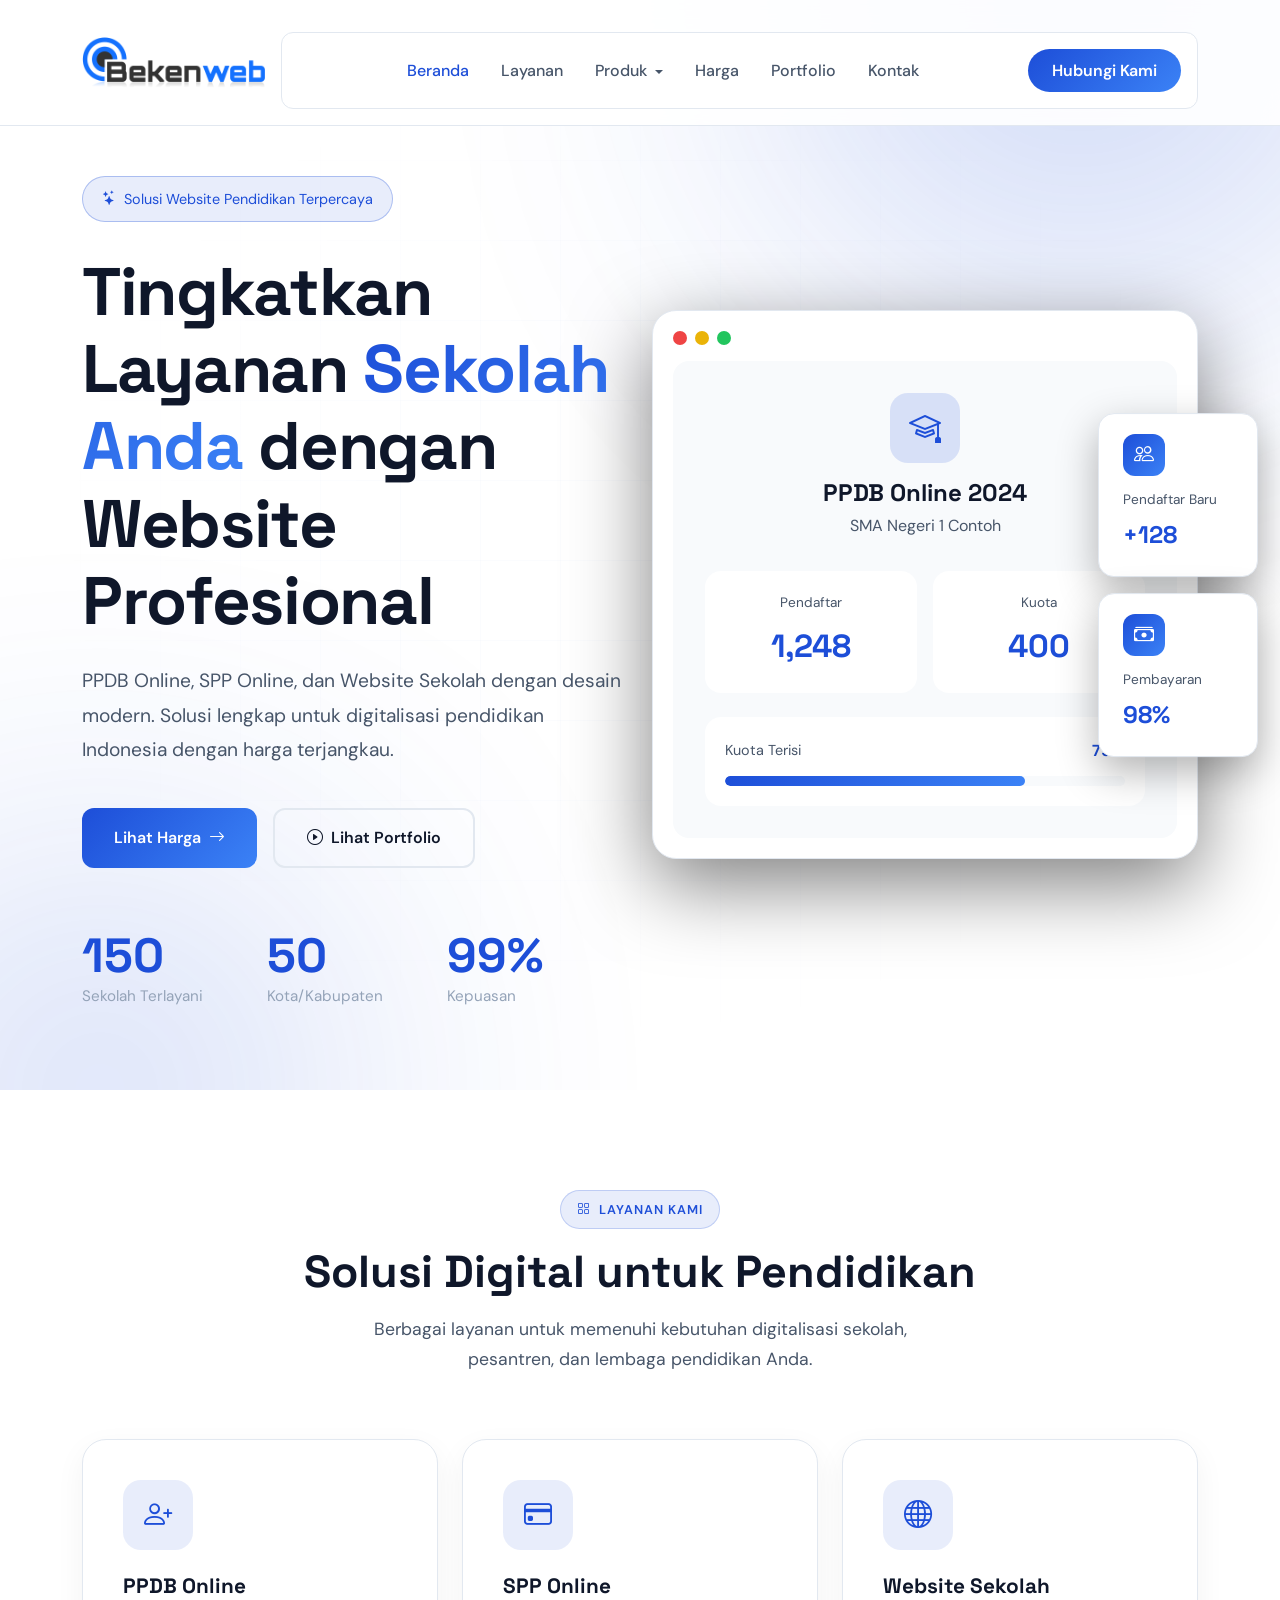
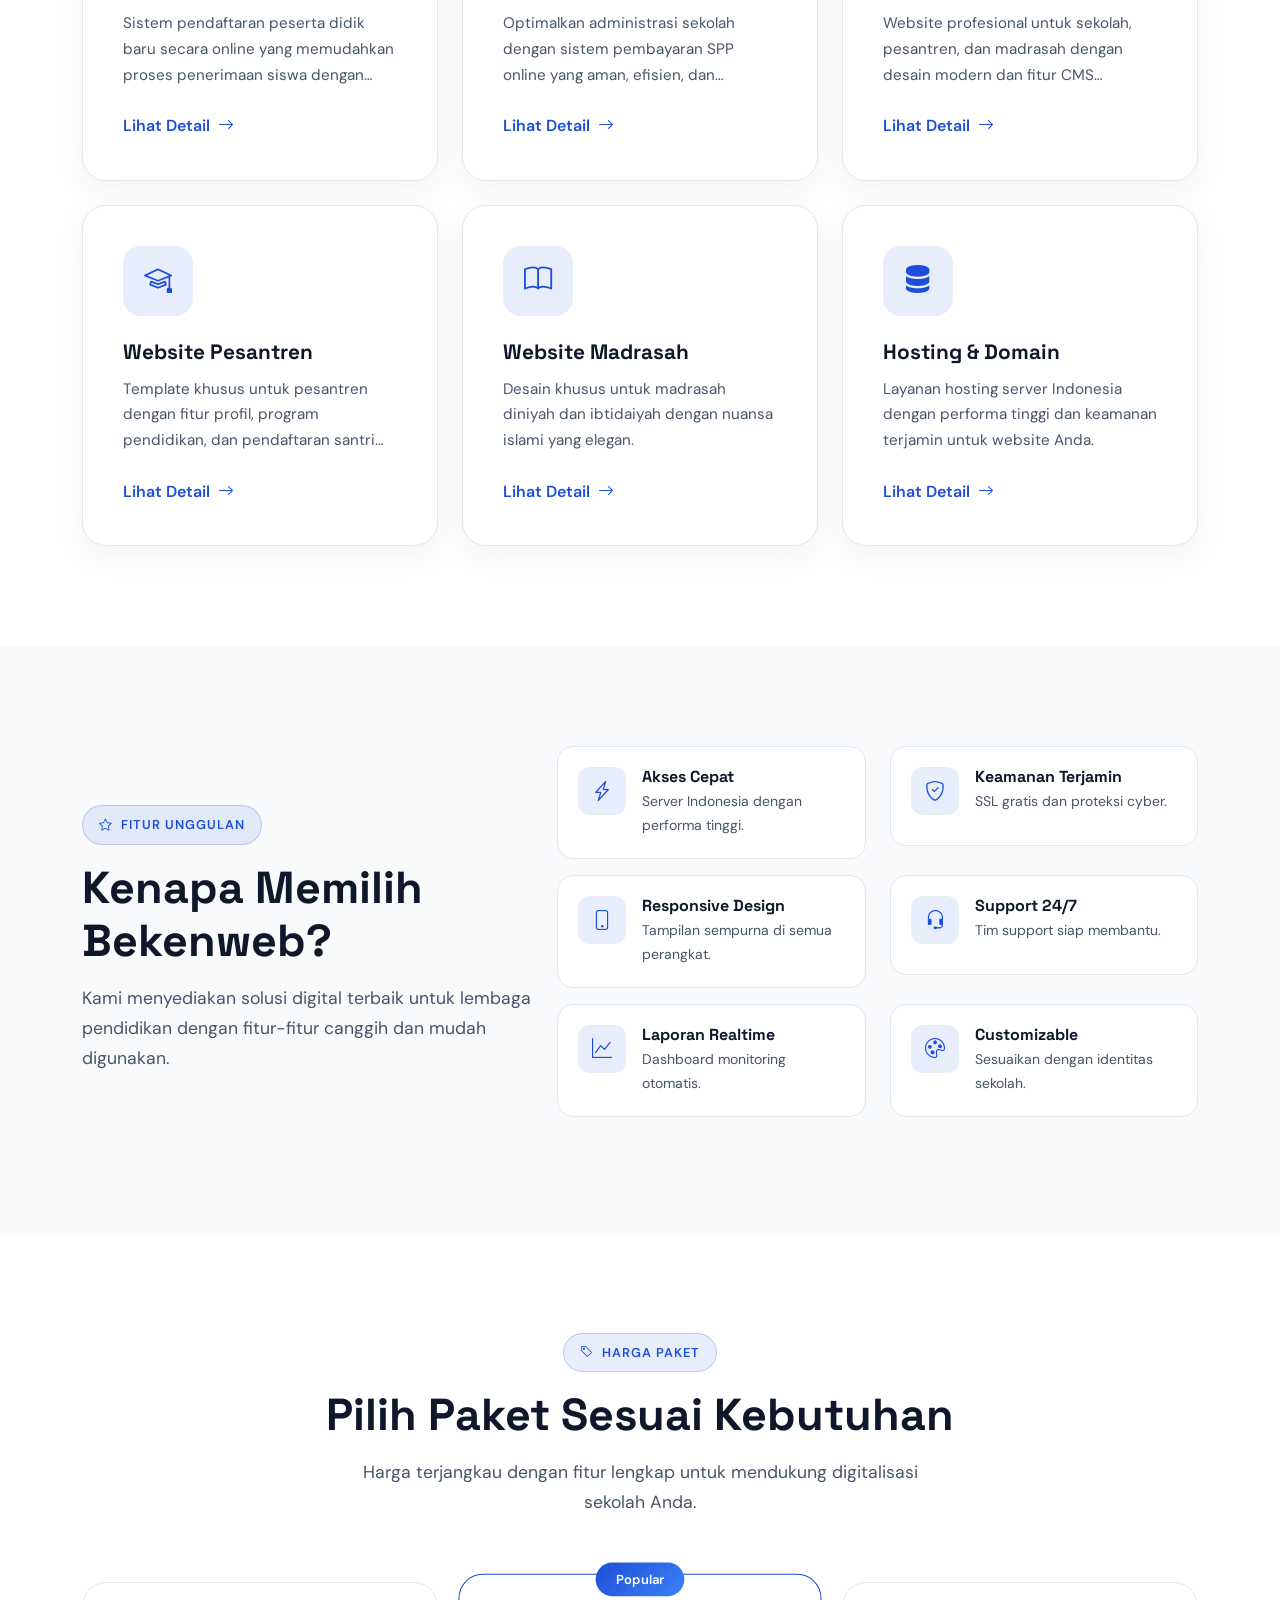
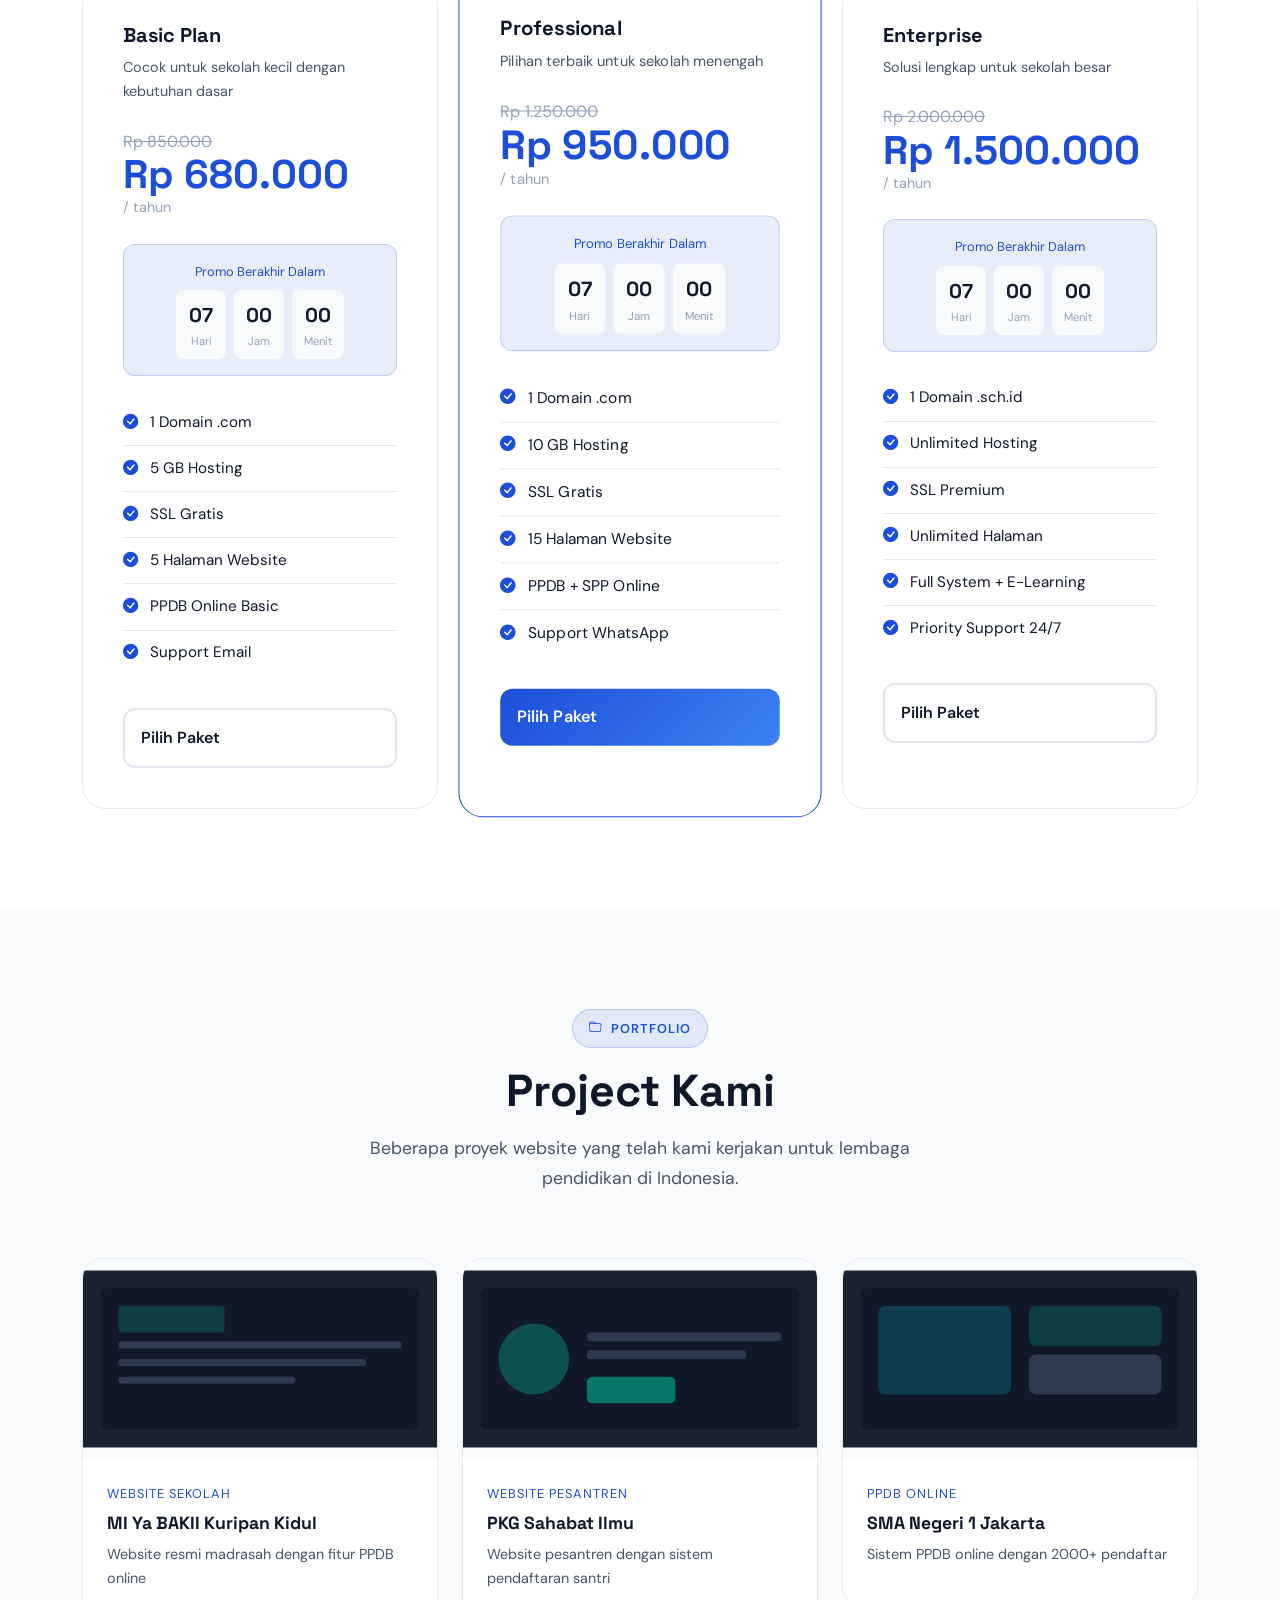
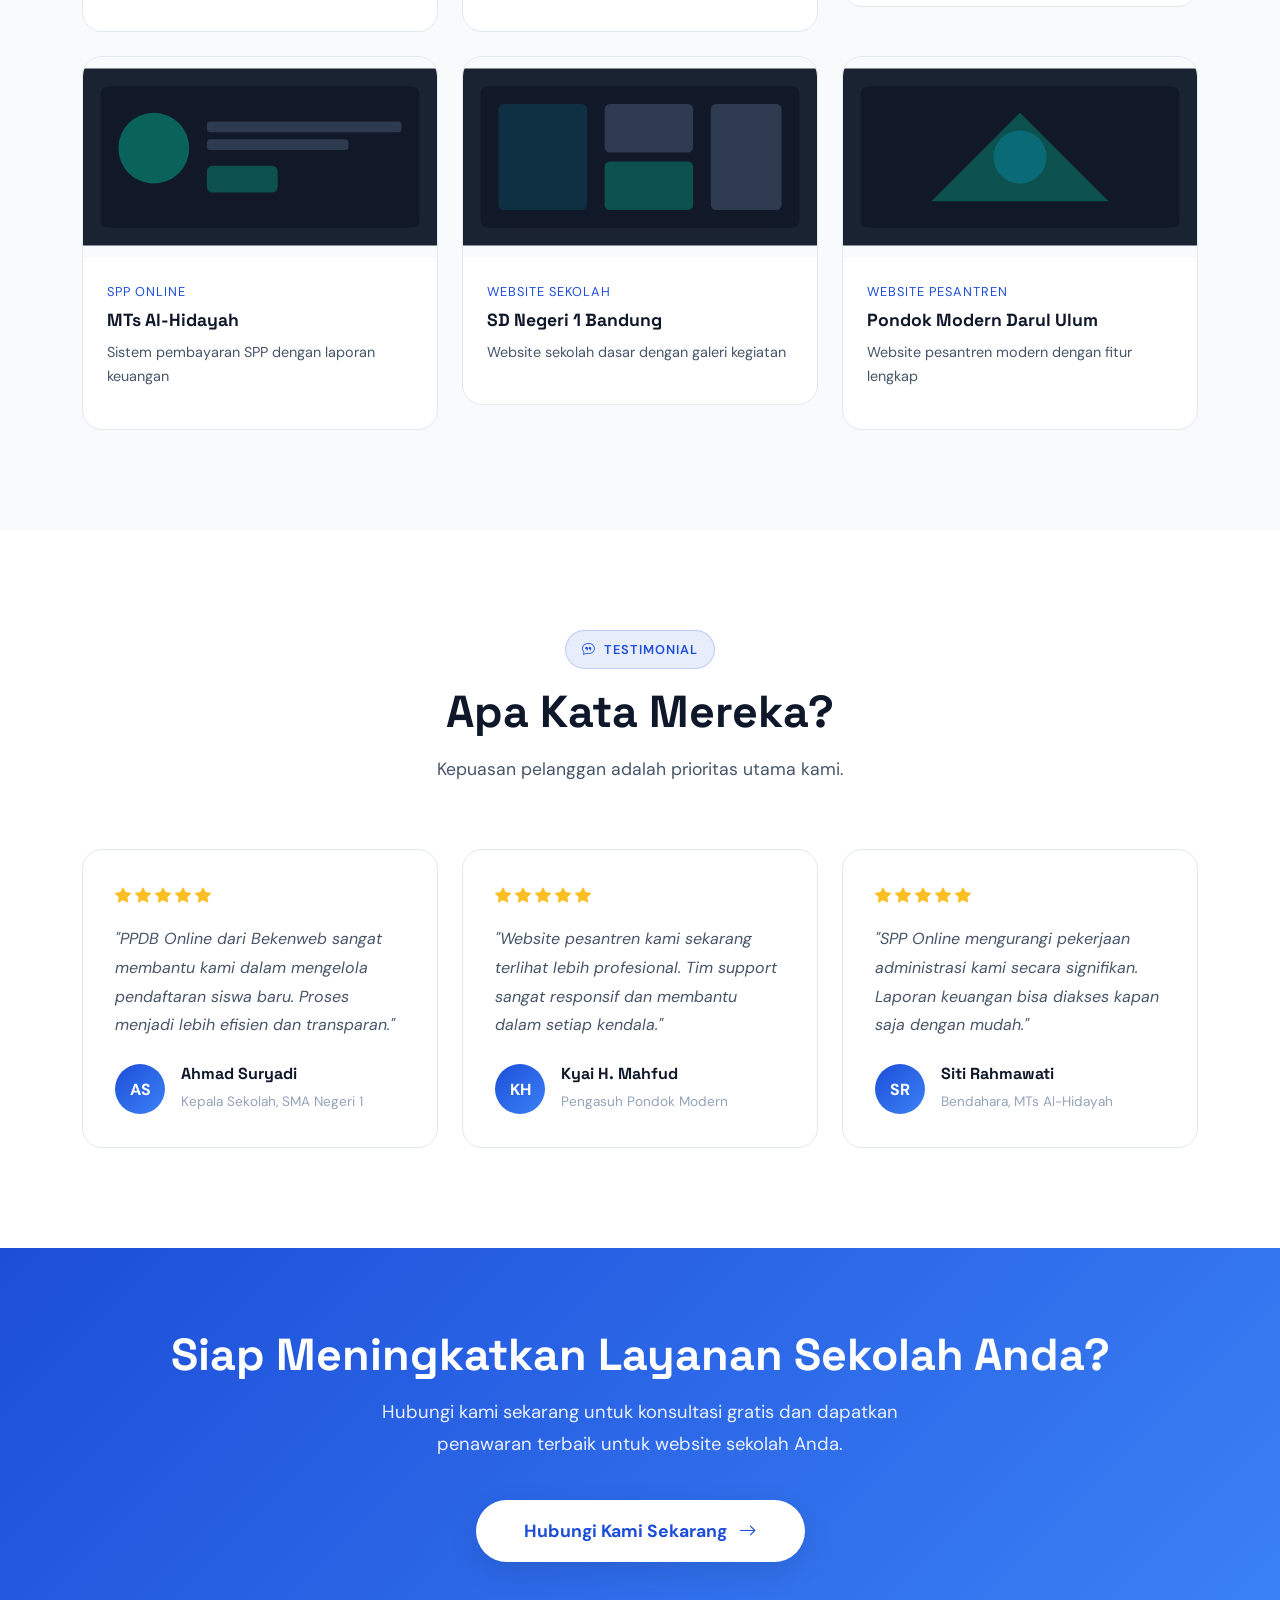
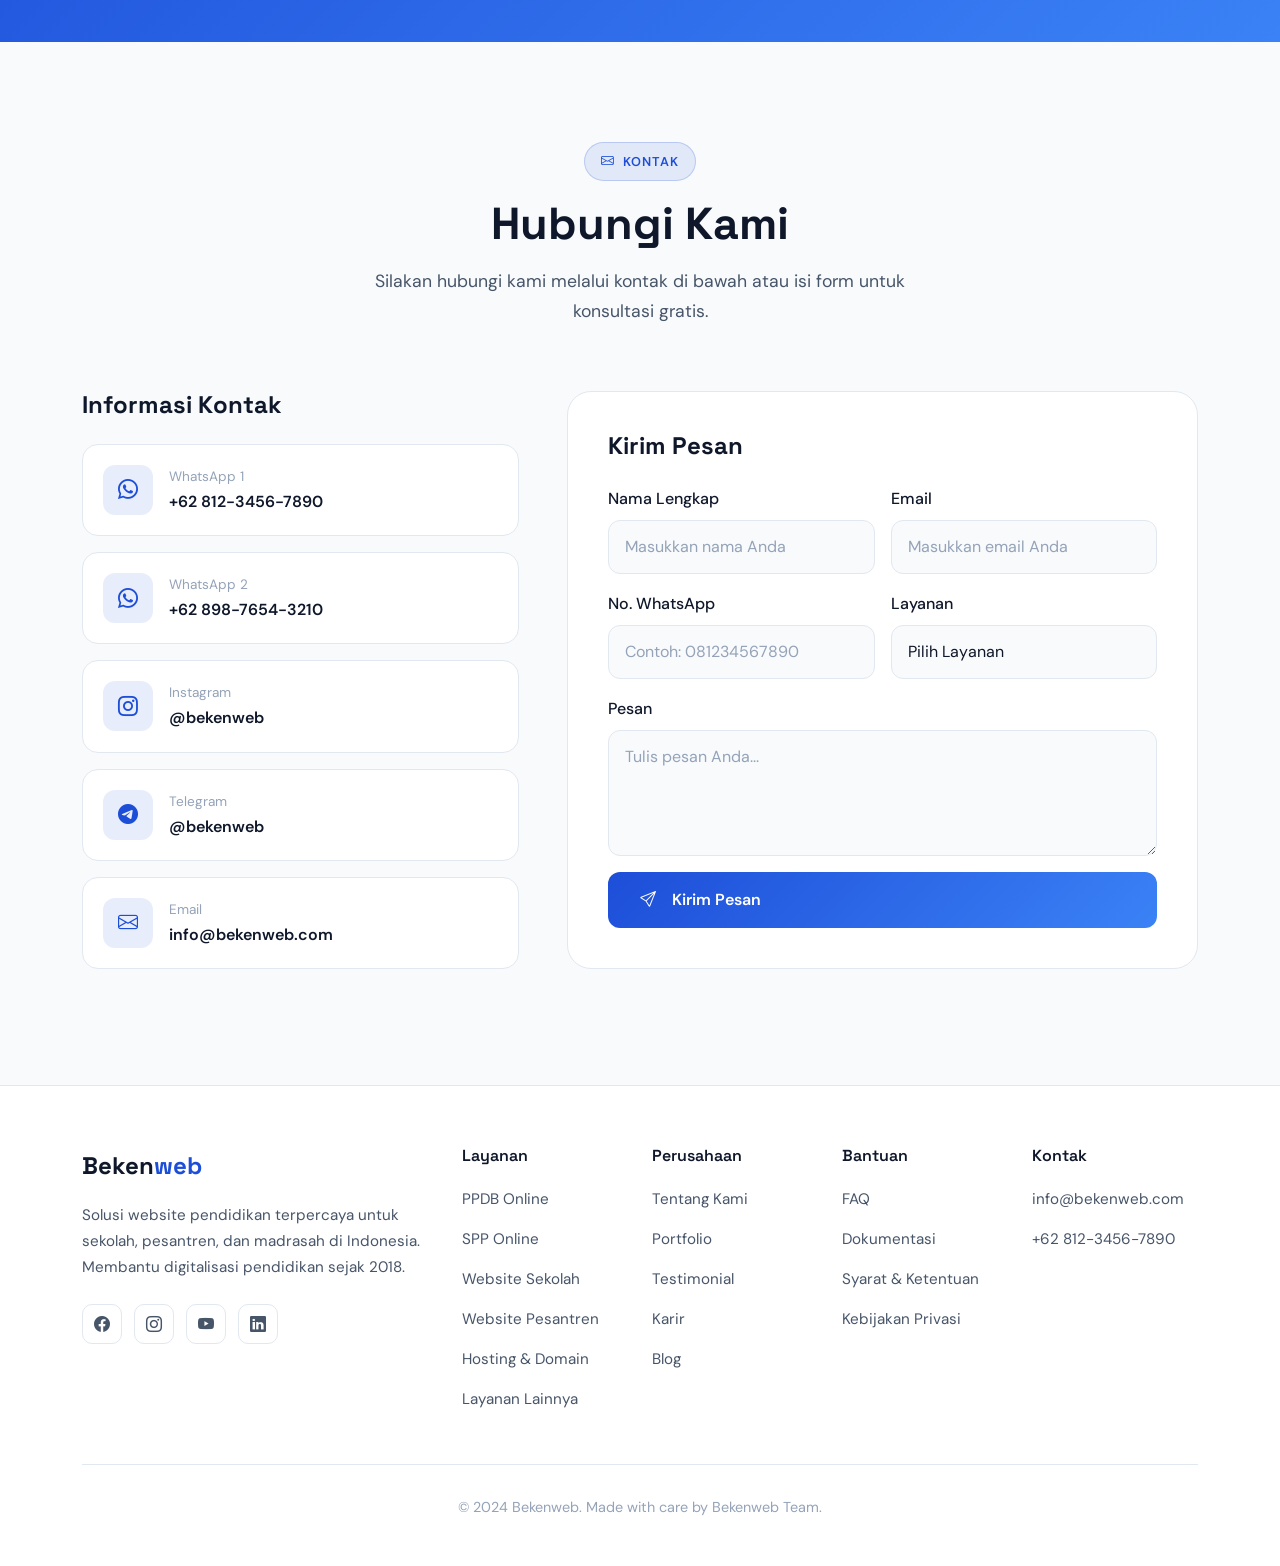
<file: index.html>
<!DOCTYPE html>
<html lang="id">
<head>
    <meta charset="UTF-8">
    <meta name="viewport" content="width=device-width, initial-scale=1.0">
    <title>Bekenweb - Solusi Website Pendidikan Terbaik</title>
    <link rel="icon" type="image/png" href="assets/favicon.png">
    <link href="https://cdn.jsdelivr.net/npm/bootstrap@5.3.2/dist/css/bootstrap.min.css" rel="stylesheet">
    <link href="https://cdn.jsdelivr.net/npm/bootstrap-icons@1.11.1/font/bootstrap-icons.css" rel="stylesheet">
    <link href="https://fonts.googleapis.com/css2?family=Space+Grotesk:wght@400;500;600;700&family=DM+Sans:wght@400;500;600;700&display=swap" rel="stylesheet">
    <link rel="stylesheet" href="style/main.css">
    <script>
        const savedTheme = localStorage.getItem('theme') || 'light';
        document.documentElement.setAttribute('data-theme', savedTheme);
    </script>
</head>
<body>
    <!-- Navbar -->
    <nav class="navbar navbar-expand-lg navbar-custom fixed-top">
        <div class="container">
            <a class="navbar-brand" href="index.html">
                <img src="assets/logo.png" alt="Bekenweb Logo" class="brand-logo">
            </a>
            <button class="navbar-toggler" type="button" data-bs-toggle="collapse" data-bs-target="#navbarNav">
                <span class="navbar-toggler-icon"></span>
            </button>
            <div class="collapse navbar-collapse" id="navbarNav">
                <ul class="navbar-nav mx-auto">
                    <li class="nav-item">
                        <a class="nav-link active" href="#home">Beranda</a>
                    </li>
                    <li class="nav-item">
                        <a class="nav-link" href="#services">Layanan</a>
                    </li>
                    <li class="nav-item dropdown">
                        <a class="nav-link dropdown-toggle" href="#" id="produkDropdown" role="button" data-bs-toggle="dropdown" aria-expanded="false">
                            Produk
                        </a>
                        <ul class="dropdown-menu" aria-labelledby="produkDropdown">
                            <li><a class="dropdown-item" href="ppdb-online.html">PPDB Online</a></li>
                            <li><a class="dropdown-item" href="spp-online.html">SPP Online</a></li>
                        </ul>
                    </li>
                    <li class="nav-item">
                        <a class="nav-link" href="#pricing">Harga</a>
                    </li>
                    <li class="nav-item">
                        <a class="nav-link" href="#portfolio">Portfolio</a>
                    </li>
                    <li class="nav-item">
                        <a class="nav-link" href="#contact">Kontak</a>
                    </li>
                </ul>
                <!-- <div class="theme-toggle" id="theme-toggle" title="Ganti Tema">
                    <i class="bi bi-sun-fill"></i>
                    <i class="bi bi-moon-stars-fill"></i>
                </div> -->
                <a href="#contact" class="btn btn-nav">Hubungi Kami</a>
            </div>
        </div>
    </nav>

    <!-- Hero Section - IMPROVED -->
    <section id="home" class="hero-section">
        <div class="hero-bg">
            <div class="hero-gradient hero-gradient-1"></div>
            <div class="hero-gradient hero-gradient-2"></div>
            <div class="hero-grid"></div>
        </div>
        <div class="container">
            <div class="row align-items-center">
                <div class="col-xl-6 col-lg-6">
                    <div class="hero-content">
                        <div class="hero-badge">
                            <i class="bi bi-stars"></i>
                            Solusi Website Pendidikan Terpercaya
                        </div>
                        <h1 class="hero-title">
                            Tingkatkan Layanan <span class="highlight">Sekolah Anda</span> dengan Website Profesional
                        </h1>
                        <p class="hero-desc">
                            PPDB Online, SPP Online, dan Website Sekolah dengan desain modern. Solusi lengkap untuk digitalisasi pendidikan Indonesia dengan harga terjangkau.
                        </p>
                        <div class="hero-buttons">
                            <a href="#pricing" class="btn btn-primary-custom">
                                Lihat Harga
                                <i class="bi bi-arrow-right"></i>
                            </a>
                            <a href="#portfolio" class="btn btn-secondary-custom">
                                <i class="bi bi-play-circle"></i>
                                Lihat Portfolio
                            </a>
                        </div>
                        <div class="hero-stats">
                            <div class="stat-item">
                                <div class="stat-number">150</div>
                                <div class="stat-label">Sekolah Terlayani</div>
                            </div>
                            <div class="stat-item">
                                <div class="stat-number">50</div>
                                <div class="stat-label">Kota/Kabupaten</div>
                            </div>
                            <div class="stat-item">
                                <div class="stat-number">99%</div>
                                <div class="stat-label">Kepuasan</div>
                            </div>
                        </div>
                    </div>
                </div>
                <div class="col-xl-6 col-lg-6">
                    <div class="hero-image-wrapper">
                        <div class="hero-mockup">
                            <div class="mockup-screen">
                                <div class="mockup-header">
                                    <div class="mockup-dot mockup-dot-red"></div>
                                    <div class="mockup-dot mockup-dot-yellow"></div>
                                    <div class="mockup-dot mockup-dot-green"></div>
                                </div>
                                <div class="mockup-content">
                                    <div class="mockup-header-content">
                                        <div class="mockup-icon">
                                            <i class="bi bi-mortarboard"></i>
                                        </div>
                                        <h4 class="mockup-title">PPDB Online 2024</h4>
                                        <p class="mockup-subtitle">SMA Negeri 1 Contoh</p>
                                    </div>
                                    <div class="mockup-stats">
                                        <div class="mockup-stat-box">
                                            <div class="mockup-stat-label">Pendaftar</div>
                                            <div class="mockup-stat-value">1,248</div>
                                        </div>
                                        <div class="mockup-stat-box">
                                            <div class="mockup-stat-label">Kuota</div>
                                            <div class="mockup-stat-value">400</div>
                                        </div>
                                    </div>
                                    <div class="mockup-progress-section">
                                        <div class="progress-header">
                                            <span class="progress-title">Kuota Terisi</span>
                                            <span class="progress-percent">75%</span>
                                        </div>
                                        <div class="progress-bar-bg">
                                            <div class="progress-bar-fill"></div>
                                        </div>
                                    </div>
                                </div>
                            </div>
                        </div>
                        <!-- Info Cards - Static -->
                        <div class="info-cards">
                            <div class="info-card">
                                <div class="info-card-icon">
                                    <i class="bi bi-people"></i>
                                </div>
                                <div class="info-card-title">Pendaftar Baru</div>
                                <div class="info-card-value">+128</div>
                            </div>
                            <div class="info-card">
                                <div class="info-card-icon">
                                    <i class="bi bi-cash-stack"></i>
                                </div>
                                <div class="info-card-title">Pembayaran</div>
                                <div class="info-card-value">98%</div>
                            </div>
                        </div>
                    </div>
                </div>
            </div>
        </div>
    </section>

    <!-- Services Section -->
    <section id="services" class="services-section">
        <div class="container">
            <div class="section-header">
                <div class="section-badge">
                    <i class="bi bi-grid"></i>
                    Layanan Kami
                </div>
                <h2 class="section-title">Solusi Digital untuk Pendidikan</h2>
                <p class="section-desc">
                    Berbagai layanan untuk memenuhi kebutuhan digitalisasi sekolah, pesantren, dan lembaga pendidikan Anda.
                </p>
            </div>
            <div class="row g-4">
                <div class="col-lg-4 col-md-6">
                    <div class="service-card">
                        <div class="service-icon">
                            <i class="bi bi-person-plus"></i>
                        </div>
                        <h3 class="service-title">PPDB Online</h3>
                        <p class="service-desc">
                            Sistem pendaftaran peserta didik baru secara online yang memudahkan proses penerimaan siswa dengan fitur lengkap dan realtime.
                        </p>
                        <a href="ppdb-online.html" class="service-link">
                            Lihat Detail <i class="bi bi-arrow-right"></i>
                        </a>
                    </div>
                </div>
                <div class="col-lg-4 col-md-6">
                    <div class="service-card">
                        <div class="service-icon">
                            <i class="bi bi-credit-card"></i>
                        </div>
                        <h3 class="service-title">SPP Online</h3>
                        <p class="service-desc">
                            Optimalkan administrasi sekolah dengan sistem pembayaran SPP online yang aman, efisien, dan transparan.
                        </p>
                        <a href="spp-online.html" class="service-link">
                            Lihat Detail <i class="bi bi-arrow-right"></i>
                        </a>
                    </div>
                </div>
                <div class="col-lg-4 col-md-6">
                    <div class="service-card">
                        <div class="service-icon">
                            <i class="bi bi-globe"></i>
                        </div>
                        <h3 class="service-title">Website Sekolah</h3>
                        <p class="service-desc">
                            Website profesional untuk sekolah, pesantren, dan madrasah dengan desain modern dan fitur CMS WordPress.
                        </p>
                        <a href="#pricing" class="service-link">
                            Lihat Detail <i class="bi bi-arrow-right"></i>
                        </a>
                    </div>
                </div>
                <div class="col-lg-4 col-md-6">
                    <div class="service-card">
                        <div class="service-icon">
                            <i class="bi bi-mortarboard"></i>
                        </div>
                        <h3 class="service-title">Website Pesantren</h3>
                        <p class="service-desc">
                            Template khusus untuk pesantren dengan fitur profil, program pendidikan, dan pendaftaran santri online.
                        </p>
                        <a href="#pricing" class="service-link">
                            Lihat Detail <i class="bi bi-arrow-right"></i>
                        </a>
                    </div>
                </div>
                <div class="col-lg-4 col-md-6">
                    <div class="service-card">
                        <div class="service-icon">
                            <i class="bi bi-book"></i>
                        </div>
                        <h3 class="service-title">Website Madrasah</h3>
                        <p class="service-desc">
                            Desain khusus untuk madrasah diniyah dan ibtidaiyah dengan nuansa islami yang elegan.
                        </p>
                        <a href="#pricing" class="service-link">
                            Lihat Detail <i class="bi bi-arrow-right"></i>
                        </a>
                    </div>
                </div>
                <div class="col-lg-4 col-md-6">
                    <div class="service-card">
                        <div class="service-icon">
                            <i class="bi bi-server"></i>
                        </div>
                        <h3 class="service-title">Hosting & Domain</h3>
                        <p class="service-desc">
                            Layanan hosting server Indonesia dengan performa tinggi dan keamanan terjamin untuk website Anda.
                        </p>
                        <a href="#contact" class="service-link">
                            Lihat Detail <i class="bi bi-arrow-right"></i>
                        </a>
                    </div>
                </div>
            </div>
        </div>
    </section>

    <!-- Features Section -->
    <section class="features-section">
        <div class="container">
            <div class="row align-items-center">
                <div class="col-lg-5 mb-5 mb-lg-0">
                    <div class="section-badge">
                        <i class="bi bi-star"></i>
                        Fitur Unggulan
                    </div>
                    <h2 class="section-title text-start">Kenapa Memilih Bekenweb?</h2>
                    <p class="section-desc text-start">
                        Kami menyediakan solusi digital terbaik untuk lembaga pendidikan dengan fitur-fitur canggih dan mudah digunakan.
                    </p>
                </div>
                <div class="col-lg-7">
                    <div class="row">
                        <div class="col-md-6">
                            <div class="feature-item">
                                <div class="feature-icon">
                                    <i class="bi bi-lightning-charge"></i>
                                </div>
                                <div class="feature-content">
                                    <h5>Akses Cepat</h5>
                                    <p>Server Indonesia dengan performa tinggi.</p>
                                </div>
                            </div>
                        </div>
                        <div class="col-md-6">
                            <div class="feature-item">
                                <div class="feature-icon">
                                    <i class="bi bi-shield-check"></i>
                                </div>
                                <div class="feature-content">
                                    <h5>Keamanan Terjamin</h5>
                                    <p>SSL gratis dan proteksi cyber.</p>
                                </div>
                            </div>
                        </div>
                        <div class="col-md-6">
                            <div class="feature-item">
                                <div class="feature-icon">
                                    <i class="bi bi-phone"></i>
                                </div>
                                <div class="feature-content">
                                    <h5>Responsive Design</h5>
                                    <p>Tampilan sempurna di semua perangkat.</p>
                                </div>
                            </div>
                        </div>
                        <div class="col-md-6">
                            <div class="feature-item">
                                <div class="feature-icon">
                                    <i class="bi bi-headset"></i>
                                </div>
                                <div class="feature-content">
                                    <h5>Support 24/7</h5>
                                    <p>Tim support siap membantu.</p>
                                </div>
                            </div>
                        </div>
                        <div class="col-md-6">
                            <div class="feature-item">
                                <div class="feature-icon">
                                    <i class="bi bi-graph-up"></i>
                                </div>
                                <div class="feature-content">
                                    <h5>Laporan Realtime</h5>
                                    <p>Dashboard monitoring otomatis.</p>
                                </div>
                            </div>
                        </div>
                        <div class="col-md-6">
                            <div class="feature-item">
                                <div class="feature-icon">
                                    <i class="bi bi-palette"></i>
                                </div>
                                <div class="feature-content">
                                    <h5>Customizable</h5>
                                    <p>Sesuaikan dengan identitas sekolah.</p>
                                </div>
                            </div>
                        </div>
                    </div>
                </div>
            </div>
        </div>
    </section>

    <!-- Pricing Section -->
    <section id="pricing" class="pricing-section">
        <div class="container">
            <div class="section-header">
                <div class="section-badge">
                    <i class="bi bi-tag"></i>
                    Harga Paket
                </div>
                <h2 class="section-title">Pilih Paket Sesuai Kebutuhan</h2>
                <p class="section-desc">
                    Harga terjangkau dengan fitur lengkap untuk mendukung digitalisasi sekolah Anda.
                </p>
            </div>
            <div class="row g-4 justify-content-center">
                <div class="col-lg-4 col-md-6">
                    <div class="pricing-card">
                        <h3 class="pricing-name">Basic Plan</h3>
                        <p class="pricing-desc">Cocok untuk sekolah kecil dengan kebutuhan dasar</p>
                        <div class="pricing-price">
                            <div class="price-original">Rp 850.000</div>
                            <div class="price-current">Rp 680.000</div>
                            <div class="price-period">/ tahun</div>
                        </div>
                        <div class="countdown-box">
                            <div class="countdown-label">Promo Berakhir Dalam</div>
                            <div class="countdown-timer">
                                <div class="countdown-item">
                                    <div class="countdown-number">07</div>
                                    <div class="countdown-text">Hari</div>
                                </div>
                                <div class="countdown-item">
                                    <div class="countdown-number">12</div>
                                    <div class="countdown-text">Jam</div>
                                </div>
                                <div class="countdown-item">
                                    <div class="countdown-number">45</div>
                                    <div class="countdown-text">Menit</div>
                                </div>
                            </div>
                        </div>
                        <ul class="pricing-features">
                            <li><i class="bi bi-check-circle-fill"></i> 1 Domain .com</li>
                            <li><i class="bi bi-check-circle-fill"></i> 5 GB Hosting</li>
                            <li><i class="bi bi-check-circle-fill"></i> SSL Gratis</li>
                            <li><i class="bi bi-check-circle-fill"></i> 5 Halaman Website</li>
                            <li><i class="bi bi-check-circle-fill"></i> PPDB Online Basic</li>
                            <li><i class="bi bi-check-circle-fill"></i> Support Email</li>
                        </ul>
                        <a href="#contact" class="btn btn-secondary-custom btn-pricing">Pilih Paket</a>
                    </div>
                </div>
                <div class="col-lg-4 col-md-6">
                    <div class="pricing-card featured">
                        <h3 class="pricing-name">Professional</h3>
                        <p class="pricing-desc">Pilihan terbaik untuk sekolah menengah</p>
                        <div class="pricing-price">
                            <div class="price-original">Rp 1.250.000</div>
                            <div class="price-current">Rp 950.000</div>
                            <div class="price-period">/ tahun</div>
                        </div>
                        <div class="countdown-box">
                            <div class="countdown-label">Promo Berakhir Dalam</div>
                            <div class="countdown-timer">
                                <div class="countdown-item">
                                    <div class="countdown-number">07</div>
                                    <div class="countdown-text">Hari</div>
                                </div>
                                <div class="countdown-item">
                                    <div class="countdown-number">12</div>
                                    <div class="countdown-text">Jam</div>
                                </div>
                                <div class="countdown-item">
                                    <div class="countdown-number">45</div>
                                    <div class="countdown-text">Menit</div>
                                </div>
                            </div>
                        </div>
                        <ul class="pricing-features">
                            <li><i class="bi bi-check-circle-fill"></i> 1 Domain .com</li>
                            <li><i class="bi bi-check-circle-fill"></i> 10 GB Hosting</li>
                            <li><i class="bi bi-check-circle-fill"></i> SSL Gratis</li>
                            <li><i class="bi bi-check-circle-fill"></i> 15 Halaman Website</li>
                            <li><i class="bi bi-check-circle-fill"></i> PPDB + SPP Online</li>
                            <li><i class="bi bi-check-circle-fill"></i> Support WhatsApp</li>
                        </ul>
                        <a href="#contact" class="btn btn-primary-custom btn-pricing">Pilih Paket</a>
                    </div>
                </div>
                <div class="col-lg-4 col-md-6">
                    <div class="pricing-card">
                        <h3 class="pricing-name">Enterprise</h3>
                        <p class="pricing-desc">Solusi lengkap untuk sekolah besar</p>
                        <div class="pricing-price">
                            <div class="price-original">Rp 2.000.000</div>
                            <div class="price-current">Rp 1.500.000</div>
                            <div class="price-period">/ tahun</div>
                        </div>
                        <div class="countdown-box">
                            <div class="countdown-label">Promo Berakhir Dalam</div>
                            <div class="countdown-timer">
                                <div class="countdown-item">
                                    <div class="countdown-number">07</div>
                                    <div class="countdown-text">Hari</div>
                                </div>
                                <div class="countdown-item">
                                    <div class="countdown-number">12</div>
                                    <div class="countdown-text">Jam</div>
                                </div>
                                <div class="countdown-item">
                                    <div class="countdown-number">45</div>
                                    <div class="countdown-text">Menit</div>
                                </div>
                            </div>
                        </div>
                        <ul class="pricing-features">
                            <li><i class="bi bi-check-circle-fill"></i> 1 Domain .sch.id</li>
                            <li><i class="bi bi-check-circle-fill"></i> Unlimited Hosting</li>
                            <li><i class="bi bi-check-circle-fill"></i> SSL Premium</li>
                            <li><i class="bi bi-check-circle-fill"></i> Unlimited Halaman</li>
                            <li><i class="bi bi-check-circle-fill"></i> Full System + E-Learning</li>
                            <li><i class="bi bi-check-circle-fill"></i> Priority Support 24/7</li>
                        </ul>
                        <a href="#contact" class="btn btn-secondary-custom btn-pricing">Pilih Paket</a>
                    </div>
                </div>
            </div>
        </div>
    </section>

    <!-- Portfolio Section -->
    <section id="portfolio" class="portfolio-section">
        <div class="container">
            <div class="section-header">
                <div class="section-badge">
                    <i class="bi bi-folder"></i>
                    Portfolio
                </div>
                <h2 class="section-title">Project Kami</h2>
                <p class="section-desc">
                    Beberapa proyek website yang telah kami kerjakan untuk lembaga pendidikan di Indonesia.
                </p>
            </div>
            <div class="row g-4">
                <div class="col-lg-4 col-md-6">
                    <div class="portfolio-card">
                        <div class="portfolio-image">
                            <svg viewBox="0 0 400 200" style="width: 100%; height: 100%;">
                                <rect fill="#1a2332" width="400" height="200"/>
                                <rect fill="#111827" x="20" y="20" width="360" height="160" rx="8"/>
                                <rect fill="#00d4aa" opacity="0.2" x="40" y="40" width="120" height="30" rx="4"/>
                                <rect fill="#2d3a4f" x="40" y="80" width="320" height="8" rx="4"/>
                                <rect fill="#2d3a4f" x="40" y="100" width="280" height="8" rx="4"/>
                                <rect fill="#2d3a4f" x="40" y="120" width="200" height="8" rx="4"/>
                            </svg>
                            <div class="portfolio-overlay">
                                <button class="btn-view">Lihat Detail</button>
                            </div>
                        </div>
                        <div class="portfolio-content">
                            <div class="portfolio-category">Website Sekolah</div>
                            <h4 class="portfolio-title">MI Ya BAKII Kuripan Kidul</h4>
                            <p class="portfolio-desc">Website resmi madrasah dengan fitur PPDB online</p>
                        </div>
                    </div>
                </div>
                <div class="col-lg-4 col-md-6">
                    <div class="portfolio-card">
                        <div class="portfolio-image">
                            <svg viewBox="0 0 400 200" style="width: 100%; height: 100%;">
                                <rect fill="#1a2332" width="400" height="200"/>
                                <rect fill="#111827" x="20" y="20" width="360" height="160" rx="8"/>
                                <circle fill="#00d4aa" opacity="0.3" cx="80" cy="100" r="40"/>
                                <rect fill="#2d3a4f" x="140" y="70" width="220" height="10" rx="4"/>
                                <rect fill="#2d3a4f" x="140" y="90" width="180" height="10" rx="4"/>
                                <rect fill="#00d4aa" opacity="0.5" x="140" y="120" width="100" height="30" rx="6"/>
                            </svg>
                            <div class="portfolio-overlay">
                                <button class="btn-view">Lihat Detail</button>
                            </div>
                        </div>
                        <div class="portfolio-content">
                            <div class="portfolio-category">Website Pesantren</div>
                            <h4 class="portfolio-title">PKG Sahabat Ilmu</h4>
                            <p class="portfolio-desc">Website pesantren dengan sistem pendaftaran santri</p>
                        </div>
                    </div>
                </div>
                <div class="col-lg-4 col-md-6">
                    <div class="portfolio-card">
                        <div class="portfolio-image">
                            <svg viewBox="0 0 400 200" style="width: 100%; height: 100%;">
                                <rect fill="#1a2332" width="400" height="200"/>
                                <rect fill="#111827" x="20" y="20" width="360" height="160" rx="8"/>
                                <rect fill="#0891b2" opacity="0.3" x="40" y="40" width="150" height="100" rx="8"/>
                                <rect fill="#00d4aa" opacity="0.2" x="210" y="40" width="150" height="45" rx="8"/>
                                <rect fill="#2d3a4f" x="210" y="95" width="150" height="45" rx="8"/>
                            </svg>
                            <div class="portfolio-overlay">
                                <button class="btn-view">Lihat Detail</button>
                            </div>
                        </div>
                        <div class="portfolio-content">
                            <div class="portfolio-category">PPDB Online</div>
                            <h4 class="portfolio-title">SMA Negeri 1 Jakarta</h4>
                            <p class="portfolio-desc">Sistem PPDB online dengan 2000+ pendaftar</p>
                        </div>
                    </div>
                </div>
                <div class="col-lg-4 col-md-6">
                    <div class="portfolio-card">
                        <div class="portfolio-image">
                            <svg viewBox="0 0 400 200" style="width: 100%; height: 100%;">
                                <rect fill="#1a2332" width="400" height="200"/>
                                <rect fill="#111827" x="20" y="20" width="360" height="160" rx="8"/>
                                <rect fill="#00d4aa" opacity="0.4" x="40" y="50" width="80" height="80" rx="40"/>
                                <rect fill="#2d3a4f" x="140" y="60" width="220" height="12" rx="4"/>
                                <rect fill="#2d3a4f" x="140" y="80" width="160" height="12" rx="4"/>
                                <rect fill="#00d4aa" opacity="0.3" x="140" y="110" width="80" height="30" rx="6"/>
                            </svg>
                            <div class="portfolio-overlay">
                                <button class="btn-view">Lihat Detail</button>
                            </div>
                        </div>
                        <div class="portfolio-content">
                            <div class="portfolio-category">SPP Online</div>
                            <h4 class="portfolio-title">MTs Al-Hidayah</h4>
                            <p class="portfolio-desc">Sistem pembayaran SPP dengan laporan keuangan</p>
                        </div>
                    </div>
                </div>
                <div class="col-lg-4 col-md-6">
                    <div class="portfolio-card">
                        <div class="portfolio-image">
                            <svg viewBox="0 0 400 200" style="width: 100%; height: 100%;">
                                <rect fill="#1a2332" width="400" height="200"/>
                                <rect fill="#111827" x="20" y="20" width="360" height="160" rx="8"/>
                                <rect fill="#0891b2" opacity="0.2" x="40" y="40" width="100" height="120" rx="6"/>
                                <rect fill="#2d3a4f" x="160" y="40" width="100" height="55" rx="6"/>
                                <rect fill="#00d4aa" opacity="0.3" x="160" y="105" width="100" height="55" rx="6"/>
                                <rect fill="#2d3a4f" x="280" y="40" width="80" height="120" rx="6"/>
                            </svg>
                            <div class="portfolio-overlay">
                                <button class="btn-view">Lihat Detail</button>
                            </div>
                        </div>
                        <div class="portfolio-content">
                            <div class="portfolio-category">Website Sekolah</div>
                            <h4 class="portfolio-title">SD Negeri 1 Bandung</h4>
                            <p class="portfolio-desc">Website sekolah dasar dengan galeri kegiatan</p>
                        </div>
                    </div>
                </div>
                <div class="col-lg-4 col-md-6">
                    <div class="portfolio-card">
                        <div class="portfolio-image">
                            <svg viewBox="0 0 400 200" style="width: 100%; height: 100%;">
                                <rect fill="#1a2332" width="400" height="200"/>
                                <rect fill="#111827" x="20" y="20" width="360" height="160" rx="8"/>
                                <polygon fill="#00d4aa" opacity="0.3" points="100,150 200,50 300,150"/>
                                <circle fill="#0891b2" opacity="0.4" cx="200" cy="100" r="30"/>
                            </svg>
                            <div class="portfolio-overlay">
                                <button class="btn-view">Lihat Detail</button>
                            </div>
                        </div>
                        <div class="portfolio-content">
                            <div class="portfolio-category">Website Pesantren</div>
                            <h4 class="portfolio-title">Pondok Modern Darul Ulum</h4>
                            <p class="portfolio-desc">Website pesantren modern dengan fitur lengkap</p>
                        </div>
                    </div>
                </div>
            </div>
        </div>
    </section>

    <!-- Testimonials Section -->
    <section class="testimonials-section">
        <div class="container">
            <div class="section-header">
                <div class="section-badge">
                    <i class="bi bi-chat-quote"></i>
                    Testimonial
                </div>
                <h2 class="section-title">Apa Kata Mereka?</h2>
                <p class="section-desc">
                    Kepuasan pelanggan adalah prioritas utama kami.
                </p>
            </div>
            <div class="row g-4">
                <div class="col-lg-4">
                    <div class="testimonial-card">
                        <div class="testimonial-stars">
                            <i class="bi bi-star-fill"></i>
                            <i class="bi bi-star-fill"></i>
                            <i class="bi bi-star-fill"></i>
                            <i class="bi bi-star-fill"></i>
                            <i class="bi bi-star-fill"></i>
                        </div>
                        <p class="testimonial-text">
                            "PPDB Online dari Bekenweb sangat membantu kami dalam mengelola pendaftaran siswa baru. Proses menjadi lebih efisien dan transparan."
                        </p>
                        <div class="testimonial-author">
                            <div class="author-avatar">AS</div>
                            <div class="author-info">
                                <h6>Ahmad Suryadi</h6>
                                <span>Kepala Sekolah, SMA Negeri 1</span>
                            </div>
                        </div>
                    </div>
                </div>
                <div class="col-lg-4">
                    <div class="testimonial-card">
                        <div class="testimonial-stars">
                            <i class="bi bi-star-fill"></i>
                            <i class="bi bi-star-fill"></i>
                            <i class="bi bi-star-fill"></i>
                            <i class="bi bi-star-fill"></i>
                            <i class="bi bi-star-fill"></i>
                        </div>
                        <p class="testimonial-text">
                            "Website pesantren kami sekarang terlihat lebih profesional. Tim support sangat responsif dan membantu dalam setiap kendala."
                        </p>
                        <div class="testimonial-author">
                            <div class="author-avatar">KH</div>
                            <div class="author-info">
                                <h6>Kyai H. Mahfud</h6>
                                <span>Pengasuh Pondok Modern</span>
                            </div>
                        </div>
                    </div>
                </div>
                <div class="col-lg-4">
                    <div class="testimonial-card">
                        <div class="testimonial-stars">
                            <i class="bi bi-star-fill"></i>
                            <i class="bi bi-star-fill"></i>
                            <i class="bi bi-star-fill"></i>
                            <i class="bi bi-star-fill"></i>
                            <i class="bi bi-star-fill"></i>
                        </div>
                        <p class="testimonial-text">
                            "SPP Online mengurangi pekerjaan administrasi kami secara signifikan. Laporan keuangan bisa diakses kapan saja dengan mudah."
                        </p>
                        <div class="testimonial-author">
                            <div class="author-avatar">SR</div>
                            <div class="author-info">
                                <h6>Siti Rahmawati</h6>
                                <span>Bendahara, MTs Al-Hidayah</span>
                            </div>
                        </div>
                    </div>
                </div>
            </div>
        </div>
    </section>

    <!-- CTA Section -->
    <section class="cta-section">
        <div class="container">
            <div class="cta-content">
                <h2 class="cta-title">Siap Meningkatkan Layanan Sekolah Anda?</h2>
                <p class="cta-desc">
                    Hubungi kami sekarang untuk konsultasi gratis dan dapatkan penawaran terbaik untuk website sekolah Anda.
                </p>
                <a href="#contact" class="btn btn-cta">
                    Hubungi Kami Sekarang
                    <i class="bi bi-arrow-right ms-2"></i>
                </a>
            </div>
        </div>
    </section>

    <!-- Contact Section -->
    <section id="contact" class="contact-section">
        <div class="container">
            <div class="section-header">
                <div class="section-badge">
                    <i class="bi bi-envelope"></i>
                    Kontak
                </div>
                <h2 class="section-title">Hubungi Kami</h2>
                <p class="section-desc">
                    Silakan hubungi kami melalui kontak di bawah atau isi form untuk konsultasi gratis.
                </p>
            </div>
            <div class="row g-5">
                <div class="col-lg-5">
                    <h4 class="mb-4">Informasi Kontak</h4>
                    <a href="https://wa.me/6281234567890" class="contact-info-card">
                        <div class="contact-icon">
                            <i class="bi bi-whatsapp"></i>
                        </div>
                        <div>
                            <div class="contact-label">WhatsApp 1</div>
                            <div class="contact-value">+62 812-3456-7890</div>
                        </div>
                    </a>
                    <a href="https://wa.me/6289876543210" class="contact-info-card">
                        <div class="contact-icon">
                            <i class="bi bi-whatsapp"></i>
                        </div>
                        <div>
                            <div class="contact-label">WhatsApp 2</div>
                            <div class="contact-value">+62 898-7654-3210</div>
                        </div>
                    </a>
                    <a href="https://instagram.com/bekenweb" class="contact-info-card">
                        <div class="contact-icon">
                            <i class="bi bi-instagram"></i>
                        </div>
                        <div>
                            <div class="contact-label">Instagram</div>
                            <div class="contact-value">@bekenweb</div>
                        </div>
                    </a>
                    <a href="https://t.me/bekenweb" class="contact-info-card">
                        <div class="contact-icon">
                            <i class="bi bi-telegram"></i>
                        </div>
                        <div>
                            <div class="contact-label">Telegram</div>
                            <div class="contact-value">@bekenweb</div>
                        </div>
                    </a>
                    <a href="mailto:info@bekenweb.com" class="contact-info-card">
                        <div class="contact-icon">
                            <i class="bi bi-envelope"></i>
                        </div>
                        <div>
                            <div class="contact-label">Email</div>
                            <div class="contact-value">info@bekenweb.com</div>
                        </div>
                    </a>
                </div>
                <div class="col-lg-7">
                    <div class="contact-form">
                        <h4 class="mb-4">Kirim Pesan</h4>
                        <form id="contactForm">
                            <div class="row g-3">
                                <div class="col-md-6">
                                    <label class="form-label">Nama Lengkap</label>
                                    <input type="text" class="form-control" placeholder="Masukkan nama Anda" required>
                                </div>
                                <div class="col-md-6">
                                    <label class="form-label">Email</label>
                                    <input type="email" class="form-control" placeholder="Masukkan email Anda" required>
                                </div>
                                <div class="col-md-6">
                                    <label class="form-label">No. WhatsApp</label>
                                    <input type="tel" class="form-control" placeholder="Contoh: 081234567890" required>
                                </div>
                                <div class="col-md-6">
                                    <label class="form-label">Layanan</label>
                                    <select class="form-control" required>
                                        <option value="">Pilih Layanan</option>
                                        <option value="ppdb">PPDB Online</option>
                                        <option value="spp">SPP Online</option>
                                        <option value="website">Website Sekolah</option>
                                        <option value="pesantren">Website Pesantren</option>
                                        <option value="other">Lainnya</option>
                                    </select>
                                </div>
                                <div class="col-12">
                                    <label class="form-label">Pesan</label>
                                    <textarea class="form-control" rows="4" placeholder="Tulis pesan Anda..." required></textarea>
                                </div>
                                <div class="col-12">
                                    <button type="submit" class="btn btn-primary-custom w-100">
                                        <i class="bi bi-send me-2"></i>
                                        Kirim Pesan
                                    </button>
                                </div>
                            </div>
                        </form>
                    </div>
                </div>
            </div>
        </div>
    </section>

    <!-- Footer -->
    <footer class="footer">
        <div class="container">
            <div class="row g-4">
                <div class="col-lg-4">
                    <div class="footer-brand">Beken<span>web</span></div>
                    <p class="footer-desc">
                        Solusi website pendidikan terpercaya untuk sekolah, pesantren, dan madrasah di Indonesia. Membantu digitalisasi pendidikan sejak 2018.
                    </p>
                    <div class="footer-social">
                        <a href="#" class="social-link"><i class="bi bi-facebook"></i></a>
                        <a href="#" class="social-link"><i class="bi bi-instagram"></i></a>
                        <a href="#" class="social-link"><i class="bi bi-youtube"></i></a>
                        <a href="#" class="social-link"><i class="bi bi-linkedin"></i></a>
                    </div>
                </div>
                <div class="col-lg-2 col-md-4">
                    <h5 class="footer-title">Layanan</h5>
                    <ul class="footer-links">
                        <li><a href="#">PPDB Online</a></li>
                        <li><a href="#">SPP Online</a></li>
                        <li><a href="#">Website Sekolah</a></li>
                        <li><a href="#">Website Pesantren</a></li>
                        <li><a href="#">Hosting & Domain</a></li>
                        <li><a href="services.html">Layanan Lainnya</a></li>
                    </ul>
                </div>
                <div class="col-lg-2 col-md-4">
                    <h5 class="footer-title">Perusahaan</h5>
                    <ul class="footer-links">
                        <li><a href="#">Tentang Kami</a></li>
                        <li><a href="#">Portfolio</a></li>
                        <li><a href="#">Testimonial</a></li>
                        <li><a href="#">Karir</a></li>
                        <li><a href="#">Blog</a></li>
                    </ul>
                </div>
                <div class="col-lg-2 col-md-4">
                    <h5 class="footer-title">Bantuan</h5>
                    <ul class="footer-links">
                        <li><a href="#">FAQ</a></li>
                        <li><a href="#">Dokumentasi</a></li>
                        <li><a href="terms.html">Syarat & Ketentuan</a></li>
                        <li><a href="#">Kebijakan Privasi</a></li>
                    </ul>
                </div>
                <div class="col-lg-2">
                    <h5 class="footer-title">Kontak</h5>
                    <ul class="footer-links">
                        <li><a href="mailto:info@bekenweb.com">info@bekenweb.com</a></li>
                        <li><a href="tel:+6281234567890">+62 812-3456-7890</a></li>
                    </ul>
                </div>
            </div>
            <div class="footer-bottom">
                <p>&copy; 2024 Bekenweb. Made with care by Bekenweb Team.</p>
            </div>
        </div>
    </footer>

    <script src="https://cdn.jsdelivr.net/npm/bootstrap@5.3.2/dist/js/bootstrap.bundle.min.js"></script>
    <script src="js/main.js"></script>
</body>
</html>
</file>
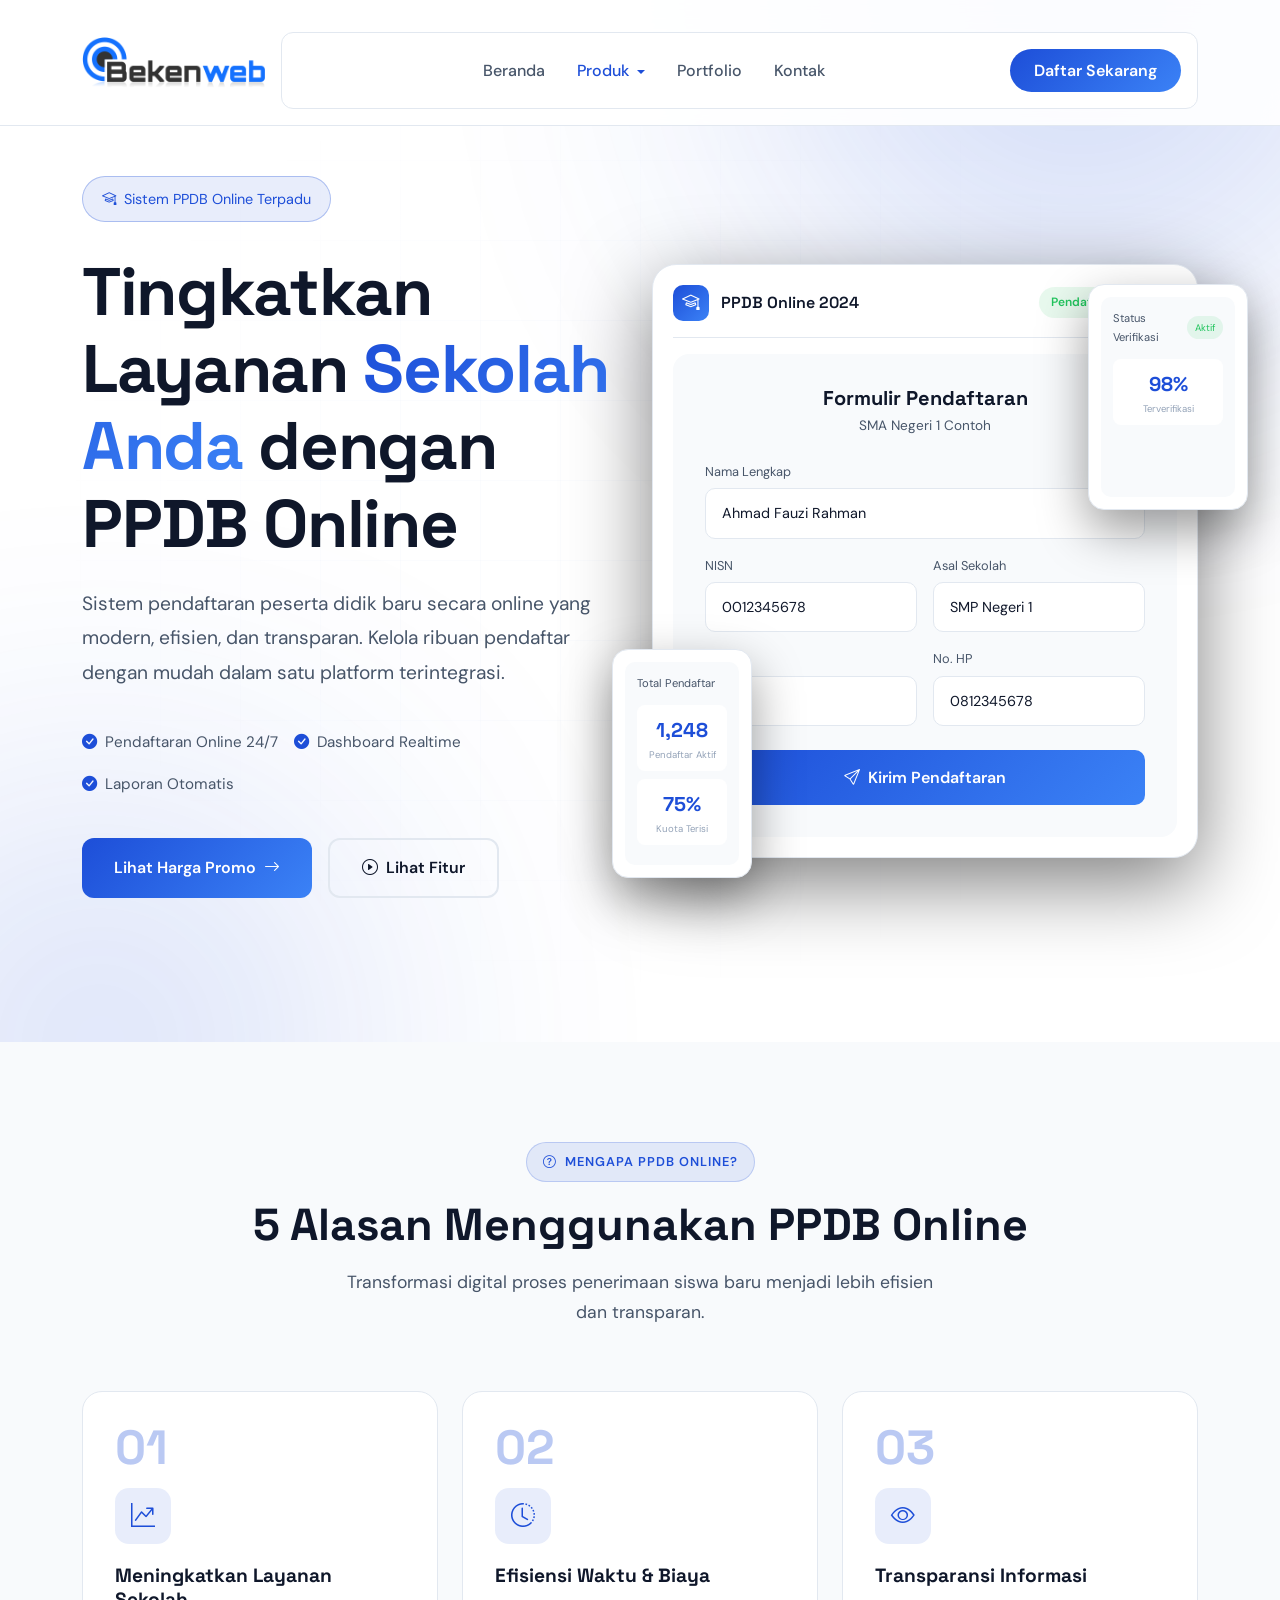
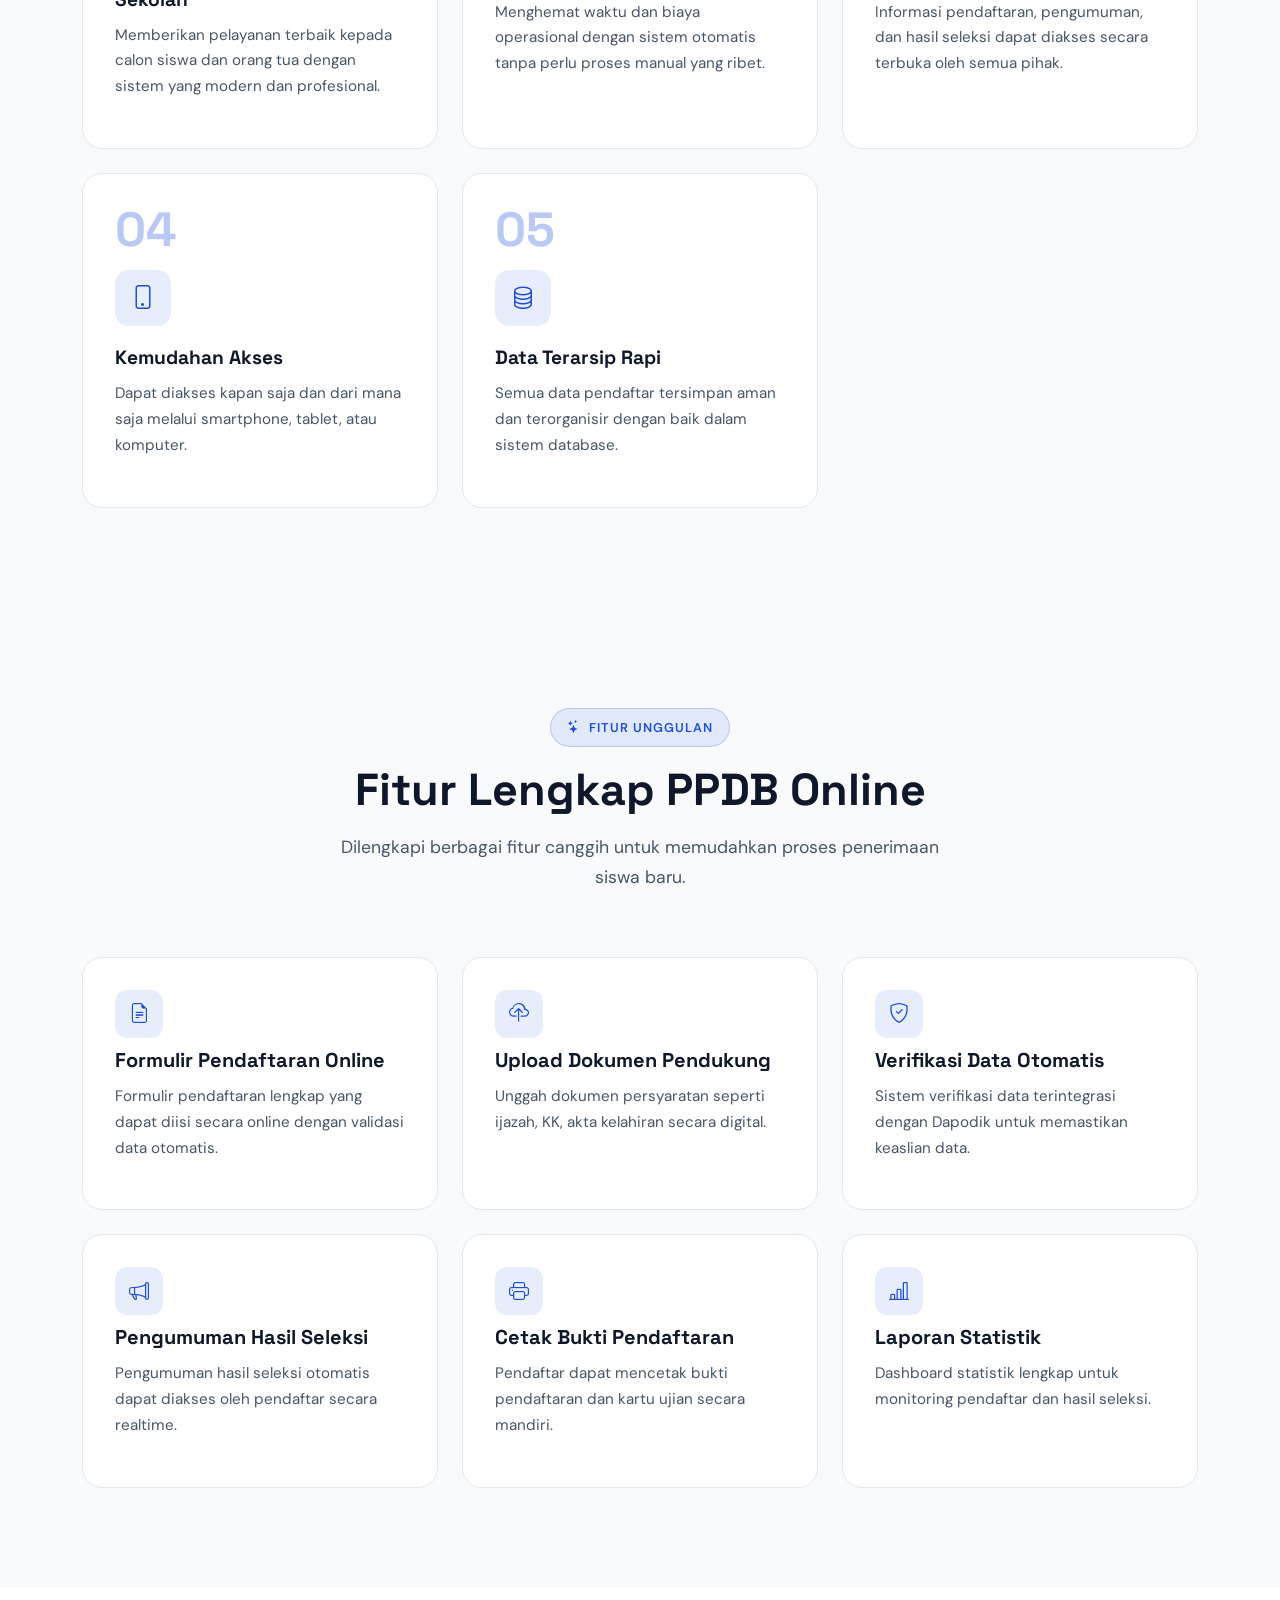
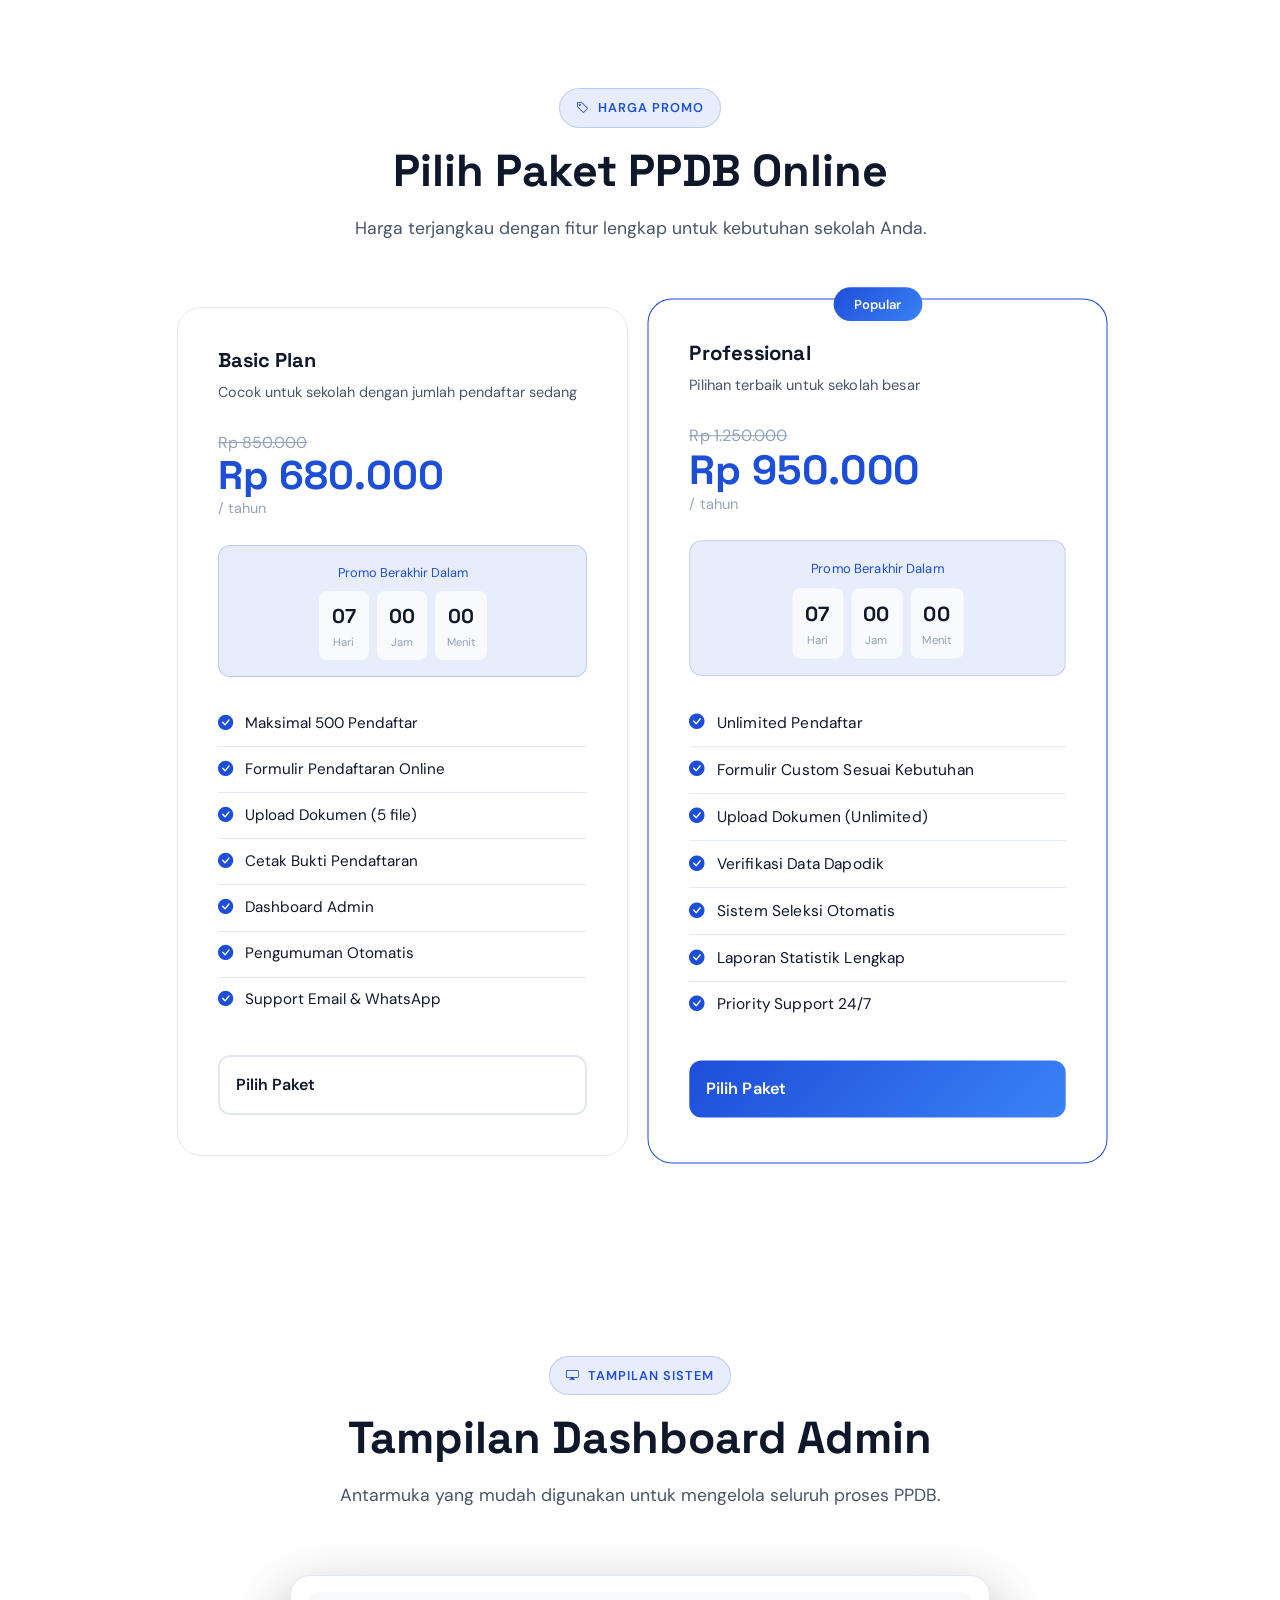
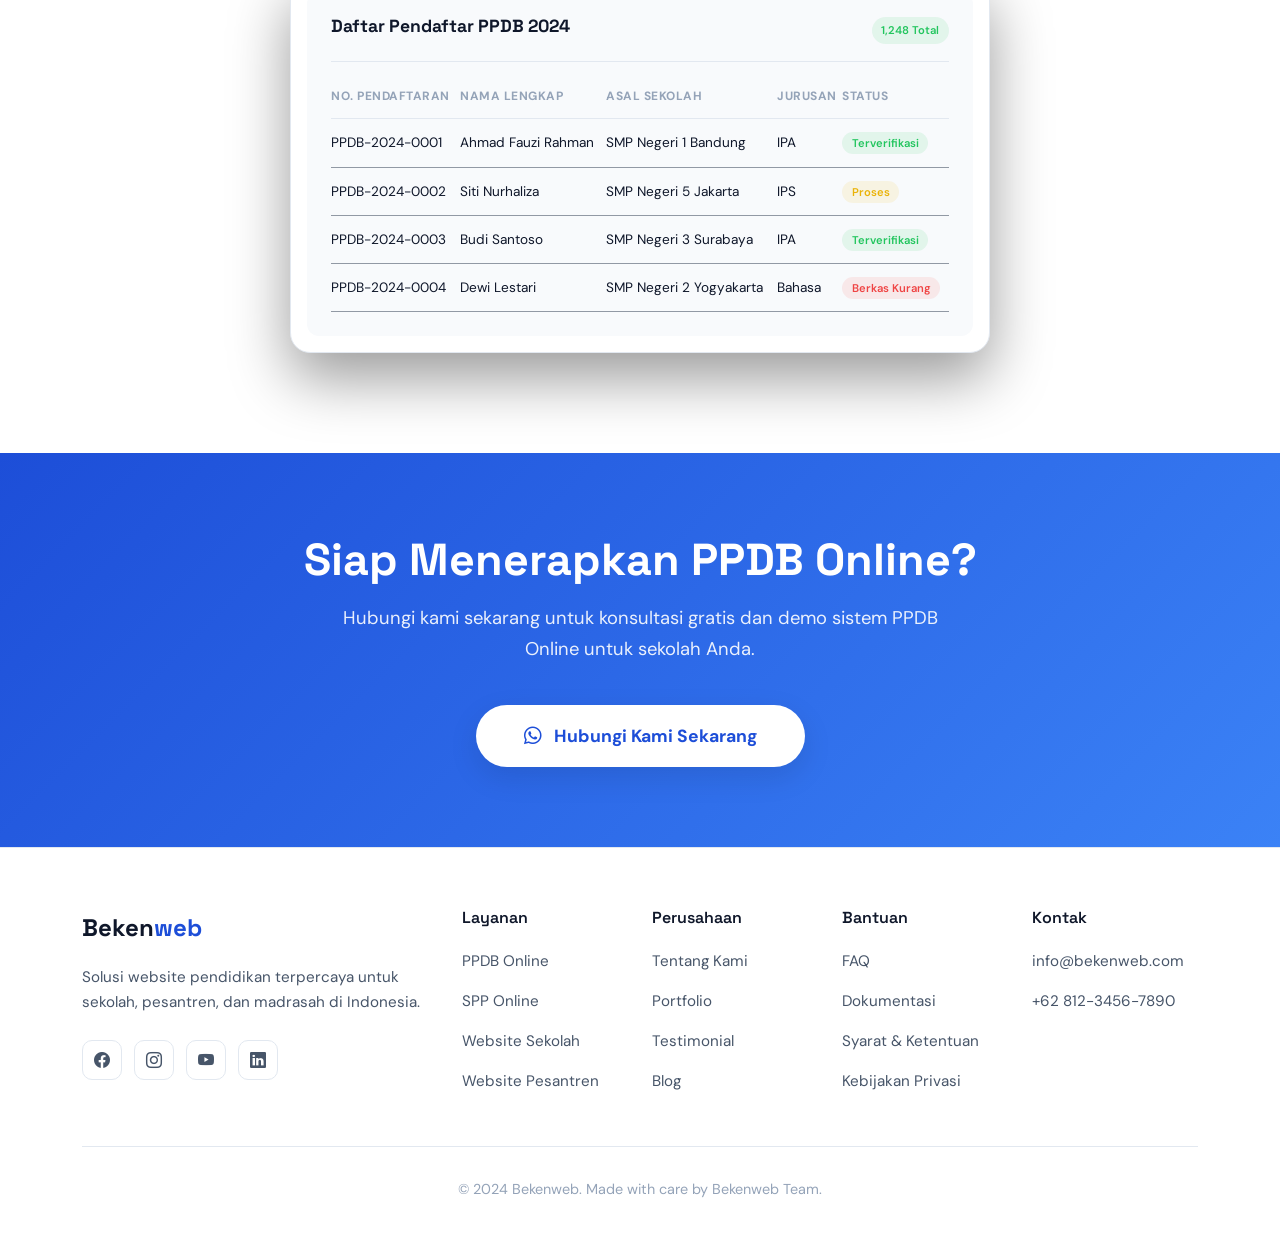
<file: ppdb-online.html>
<!DOCTYPE html>
<html lang="id">
<head>
    <meta charset="UTF-8">
    <meta name="viewport" content="width=device-width, initial-scale=1.0">
    <title>PPDB Online - Bekenweb</title>
    <link rel="icon" type="image/png" href="assets/favicon.png">
    <link href="https://cdn.jsdelivr.net/npm/bootstrap@5.3.2/dist/css/bootstrap.min.css" rel="stylesheet">
    <link href="https://cdn.jsdelivr.net/npm/bootstrap-icons@1.11.1/font/bootstrap-icons.css" rel="stylesheet">
    <link href="https://fonts.googleapis.com/css2?family=Space+Grotesk:wght@400;500;600;700&family=DM+Sans:wght@400;500;600;700&display=swap" rel="stylesheet">
    <link rel="stylesheet" href="style/main.css">
    <script>
        const savedTheme = localStorage.getItem('theme') || 'light';
        document.documentElement.setAttribute('data-theme', savedTheme);
    </script>
</head>
<body>
    <!-- Navbar -->
    <nav class="navbar navbar-expand-lg navbar-custom fixed-top">
        <div class="container">
            <a class="navbar-brand" href="index.html">
                <img src="assets/logo.png" alt="Bekenweb Logo" class="brand-logo">
            </a>
            <button class="navbar-toggler" type="button" data-bs-toggle="collapse" data-bs-target="#navbarNav">
                <span class="navbar-toggler-icon"></span>
            </button>
            <div class="collapse navbar-collapse" id="navbarNav">
                <ul class="navbar-nav mx-auto">
                    <li class="nav-item">
                        <a class="nav-link" href="index.html">Beranda</a>
                    </li>
                    <li class="nav-item dropdown">
                        <a class="nav-link dropdown-toggle active" href="#" id="produkDropdown" role="button" data-bs-toggle="dropdown" aria-expanded="false">
                            Produk
                        </a>
                        <ul class="dropdown-menu" aria-labelledby="produkDropdown">
                            <li><a class="dropdown-item active" href="ppdb-online.html">PPDB Online</a></li>
                            <li><a class="dropdown-item" href="spp-online.html">SPP Online</a></li>
                        </ul>
                    </li>
                    <li class="nav-item">
                        <a class="nav-link" href="index.html#portfolio">Portfolio</a>
                    </li>
                    <li class="nav-item">
                        <a class="nav-link" href="index.html#contact">Kontak</a>
                    </li>
                </ul>
                <!-- <div class="theme-toggle" id="theme-toggle" title="Ganti Tema">
                    <i class="bi bi-sun-fill"></i>
                    <i class="bi bi-moon-stars-fill"></i>
                </div> -->
                <a href="#pricing" class="btn btn-nav">Daftar Sekarang</a>
            </div>
        </div>
    </nav>

    <!-- Hero Section -->
    <section class="hero-section">
        <div class="hero-bg">
            <div class="hero-gradient hero-gradient-1"></div>
            <div class="hero-gradient hero-gradient-2"></div>
            <div class="hero-grid"></div>
        </div>
        <div class="container">
            <div class="row align-items-center">
                <div class="col-xl-6 col-lg-6">
                    <div class="hero-content">
                        <div class="hero-badge">
                            <i class="bi bi-mortarboard"></i>
                            Sistem PPDB Online Terpadu
                        </div>
                        <h1 class="hero-title">
                            Tingkatkan Layanan <span class="highlight">Sekolah Anda</span> dengan PPDB Online
                        </h1>
                        <p class="hero-desc">
                            Sistem pendaftaran peserta didik baru secara online yang modern, efisien, dan transparan. Kelola ribuan pendaftar dengan mudah dalam satu platform terintegrasi.
                        </p>
                        <div class="hero-features">
                            <div class="hero-feature-item">
                                <i class="bi bi-check-circle-fill"></i>
                                <span>Pendaftaran Online 24/7</span>
                            </div>
                            <div class="hero-feature-item">
                                <i class="bi bi-check-circle-fill"></i>
                                <span>Dashboard Realtime</span>
                            </div>
                            <div class="hero-feature-item">
                                <i class="bi bi-check-circle-fill"></i>
                                <span>Laporan Otomatis</span>
                            </div>
                        </div>
                        <div class="hero-buttons">
                            <a href="#pricing" class="btn btn-primary-custom">
                                Lihat Harga Promo
                                <i class="bi bi-arrow-right"></i>
                            </a>
                            <a href="#features" class="btn btn-secondary-custom">
                                <i class="bi bi-play-circle"></i>
                                Lihat Fitur
                            </a>
                        </div>
                    </div>
                </div>
                <div class="col-xl-6 col-lg-6">
                    <div class="hero-image-wrapper">
                        <div class="hero-mockup">
                            <div class="mockup-screen">
                                <div class="mockup-app-header">
                                    <div class="mockup-logo">
                                        <div class="mockup-logo-icon">
                                            <i class="bi bi-mortarboard"></i>
                                        </div>
                                        <span class="mockup-logo-text">PPDB Online 2024</span>
                                    </div>
                                    <div class="mockup-status">Pendaftaran Dibuka</div>
                                </div>
                                <div class="mockup-content">
                                    <div class="mockup-form-header">
                                        <h5 class="mockup-form-title">Formulir Pendaftaran</h5>
                                        <p class="mockup-form-subtitle">SMA Negeri 1 Contoh</p>
                                    </div>
                                    <div class="mockup-form-group">
                                        <span class="mockup-form-label">Nama Lengkap</span>
                                        <div class="mockup-form-input">Ahmad Fauzi Rahman</div>
                                    </div>
                                    <div class="mockup-form-row">
                                        <div class="mockup-form-group">
                                            <span class="mockup-form-label">NISN</span>
                                            <div class="mockup-form-input">0012345678</div>
                                        </div>
                                        <div class="mockup-form-group">
                                            <span class="mockup-form-label">Asal Sekolah</span>
                                            <div class="mockup-form-input">SMP Negeri 1</div>
                                        </div>
                                    </div>
                                    <div class="mockup-form-row">
                                        <div class="mockup-form-group">
                                            <span class="mockup-form-label">Jurusan</span>
                                            <div class="mockup-form-input">IPA</div>
                                        </div>
                                        <div class="mockup-form-group">
                                            <span class="mockup-form-label">No. HP</span>
                                            <div class="mockup-form-input">0812345678</div>
                                        </div>
                                    </div>
                                    <button class="mockup-form-btn">
                                        <i class="bi bi-send me-2"></i>Kirim Pendaftaran
                                    </button>
                                </div>
                            </div>
                        </div>
                        <!-- Device Mockups -->
                        <div class="device-mockup device-mockup-1">
                            <div class="device-screen">
                                <div class="device-header">
                                    <span class="device-title">Total Pendaftar</span>
                                </div>
                                <div class="device-stat">
                                    <div class="device-stat-value">1,248</div>
                                    <div class="device-stat-label">Pendaftar Aktif</div>
                                </div>
                                <div class="device-stat">
                                    <div class="device-stat-value">75%</div>
                                    <div class="device-stat-label">Kuota Terisi</div>
                                </div>
                            </div>
                        </div>
                        <div class="device-mockup device-mockup-2">
                            <div class="device-screen">
                                <div class="device-header">
                                    <span class="device-title">Status Verifikasi</span>
                                    <span class="device-badge success">Aktif</span>
                                </div>
                                <div class="device-stat">
                                    <div class="device-stat-value">98%</div>
                                    <div class="device-stat-label">Terverifikasi</div>
                                </div>
                            </div>
                        </div>
                    </div>
                </div>
            </div>
        </div>
    </section>

    <!-- Reasons Section -->
    <section class="reasons-section">
        <div class="container">
            <div class="section-header">
                <div class="section-badge">
                    <i class="bi bi-question-circle"></i>
                    Mengapa PPDB Online?
                </div>
                <h2 class="section-title">5 Alasan Menggunakan PPDB Online</h2>
                <p class="section-desc">
                    Transformasi digital proses penerimaan siswa baru menjadi lebih efisien dan transparan.
                </p>
            </div>
            <div class="row g-4">
                <div class="col-lg-4 col-md-6">
                    <div class="reason-card">
                        <div class="reason-number">01</div>
                        <div class="reason-icon">
                            <i class="bi bi-graph-up-arrow"></i>
                        </div>
                        <h4 class="reason-title">Meningkatkan Layanan Sekolah</h4>
                        <p class="reason-desc">Memberikan pelayanan terbaik kepada calon siswa dan orang tua dengan sistem yang modern dan profesional.</p>
                    </div>
                </div>
                <div class="col-lg-4 col-md-6">
                    <div class="reason-card">
                        <div class="reason-number">02</div>
                        <div class="reason-icon">
                            <i class="bi bi-clock-history"></i>
                        </div>
                        <h4 class="reason-title">Efisiensi Waktu & Biaya</h4>
                        <p class="reason-desc">Menghemat waktu dan biaya operasional dengan sistem otomatis tanpa perlu proses manual yang ribet.</p>
                    </div>
                </div>
                <div class="col-lg-4 col-md-6">
                    <div class="reason-card">
                        <div class="reason-number">03</div>
                        <div class="reason-icon">
                            <i class="bi bi-eye"></i>
                        </div>
                        <h4 class="reason-title">Transparansi Informasi</h4>
                        <p class="reason-desc">Informasi pendaftaran, pengumuman, dan hasil seleksi dapat diakses secara terbuka oleh semua pihak.</p>
                    </div>
                </div>
                <div class="col-lg-4 col-md-6">
                    <div class="reason-card">
                        <div class="reason-number">04</div>
                        <div class="reason-icon">
                            <i class="bi bi-phone"></i>
                        </div>
                        <h4 class="reason-title">Kemudahan Akses</h4>
                        <p class="reason-desc">Dapat diakses kapan saja dan dari mana saja melalui smartphone, tablet, atau komputer.</p>
                    </div>
                </div>
                <div class="col-lg-4 col-md-6">
                    <div class="reason-card">
                        <div class="reason-number">05</div>
                        <div class="reason-icon">
                            <i class="bi bi-database"></i>
                        </div>
                        <h4 class="reason-title">Data Terarsip Rapi</h4>
                        <p class="reason-desc">Semua data pendaftar tersimpan aman dan terorganisir dengan baik dalam sistem database.</p>
                    </div>
                </div>
            </div>
        </div>
    </section>

    <!-- Features Section -->
    <section id="features" class="features-section">
        <div class="container">
            <div class="section-header">
                <div class="section-badge">
                    <i class="bi bi-stars"></i>
                    Fitur Unggulan
                </div>
                <h2 class="section-title">Fitur Lengkap PPDB Online</h2>
                <p class="section-desc">
                    Dilengkapi berbagai fitur canggih untuk memudahkan proses penerimaan siswa baru.
                </p>
            </div>
            <div class="row g-4">
                <div class="col-lg-4 col-md-6">
                    <div class="feature-card">
                        <div class="feature-icon">
                            <i class="bi bi-file-earmark-text"></i>
                        </div>
                        <h4 class="feature-title">Formulir Pendaftaran Online</h4>
                        <p class="feature-desc">Formulir pendaftaran lengkap yang dapat diisi secara online dengan validasi data otomatis.</p>
                    </div>
                </div>
                <div class="col-lg-4 col-md-6">
                    <div class="feature-card">
                        <div class="feature-icon">
                            <i class="bi bi-cloud-upload"></i>
                        </div>
                        <h4 class="feature-title">Upload Dokumen Pendukung</h4>
                        <p class="feature-desc">Unggah dokumen persyaratan seperti ijazah, KK, akta kelahiran secara digital.</p>
                    </div>
                </div>
                <div class="col-lg-4 col-md-6">
                    <div class="feature-card">
                        <div class="feature-icon">
                            <i class="bi bi-shield-check"></i>
                        </div>
                        <h4 class="feature-title">Verifikasi Data Otomatis</h4>
                        <p class="feature-desc">Sistem verifikasi data terintegrasi dengan Dapodik untuk memastikan keaslian data.</p>
                    </div>
                </div>
                <div class="col-lg-4 col-md-6">
                    <div class="feature-card">
                        <div class="feature-icon">
                            <i class="bi bi-megaphone"></i>
                        </div>
                        <h4 class="feature-title">Pengumuman Hasil Seleksi</h4>
                        <p class="feature-desc">Pengumuman hasil seleksi otomatis dapat diakses oleh pendaftar secara realtime.</p>
                    </div>
                </div>
                <div class="col-lg-4 col-md-6">
                    <div class="feature-card">
                        <div class="feature-icon">
                            <i class="bi bi-printer"></i>
                        </div>
                        <h4 class="feature-title">Cetak Bukti Pendaftaran</h4>
                        <p class="feature-desc">Pendaftar dapat mencetak bukti pendaftaran dan kartu ujian secara mandiri.</p>
                    </div>
                </div>
                <div class="col-lg-4 col-md-6">
                    <div class="feature-card">
                        <div class="feature-icon">
                            <i class="bi bi-bar-chart-line"></i>
                        </div>
                        <h4 class="feature-title">Laporan Statistik</h4>
                        <p class="feature-desc">Dashboard statistik lengkap untuk monitoring pendaftar dan hasil seleksi.</p>
                    </div>
                </div>
            </div>
        </div>
    </section>

    <!-- Pricing Section -->
    <section id="pricing" class="pricing-section">
        <div class="container">
            <div class="section-header">
                <div class="section-badge">
                    <i class="bi bi-tag"></i>
                    Harga Promo
                </div>
                <h2 class="section-title">Pilih Paket PPDB Online</h2>
                <p class="section-desc">
                    Harga terjangkau dengan fitur lengkap untuk kebutuhan sekolah Anda.
                </p>
            </div>
            <div class="row g-4 justify-content-center">
                <div class="col-lg-5 col-md-6">
                    <div class="pricing-card">
                        <h3 class="pricing-name">Basic Plan</h3>
                        <p class="pricing-desc">Cocok untuk sekolah dengan jumlah pendaftar sedang</p>
                        <div class="pricing-price">
                            <div class="price-original">Rp 850.000</div>
                            <div class="price-current">Rp 680.000</div>
                            <div class="price-period">/ tahun</div>
                        </div>
                        <div class="countdown-box">
                            <div class="countdown-label">Promo Berakhir Dalam</div>
                            <div class="countdown-timer" id="countdown-basic">
                                <div class="countdown-item">
                                    <div class="countdown-number">07</div>
                                    <div class="countdown-text">Hari</div>
                                </div>
                                <div class="countdown-item">
                                    <div class="countdown-number">12</div>
                                    <div class="countdown-text">Jam</div>
                                </div>
                                <div class="countdown-item">
                                    <div class="countdown-number">45</div>
                                    <div class="countdown-text">Menit</div>
                                </div>
                            </div>
                        </div>
                        <ul class="pricing-features">
                            <li><i class="bi bi-check-circle-fill"></i> Maksimal 500 Pendaftar</li>
                            <li><i class="bi bi-check-circle-fill"></i> Formulir Pendaftaran Online</li>
                            <li><i class="bi bi-check-circle-fill"></i> Upload Dokumen (5 file)</li>
                            <li><i class="bi bi-check-circle-fill"></i> Cetak Bukti Pendaftaran</li>
                            <li><i class="bi bi-check-circle-fill"></i> Dashboard Admin</li>
                            <li><i class="bi bi-check-circle-fill"></i> Pengumuman Otomatis</li>
                            <li><i class="bi bi-check-circle-fill"></i> Support Email & WhatsApp</li>
                        </ul>
                        <a href="https://wa.me/6281234567890?text=Halo,%20saya%20tertarik%20dengan%20paket%20PPDB%20Online%20Basic" class="btn btn-secondary-custom btn-pricing">Pilih Paket</a>
                    </div>
                </div>
                <div class="col-lg-5 col-md-6">
                    <div class="pricing-card featured">
                        <h3 class="pricing-name">Professional</h3>
                        <p class="pricing-desc">Pilihan terbaik untuk sekolah besar</p>
                        <div class="pricing-price">
                            <div class="price-original">Rp 1.250.000</div>
                            <div class="price-current">Rp 950.000</div>
                            <div class="price-period">/ tahun</div>
                        </div>
                        <div class="countdown-box">
                            <div class="countdown-label">Promo Berakhir Dalam</div>
                            <div class="countdown-timer" id="countdown-pro">
                                <div class="countdown-item">
                                    <div class="countdown-number">07</div>
                                    <div class="countdown-text">Hari</div>
                                </div>
                                <div class="countdown-item">
                                    <div class="countdown-number">12</div>
                                    <div class="countdown-text">Jam</div>
                                </div>
                                <div class="countdown-item">
                                    <div class="countdown-number">45</div>
                                    <div class="countdown-text">Menit</div>
                                </div>
                            </div>
                        </div>
                        <ul class="pricing-features">
                            <li><i class="bi bi-check-circle-fill"></i> Unlimited Pendaftar</li>
                            <li><i class="bi bi-check-circle-fill"></i> Formulir Custom Sesuai Kebutuhan</li>
                            <li><i class="bi bi-check-circle-fill"></i> Upload Dokumen (Unlimited)</li>
                            <li><i class="bi bi-check-circle-fill"></i> Verifikasi Data Dapodik</li>
                            <li><i class="bi bi-check-circle-fill"></i> Sistem Seleksi Otomatis</li>
                            <li><i class="bi bi-check-circle-fill"></i> Laporan Statistik Lengkap</li>
                            <li><i class="bi bi-check-circle-fill"></i> Priority Support 24/7</li>
                        </ul>
                        <a href="https://wa.me/6281234567890?text=Halo,%20saya%20tertarik%20dengan%20paket%20PPDB%20Online%20Professional" class="btn btn-primary-custom btn-pricing">Pilih Paket</a>
                    </div>
                </div>
            </div>
        </div>
    </section>

    <!-- Screenshot Section -->
    <section class="screenshot-section">
        <div class="container">
            <div class="section-header">
                <div class="section-badge">
                    <i class="bi bi-display"></i>
                    Tampilan Sistem
                </div>
                <h2 class="section-title">Tampilan Dashboard Admin</h2>
                <p class="section-desc">
                    Antarmuka yang mudah digunakan untuk mengelola seluruh proses PPDB.
                </p>
            </div>
            <div class="screenshot-wrapper">
                <div class="screenshot-device screenshot-laptop">
                    <div class="screenshot-screen">
                        <div class="screenshot-content">
                            <div class="screenshot-header">
                                <h5 class="screenshot-title">Daftar Pendaftar PPDB 2024</h5>
                                <span class="status-badge success">1,248 Total</span>
                            </div>
                            <table class="screenshot-table">
                                <thead>
                                    <tr>
                                        <th>No. Pendaftaran</th>
                                        <th>Nama Lengkap</th>
                                        <th>Asal Sekolah</th>
                                        <th>Jurusan</th>
                                        <th>Status</th>
                                    </tr>
                                </thead>
                                <tbody>
                                    <tr>
                                        <td>PPDB-2024-0001</td>
                                        <td>Ahmad Fauzi Rahman</td>
                                        <td>SMP Negeri 1 Bandung</td>
                                        <td>IPA</td>
                                        <td><span class="status-badge success">Terverifikasi</span></td>
                                    </tr>
                                    <tr>
                                        <td>PPDB-2024-0002</td>
                                        <td>Siti Nurhaliza</td>
                                        <td>SMP Negeri 5 Jakarta</td>
                                        <td>IPS</td>
                                        <td><span class="status-badge pending">Proses</span></td>
                                    </tr>
                                    <tr>
                                        <td>PPDB-2024-0003</td>
                                        <td>Budi Santoso</td>
                                        <td>SMP Negeri 3 Surabaya</td>
                                        <td>IPA</td>
                                        <td><span class="status-badge success">Terverifikasi</span></td>
                                    </tr>
                                    <tr>
                                        <td>PPDB-2024-0004</td>
                                        <td>Dewi Lestari</td>
                                        <td>SMP Negeri 2 Yogyakarta</td>
                                        <td>Bahasa</td>
                                        <td><span class="status-badge failed">Berkas Kurang</span></td>
                                    </tr>
                                </tbody>
                            </table>
                        </div>
                    </div>
                </div>
            </div>
        </div>
    </section>

    <!-- CTA Section -->
    <section class="cta-section">
        <div class="container">
            <div class="cta-content">
                <h2 class="cta-title">Siap Menerapkan PPDB Online?</h2>
                <p class="cta-desc">
                    Hubungi kami sekarang untuk konsultasi gratis dan demo sistem PPDB Online untuk sekolah Anda.
                </p>
                <a href="https://wa.me/6281234567890?text=Halo,%20saya%20ingin%20konsultasi%20tentang%20PPDB%20Online" class="btn btn-cta">
                    <i class="bi bi-whatsapp me-2"></i>
                    Hubungi Kami Sekarang
                </a>
            </div>
        </div>
    </section>

    <!-- Footer -->
    <footer class="footer">
        <div class="container">
            <div class="row g-4">
                <div class="col-lg-4">
                    <div class="footer-brand">Beken<span>web</span></div>
                    <p class="footer-desc">
                        Solusi website pendidikan terpercaya untuk sekolah, pesantren, dan madrasah di Indonesia.
                    </p>
                    <div class="footer-social">
                        <a href="#" class="social-link"><i class="bi bi-facebook"></i></a>
                        <a href="#" class="social-link"><i class="bi bi-instagram"></i></a>
                        <a href="#" class="social-link"><i class="bi bi-youtube"></i></a>
                        <a href="#" class="social-link"><i class="bi bi-linkedin"></i></a>
                    </div>
                </div>
                <div class="col-lg-2 col-md-4">
                    <h5 class="footer-title">Layanan</h5>
                    <ul class="footer-links">
                        <li><a href="#">PPDB Online</a></li>
                        <li><a href="#">SPP Online</a></li>
                        <li><a href="#">Website Sekolah</a></li>
                        <li><a href="#">Website Pesantren</a></li>
                    </ul>
                </div>
                <div class="col-lg-2 col-md-4">
                    <h5 class="footer-title">Perusahaan</h5>
                    <ul class="footer-links">
                        <li><a href="#">Tentang Kami</a></li>
                        <li><a href="#">Portfolio</a></li>
                        <li><a href="#">Testimonial</a></li>
                        <li><a href="#">Blog</a></li>
                    </ul>
                </div>
                <div class="col-lg-2 col-md-4">
                    <h5 class="footer-title">Bantuan</h5>
                    <ul class="footer-links">
                        <li><a href="#">FAQ</a></li>
                        <li><a href="#">Dokumentasi</a></li>
                        <li><a href="#">Syarat & Ketentuan</a></li>
                        <li><a href="#">Kebijakan Privasi</a></li>
                    </ul>
                </div>
                <div class="col-lg-2">
                    <h5 class="footer-title">Kontak</h5>
                    <ul class="footer-links">
                        <li><a href="mailto:info@bekenweb.com">info@bekenweb.com</a></li>
                        <li><a href="tel:+6281234567890">+62 812-3456-7890</a></li>
                    </ul>
                </div>
            </div>
            <div class="footer-bottom">
                <p>&copy; 2024 Bekenweb. Made with care by Bekenweb Team.</p>
            </div>
        </div>
    </footer>

    <script src="https://cdn.jsdelivr.net/npm/bootstrap@5.3.2/dist/js/bootstrap.bundle.min.js"></script>
    <script src="js/main.js"></script>
</body>
</html>
</file>
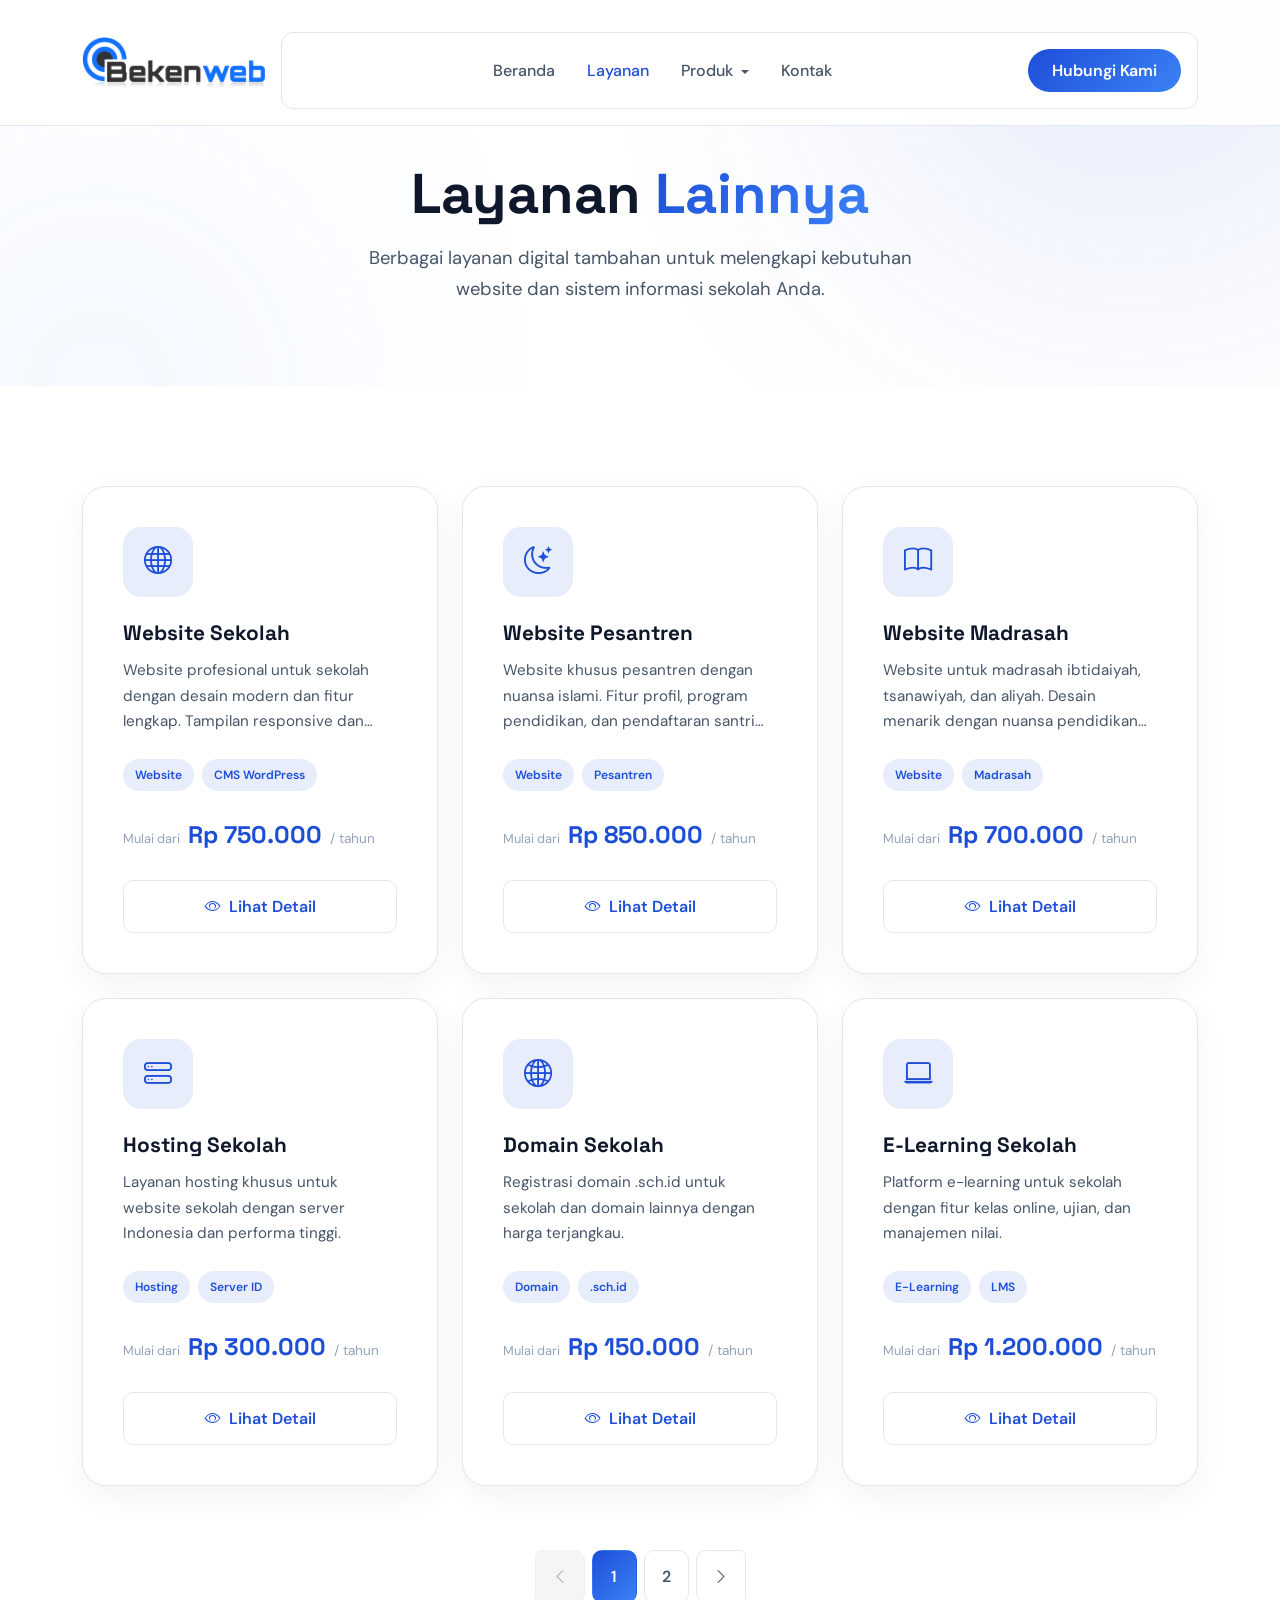
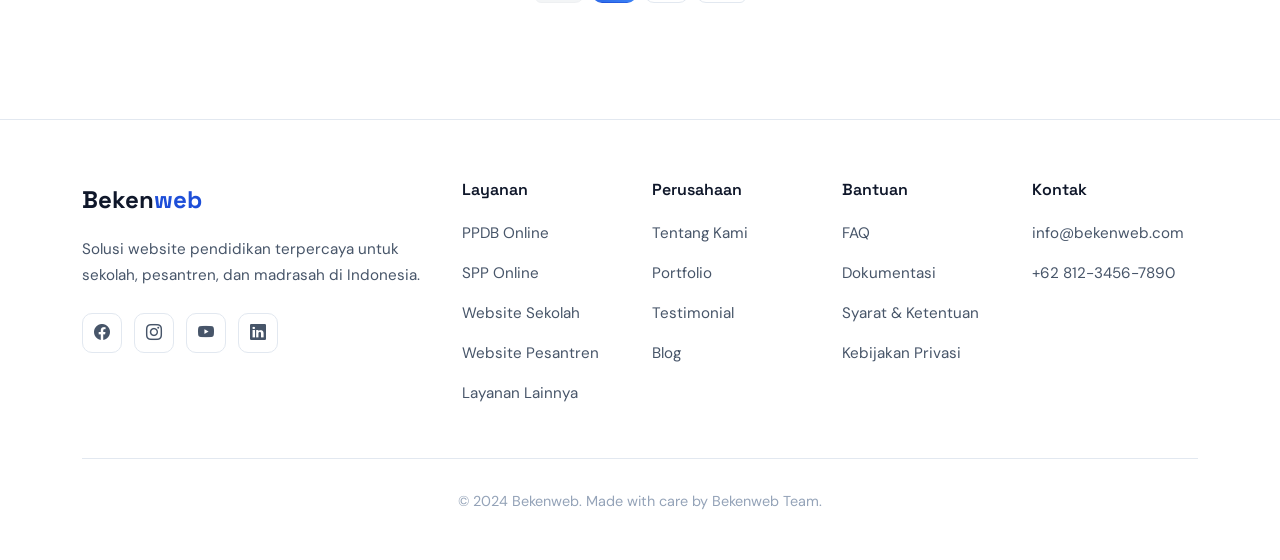
<file: services.html>
<!DOCTYPE html>
<html lang="id">
<head>
    <meta charset="UTF-8">
    <meta name="viewport" content="width=device-width, initial-scale=1.0">
    <title>Layanan - Bekenweb</title>
    <link rel="icon" type="image/png" href="assets/favicon.png">
    <link href="https://cdn.jsdelivr.net/npm/bootstrap@5.3.2/dist/css/bootstrap.min.css" rel="stylesheet">
    <link href="https://cdn.jsdelivr.net/npm/bootstrap-icons@1.11.1/font/bootstrap-icons.css" rel="stylesheet">
    <link href="https://fonts.googleapis.com/css2?family=Space+Grotesk:wght@400;500;600;700&family=DM+Sans:wght@400;500;600;700&display=swap" rel="stylesheet">
    <link rel="stylesheet" href="style/main.css">
    <script>
        const savedTheme = localStorage.getItem('theme') || 'light';
        document.documentElement.setAttribute('data-theme', savedTheme);
    </script>
</head>
<body>
    <!-- Navbar -->
    <nav class="navbar navbar-expand-lg navbar-custom fixed-top">
        <div class="container">
            <a class="navbar-brand" href="index.html">
                <img src="assets/logo.png" alt="Bekenweb Logo" class="brand-logo">
            </a>
            <button class="navbar-toggler" type="button" data-bs-toggle="collapse" data-bs-target="#navbarNav">
                <span class="navbar-toggler-icon"></span>
            </button>
            <div class="collapse navbar-collapse" id="navbarNav">
                <ul class="navbar-nav mx-auto">
                    <li class="nav-item">
                        <a class="nav-link" href="index.html">Beranda</a>
                    </li>
                    <li class="nav-item">
                        <a class="nav-link active" href="services.html">Layanan</a>
                    </li>
                    <li class="nav-item dropdown">
                        <a class="nav-link dropdown-toggle" href="#" id="produkDropdown" role="button" data-bs-toggle="dropdown" aria-expanded="false">
                            Produk
                        </a>
                        <ul class="dropdown-menu" aria-labelledby="produkDropdown">
                            <li><a class="dropdown-item" href="ppdb-online.html">PPDB Online</a></li>
                            <li><a class="dropdown-item" href="spp-online.html">SPP Online</a></li>
                        </ul>
                    </li>
                    <li class="nav-item">
                        <a class="nav-link" href="index.html#contact">Kontak</a>
                    </li>
                </ul>
                <!-- <div class="theme-toggle" id="theme-toggle" title="Ganti Tema">
                    <i class="bi bi-sun-fill"></i>
                    <i class="bi bi-moon-stars-fill"></i>
                </div> -->
                <a href="index.html#contact" class="btn btn-nav">Hubungi Kami</a>
            </div>
        </div>
    </nav>

    <!-- Page Header -->
    <section class="page-header">
        <div class="page-header-bg">
            <div class="page-header-gradient page-header-gradient-1"></div>
            <div class="page-header-gradient page-header-gradient-2"></div>
        </div>
        <div class="container">
            <div class="page-header-content">
                <h1 class="page-title">Layanan <span class="highlight">Lainnya</span></h1>
                <p class="page-desc">
                    Berbagai layanan digital tambahan untuk melengkapi kebutuhan website dan sistem informasi sekolah Anda.
                </p>
            </div>
        </div>
    </section>

    <!-- Services Section -->
    <section class="services-section">
        <div class="container">
            <div class="row g-4" id="servicesContainer">
                <!-- Cards will be rendered by JavaScript -->
            </div>

            <!-- Pagination -->
            <div class="pagination-wrapper">
                <nav aria-label="Page navigation">
                    <ul class="pagination" id="pagination">
                        <!-- Pagination will be rendered by JavaScript -->
                    </ul>
                </nav>
            </div>
        </div>
    </section>

    <!-- Service Detail Modal -->
    <div class="modal fade" id="serviceModal" tabindex="-1" aria-labelledby="serviceModalLabel" aria-hidden="true">
        <div class="modal-dialog modal-lg modal-dialog-centered">
            <div class="modal-content">
                <div class="modal-header">
                    <h5 class="modal-title" id="serviceModalLabel">Detail Layanan</h5>
                    <button type="button" class="btn-close" data-bs-dismiss="modal" aria-label="Close"></button>
                </div>
                <div class="modal-body" id="modalBody">
                    <!-- Modal content will be rendered by JavaScript -->
                </div>
            </div>
        </div>
    </div>

    <!-- Footer -->
    <footer class="footer">
        <div class="container">
            <div class="row g-4">
                <div class="col-lg-4">
                    <div class="footer-brand">Beken<span>web</span></div>
                    <p class="footer-desc">
                        Solusi website pendidikan terpercaya untuk sekolah, pesantren, dan madrasah di Indonesia.
                    </p>
                    <div class="footer-social">
                        <a href="#" class="social-link"><i class="bi bi-facebook"></i></a>
                        <a href="#" class="social-link"><i class="bi bi-instagram"></i></a>
                        <a href="#" class="social-link"><i class="bi bi-youtube"></i></a>
                        <a href="#" class="social-link"><i class="bi bi-linkedin"></i></a>
                    </div>
                </div>
                <div class="col-lg-2 col-md-4">
                    <h5 class="footer-title">Layanan</h5>
                    <ul class="footer-links">
                        <li><a href="ppdb-online.html">PPDB Online</a></li>
                        <li><a href="spp-online.html">SPP Online</a></li>
                        <li><a href="#">Website Sekolah</a></li>
                        <li><a href="#">Website Pesantren</a></li>
                        <li><a href="services.html">Layanan Lainnya</a></li>
                    </ul>
                </div>
                <div class="col-lg-2 col-md-4">
                    <h5 class="footer-title">Perusahaan</h5>
                    <ul class="footer-links">
                        <li><a href="#">Tentang Kami</a></li>
                        <li><a href="index.html#portfolio">Portfolio</a></li>
                        <li><a href="#">Testimonial</a></li>
                        <li><a href="#">Blog</a></li>
                    </ul>
                </div>
                <div class="col-lg-2 col-md-4">
                    <h5 class="footer-title">Bantuan</h5>
                    <ul class="footer-links">
                        <li><a href="#">FAQ</a></li>
                        <li><a href="#">Dokumentasi</a></li>
                        <li><a href="#">Syarat & Ketentuan</a></li>
                        <li><a href="#">Kebijakan Privasi</a></li>
                    </ul>
                </div>
                <div class="col-lg-2">
                    <h5 class="footer-title">Kontak</h5>
                    <ul class="footer-links">
                        <li><a href="mailto:info@bekenweb.com">info@bekenweb.com</a></li>
                        <li><a href="tel:+6281234567890">+62 812-3456-7890</a></li>
                    </ul>
                </div>
            </div>
            <div class="footer-bottom">
                <p>&copy; 2024 Bekenweb. Made with care by Bekenweb Team.</p>
            </div>
        </div>
    </footer>

    <script src="https://cdn.jsdelivr.net/npm/bootstrap@5.3.2/dist/js/bootstrap.bundle.min.js"></script>
    <script>
        // Services Data
        var servicesData = [
            {
                id: 1,
                title: "Website Sekolah",
                icon: "bi-globe",
                desc: "Website profesional untuk sekolah dengan desain modern dan fitur lengkap. Tampilan responsive dan mudah dikelola.",
                tags: ["Website", "CMS WordPress"],
                price: "750.000",
                priceOriginal: "1.000.000",
                period: "/ tahun",
                fullDesc: "Website sekolah profesional dengan sistem CMS WordPress yang memudahkan pengelolaan konten. Dilengkapi dengan fitur berita, profil sekolah, galeri kegiatan, dan informasi akademik. Desain modern dan responsive untuk semua perangkat.",
                features: [
                    "Desain custom sesuai identitas sekolah",
                    "Halaman profil, berita, galeri, kontak",
                    "Sistem berita dan pengumuman",
                    "Galeri foto dan video kegiatan",
                    "Halaman pendaftaran online",
                    "Integrasi media sosial",
                    "Panel admin yang mudah digunakan",
                    "SSL gratis untuk keamanan",
                    "Support dan maintenance"
                ]
            },
            {
                id: 2,
                title: "Website Pesantren",
                icon: "bi-moon-stars",
                desc: "Website khusus pesantren dengan nuansa islami. Fitur profil, program pendidikan, dan pendaftaran santri online.",
                tags: ["Website", "Pesantren"],
                price: "850.000",
                priceOriginal: "1.100.000",
                period: "/ tahun",
                fullDesc: "Website pesantren dengan desain bernuansa islami yang elegan. Cocok untuk pondok pesantren modern maupun salaf. Dilengkapi fitur lengkap untuk informasi program pendidikan, kyai, santri, dan kegiatan pesantren.",
                features: [
                    "Desain bernuansa islami",
                    "Profil kyai dan asatidz",
                    "Program pendidikan dan kurikulum",
                    "Jadwal kegiatan dan kajian",
                    "Pendaftaran santri online",
                    "Galeri kegiatan pesantren",
                    "Halaman donasi dan infaq",
                    "Al-Quran online (opsional)",
                    "Support dan maintenance"
                ]
            },
            {
                id: 3,
                title: "Website Madrasah",
                icon: "bi-book",
                desc: "Website untuk madrasah ibtidaiyah, tsanawiyah, dan aliyah. Desain menarik dengan nuansa pendidikan islam.",
                tags: ["Website", "Madrasah"],
                price: "700.000",
                priceOriginal: "900.000",
                period: "/ tahun",
                fullDesc: "Website khusus untuk madrasah dengan kombinasi nuansa pendidikan dan islami. Tersedia untuk MI, MTs, dan MA. Dilengkapi fitur akademik dan informasi kegiatan sekolah.",
                features: [
                    "Desain bernuansa pendidikan islam",
                    "Profil madrasah dan guru",
                    "Informasi ekstrakurikuler",
                    "Kalender akademik",
                    "Berita dan pengumuman",
                    "Galeri kegiatan",
                    "Halaman kontak dan lokasi",
                    "Responsive di semua device",
                    "Panel admin mudah digunakan"
                ]
            },
            {
                id: 4,
                title: "Hosting Sekolah",
                icon: "bi-hdd-stack",
                desc: "Layanan hosting khusus untuk website sekolah dengan server Indonesia dan performa tinggi.",
                tags: ["Hosting", "Server ID"],
                price: "300.000",
                priceOriginal: "400.000",
                period: "/ tahun",
                fullDesc: "Layanan hosting premium dengan server Indonesia untuk website sekolah Anda. Performa tinggi dengan uptime 99.9% dan dukungan teknis 24/7.",
                features: [
                    "Server Indonesia",
                    "SSD Storage cepat",
                    "Unlimited bandwidth",
                    "SSL Gratis",
                    "Daily backup otomatis",
                    "cPanel kontrol panel",
                    "Email @namasekolah.sch.id",
                    "Support 24/7",
                    "Anti DDOS protection"
                ]
            },
            {
                id: 5,
                title: "Domain Sekolah",
                icon: "bi-globe2",
                desc: "Registrasi domain .sch.id untuk sekolah dan domain lainnya dengan harga terjangkau.",
                tags: ["Domain", ".sch.id"],
                price: "150.000",
                priceOriginal: "200.000",
                period: "/ tahun",
                fullDesc: "Layanan registrasi dan perpanjangan domain untuk website sekolah. Tersedia berbagai ekstensi domain termasuk .sch.id khusus sekolah.",
                features: [
                    "Domain .sch.id resmi",
                    "Domain .com, .net, .org",
                    "Domain .id Indonesia",
                    "Privacy protection",
                    "DNS management",
                    "Auto renew reminder",
                    "Transfer domain masuk",
                    "WHOIS privacy",
                    "Support 24/7"
                ]
            },
            {
                id: 6,
                title: "E-Learning Sekolah",
                icon: "bi-laptop",
                desc: "Platform e-learning untuk sekolah dengan fitur kelas online, ujian, dan manajemen nilai.",
                tags: ["E-Learning", "LMS"],
                price: "1.200.000",
                priceOriginal: "1.500.000",
                period: "/ tahun",
                fullDesc: "Sistem Learning Management System (LMS) untuk pembelajaran online. Fitur lengkap untuk guru dan siswa dengan antarmuka yang mudah digunakan.",
                features: [
                    "Kelas virtual online",
                    "Upload materi pembelajaran",
                    "Ujian online otomatis",
                    "Bank soal terintegrasi",
                    "Manajemen nilai siswa",
                    "Absensi digital",
                    "Forum diskusi",
                    "Tugas dan PR online",
                    "Laporan progress belajar"
                ]
            },
            {
                id: 7,
                title: "Sistem Perpustakaan",
                icon: "bi-journal-bookmark",
                desc: "Sistem informasi perpustakaan digital untuk manajemen buku dan peminjaman online.",
                tags: ["Perpustakaan", "Digital"],
                price: "800.000",
                priceOriginal: "1.000.000",
                period: "/ tahun",
                fullDesc: "Sistem manajemen perpustakaan digital untuk sekolah. Memudahkan pengelolaan koleksi buku, peminjaman, dan pencarian buku secara online.",
                features: [
                    "Katalog buku digital",
                    "Sistem peminjaman online",
                    "QR Code untuk buku",
                    "Pencarian buku cepat",
                    "Laporan peminjaman",
                    "Notifikasi jatuh tempo",
                    "Manajemen anggota",
                    "Statistik perpustakaan",
                    "E-book reader (opsional)"
                ]
            },
            {
                id: 8,
                title: "Sistem Absensi Digital",
                icon: "bi-calendar-check",
                desc: "Sistem absensi digital untuk siswa dan guru dengan laporan otomatis dan integrasi WhatsApp.",
                tags: ["Absensi", "Digital"],
                price: "600.000",
                priceOriginal: "800.000",
                period: "/ tahun",
                fullDesc: "Sistem absensi digital modern untuk mencatat kehadiran siswa dan guru. Dilengkapi notifikasi ke orang tua dan laporan otomatis.",
                features: [
                    "Absensi via QR Code",
                    "Absensi fingerprint",
                    "Notifikasi ke orang tua",
                    "Laporan kehadiran otomatis",
                    "Rekap bulanan & tahunan",
                    "Dashboard monitoring",
                    "Integrasi WhatsApp",
                    "Analisis ketidakhadiran",
                    "Export ke Excel/PDF"
                ]
            },
            {
                id: 9,
                title: "Website Yayasan",
                icon: "bi-building",
                desc: "Website untuk yayasan pendidikan dengan fitur profil, program, dan donasi online.",
                tags: ["Website", "Yayasan"],
                price: "900.000",
                priceOriginal: "1.200.000",
                period: "/ tahun",
                fullDesc: "Website profesional untuk yayasan pendidikan dengan fitur lengkap. Termasuk halaman donasi online untuk penggalangan dana yayasan.",
                features: [
                    "Profil yayasan lengkap",
                    "Program dan kegiatan",
                    "Donasi online terintegrasi",
                    "Laporan penggunaan dana",
                    "Galeri kegiatan",
                    "Berita dan artikel",
                    "Daftar sekolah binaan",
                    "Formulir kontak",
                    "Newsletter subscription"
                ]
            },
            {
                id: 10,
                title: "Sistem Inventaris",
                icon: "bi-box-seam",
                desc: "Sistem manajemen inventaris sekolah untuk pencatatan aset dan barang dengan barcode.",
                tags: ["Inventaris", "Aset"],
                price: "550.000",
                priceOriginal: "700.000",
                period: "/ tahun",
                fullDesc: "Sistem manajemen inventaris dan aset sekolah. Pencatatan barang masuk, keluar, dan pemeliharaan dengan mudah menggunakan barcode.",
                features: [
                    "Pencatatan barang masuk/keluar",
                    "Label barcode otomatis",
                    "Tracking lokasi barang",
                    "Jadwal pemeliharaan",
                    "Laporan inventaris",
                    "Penyusutan barang",
                    "Kategori dan grouping",
                    "Notifikasi stok minimum",
                    "Export laporan lengkap"
                ]
            },
            {
                id: 11,
                title: "Sistem Keuangan Sekolah",
                icon: "bi-cash-coin",
                desc: "Sistem akuntansi dan keuangan sekolah untuk pengelolaan anggaran dan laporan keuangan.",
                tags: ["Keuangan", "Akuntansi"],
                price: "1.000.000",
                priceOriginal: "1.300.000",
                period: "/ tahun",
                fullDesc: "Sistem akuntansi terintegrasi untuk pengelolaan keuangan sekolah. Fitur lengkap dari pencatatan transaksi hingga laporan keuangan standar.",
                features: [
                    "Pencatatan transaksi harian",
                    "Manajemen anggaran",
                    "Laporan keuangan standar",
                    "Laporan realisasi anggaran",
                    "Multi user dengan role",
                    "Backup data otomatis",
                    "Neraca dan laba rugi",
                    "Integrasi dengan SPP Online",
                    "Audit trail lengkap"
                ]
            },
            {
                id: 12,
                title: "Maintenance Website",
                icon: "bi-tools",
                desc: "Layanan maintenance dan support website sekolah untuk update konten dan teknis.",
                tags: ["Maintenance", "Support"],
                price: "200.000",
                priceOriginal: "300.000",
                period: "/ bulan",
                fullDesc: "Layanan maintenance bulanan untuk website sekolah Anda. Termasuk update konten, backup rutin, dan dukungan teknis.",
                features: [
                    "Update konten website",
                    "Backup rutin mingguan",
                    "Security monitoring",
                    "Performance optimization",
                    "Bug fixing",
                    "Support via WhatsApp",
                    "Minor design changes",
                    "Plugin updates",
                    "Monthly report"
                ]
            }
        ];

        // Pagination settings
        var itemsPerPage = 6;
        var currentPage = 1;
        var totalPages = Math.ceil(servicesData.length / itemsPerPage);

        // Render services
        function renderServices() {
            var container = document.getElementById('servicesContainer');
            var start = (currentPage - 1) * itemsPerPage;
            var end = start + itemsPerPage;
            var currentServices = servicesData.slice(start, end);

            if (currentServices.length === 0) {
                container.innerHTML = '<div class="col-12"><div class="no-results"><div class="no-results-icon"><i class="bi bi-inbox"></i></div><h4 class="no-results-title">Tidak Ada Layanan</h4><p class="no-results-desc">Tidak ada layanan yang tersedia saat ini.</p></div></div>';
                return;
            }

            var html = '';
            currentServices.forEach(function(service) {
                html += '<div class="col-lg-4 col-md-6">' +
                    '<div class="service-card" onclick="openModal(' + service.id + ')">' +
                        '<div class="service-icon">' +
                            '<i class="bi ' + service.icon + '"></i>' +
                        '</div>' +
                        '<h4 class="service-title">' + service.title + '</h4>' +
                        '<p class="service-desc">' + service.desc + '</p>' +
                        '<div class="service-tags">';
                
                service.tags.forEach(function(tag) {
                    html += '<span class="service-tag">' + tag + '</span>';
                });
                
                html += '</div>' +
                        '<div class="service-price">' +
                            '<span class="service-price-label">Mulai dari</span>' +
                            '<span class="service-price-value">Rp ' + service.price + '</span>' +
                            '<span class="service-price-period">' + service.period + '</span>' +
                        '</div>' +
                        '<button class="btn-service">' +
                            '<i class="bi bi-eye"></i>' +
                            'Lihat Detail' +
                        '</button>' +
                    '</div>' +
                '</div>';
            });

            container.innerHTML = html;
        }

        // Render pagination
        function renderPagination() {
            var pagination = document.getElementById('pagination');
            var html = '';

            // Previous button
            html += '<li class="page-item ' + (currentPage === 1 ? 'disabled' : '') + '">' +
                '<a class="page-link" href="#" onclick="changePage(' + (currentPage - 1) + '); return false;" aria-label="Previous">' +
                    '<i class="bi bi-chevron-left"></i>' +
                '</a>' +
            '</li>';

            // Page numbers
            for (var i = 1; i <= totalPages; i++) {
                if (i === 1 || i === totalPages || (i >= currentPage - 1 && i <= currentPage + 1)) {
                    html += '<li class="page-item ' + (i === currentPage ? 'active' : '') + '">' +
                        '<a class="page-link" href="#" onclick="changePage(' + i + '); return false;">' + i + '</a>' +
                    '</li>';
                } else if (i === currentPage - 2 || i === currentPage + 2) {
                    html += '<li class="page-item disabled">' +
                        '<a class="page-link" href="#">...</a>' +
                    '</li>';
                }
            }

            // Next button
            html += '<li class="page-item ' + (currentPage === totalPages ? 'disabled' : '') + '">' +
                '<a class="page-link" href="#" onclick="changePage(' + (currentPage + 1) + '); return false;" aria-label="Next">' +
                    '<i class="bi bi-chevron-right"></i>' +
                '</a>' +
            '</li>';

            pagination.innerHTML = html;
        }

        // Change page
        function changePage(page) {
            if (page < 1 || page > totalPages) return;
            currentPage = page;
            renderServices();
            renderPagination();
            window.scrollTo({ top: 400, behavior: 'smooth' });
        }

        // Open modal with service details
        function openModal(serviceId) {
            var service = servicesData.find(function(s) { return s.id === serviceId; });
            if (!service) return;

            var modalBody = document.getElementById('modalBody');
            var modalTitle = document.getElementById('serviceModalLabel');
            
            modalTitle.textContent = service.title;

            var featuresHtml = '';
            service.features.forEach(function(feature) {
                featuresHtml += '<li><i class="bi bi-check-circle-fill"></i>' + feature + '</li>';
            });

            modalBody.innerHTML = 
                '<div class="modal-service-icon">' +
                    '<i class="bi ' + service.icon + '"></i>' +
                '</div>' +
                '<p class="modal-service-desc">' + service.fullDesc + '</p>' +
                '<div class="modal-features">' +
                    '<h5 class="modal-features-title">Fitur yang Termasuk:</h5>' +
                    '<ul class="modal-feature-list">' + featuresHtml + '</ul>' +
                '</div>' +
                '<div class="modal-price-box">' +
                    '<div class="modal-price-label">Harga Mulai dari</div>' +
                    '<div class="modal-price-value">Rp ' + service.price + '</div>' +
                    '<div class="modal-price-period">' + service.period + '</div>' +
                '</div>' +
                '<div class="modal-buttons">' +
                    '<a href="https://wa.me/6281234567890?text=Halo,%20saya%20tertarik%20dengan%20layanan%20' + encodeURIComponent(service.title) + '" class="btn-modal-primary" target="_blank">' +
                        '<i class="bi bi-whatsapp"></i>Pesan via WhatsApp' +
                    '</a>' +
                    '<button type="button" class="btn-modal-secondary" data-bs-dismiss="modal">' +
                        '<i class="bi bi-x-lg"></i>Tutup' +
                    '</button>' +
                '</div>';

            var modal = new bootstrap.Modal(document.getElementById('serviceModal'));
            modal.show();
        }

        // Initialize
        document.addEventListener('DOMContentLoaded', function() {
            renderServices();
            renderPagination();
        });

        // Navbar scroll effect
        var navbar = document.querySelector('.navbar-custom');
        window.addEventListener('scroll', function() {
            if (window.scrollY > 50) {
                navbar.classList.add('scrolled');
            } else {
                navbar.classList.remove('scrolled');
            }
        });
    </script>
</body>
</html>
</file>
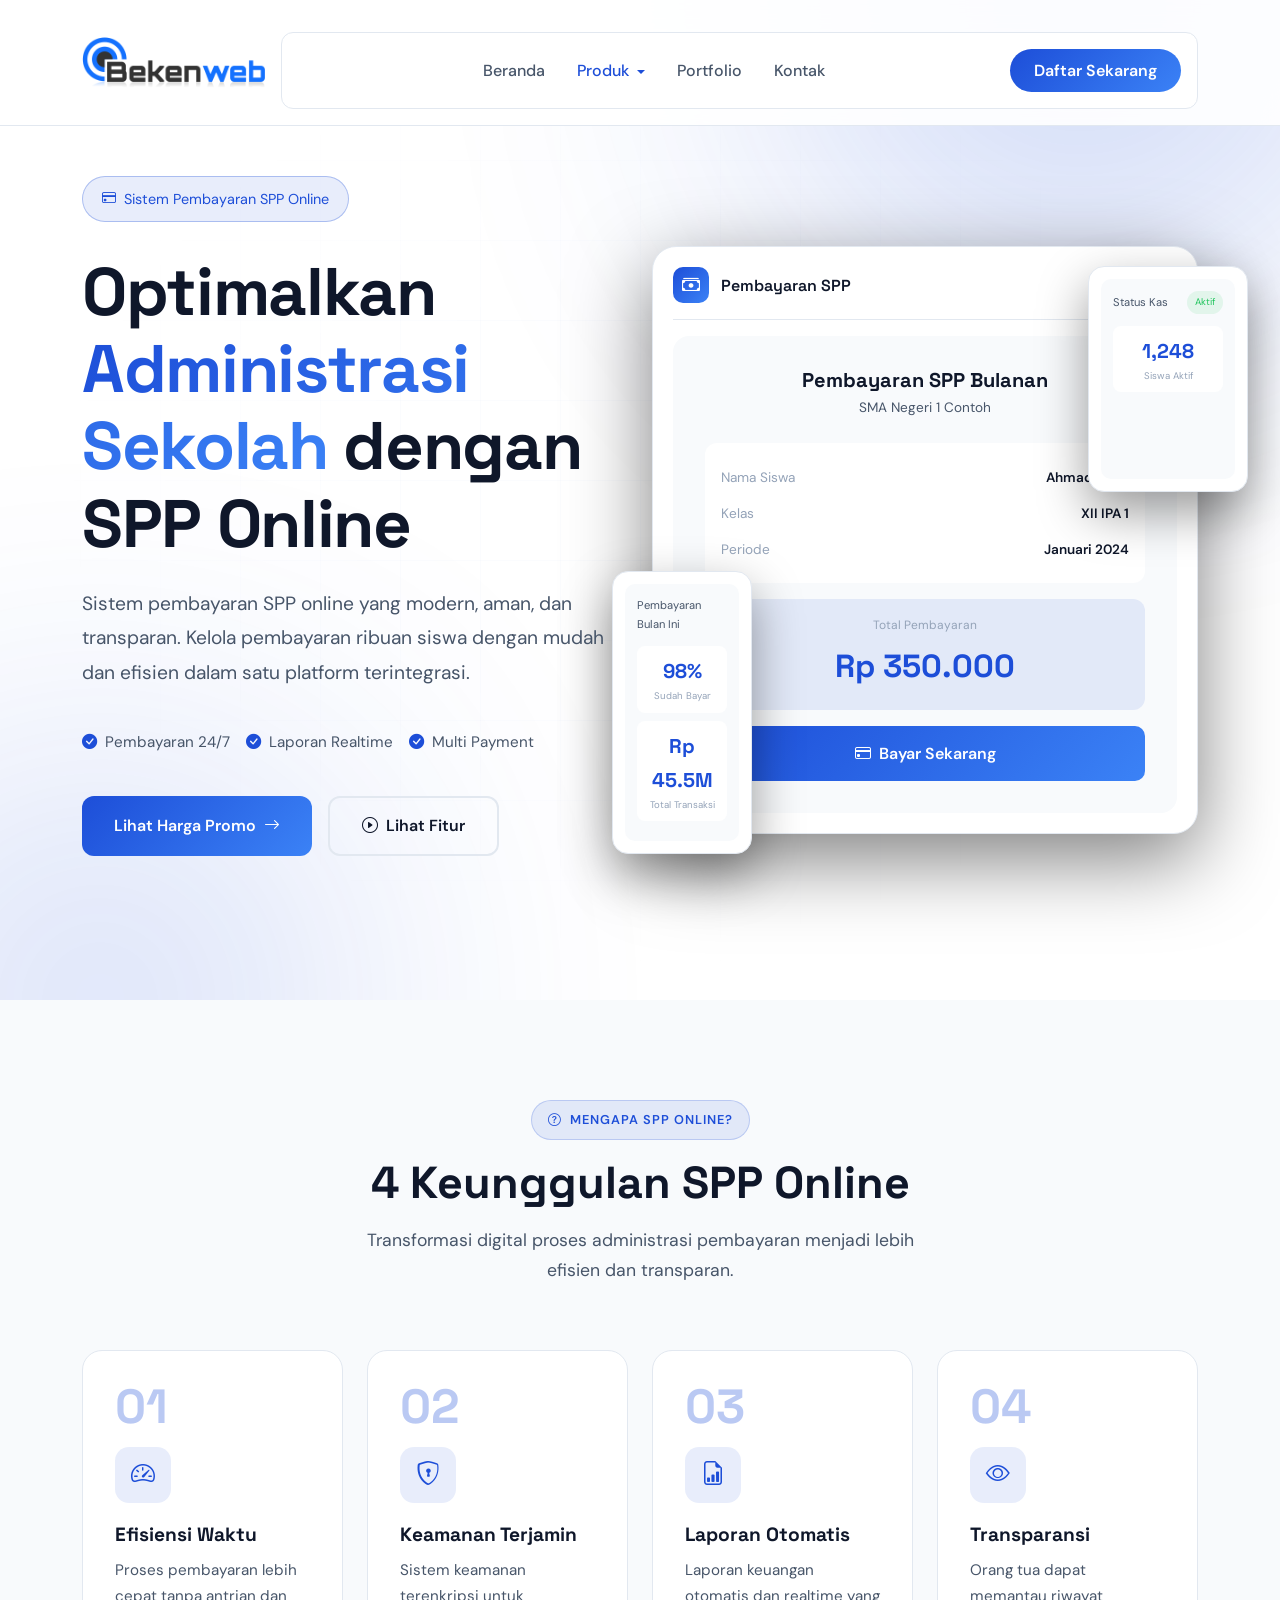
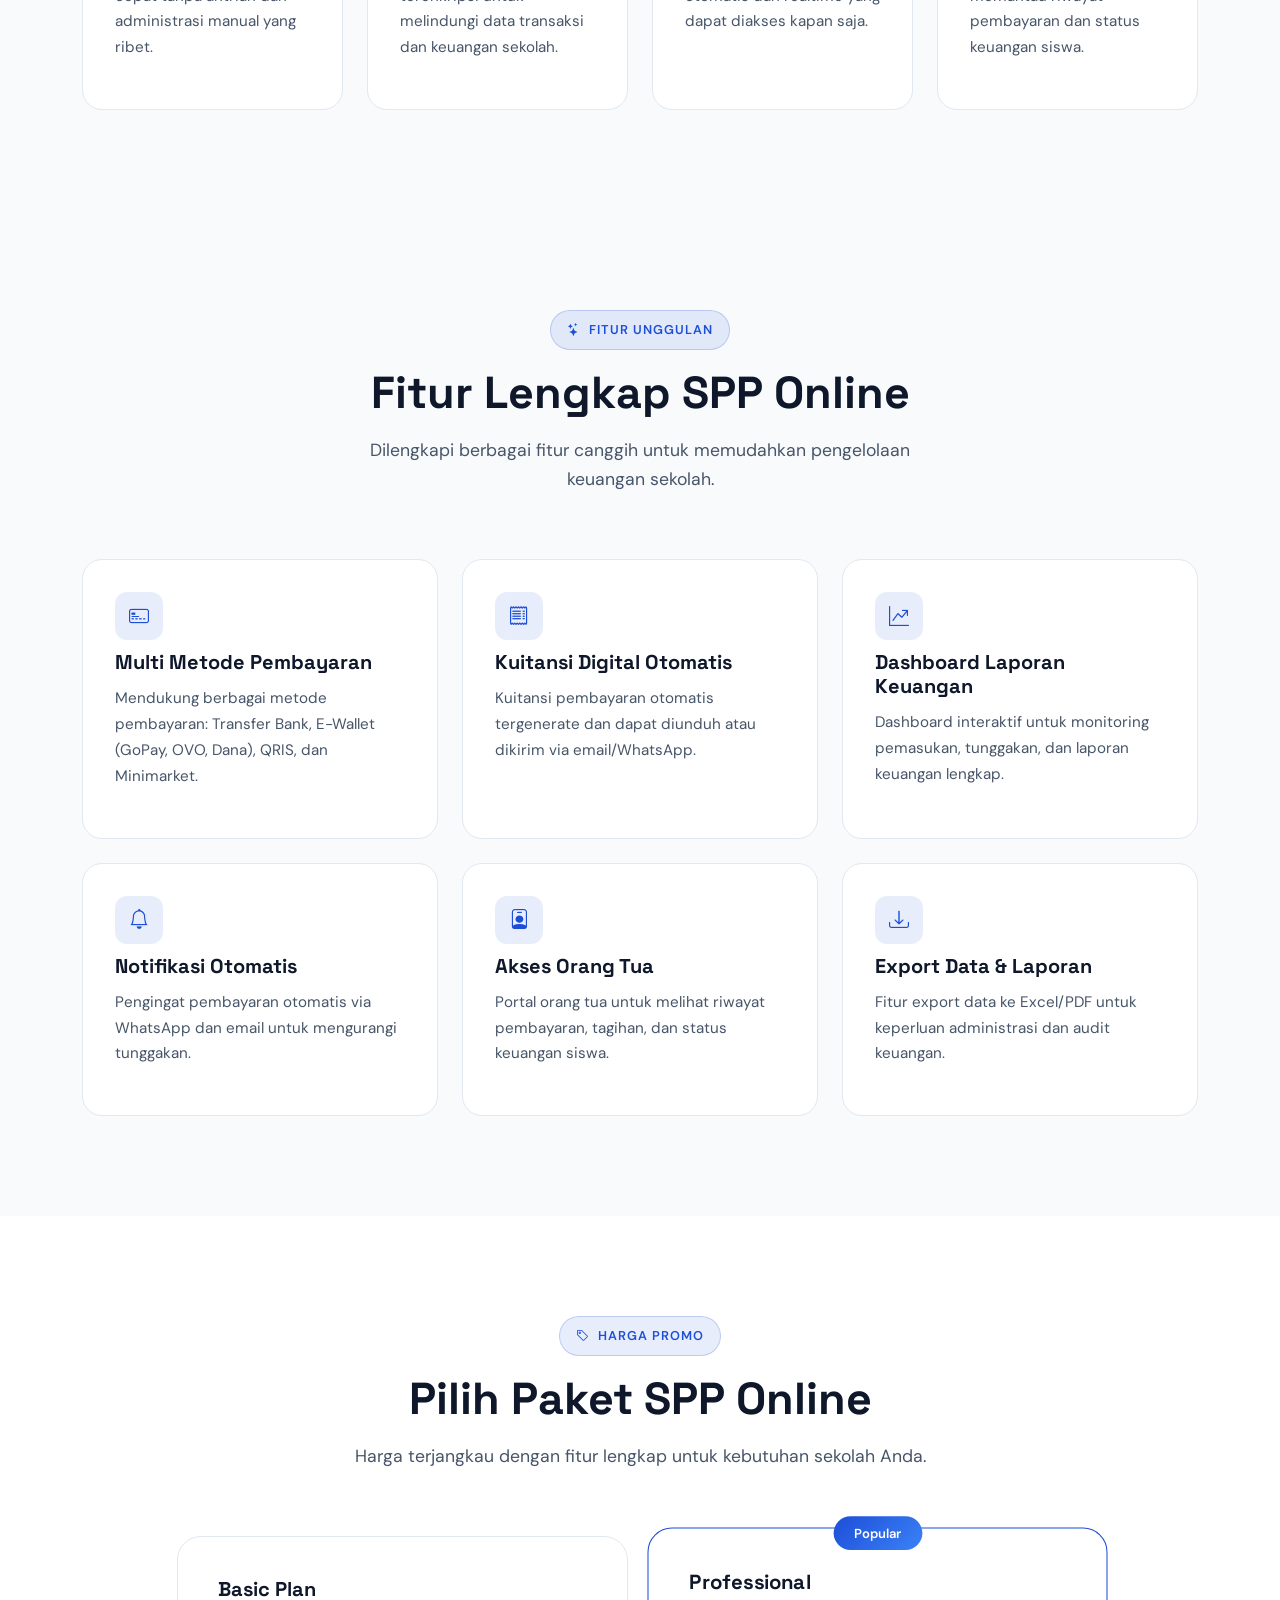
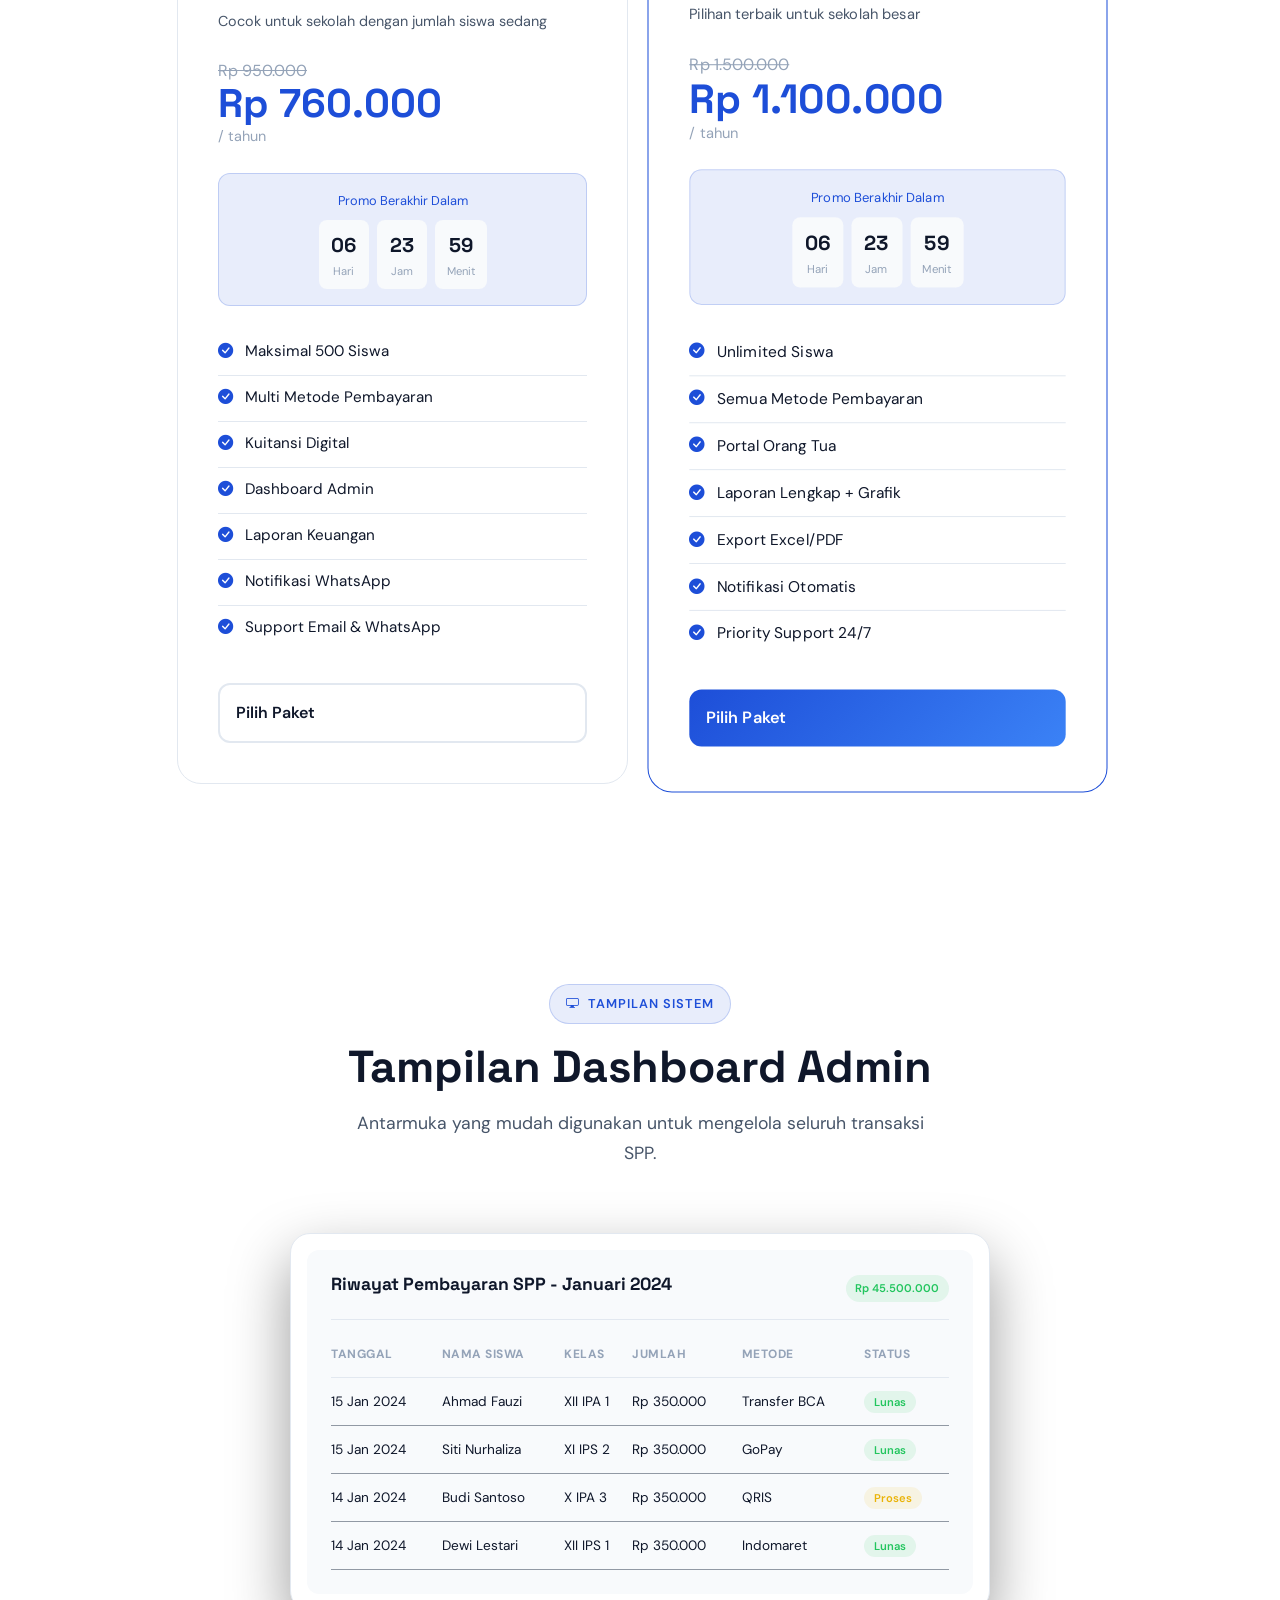
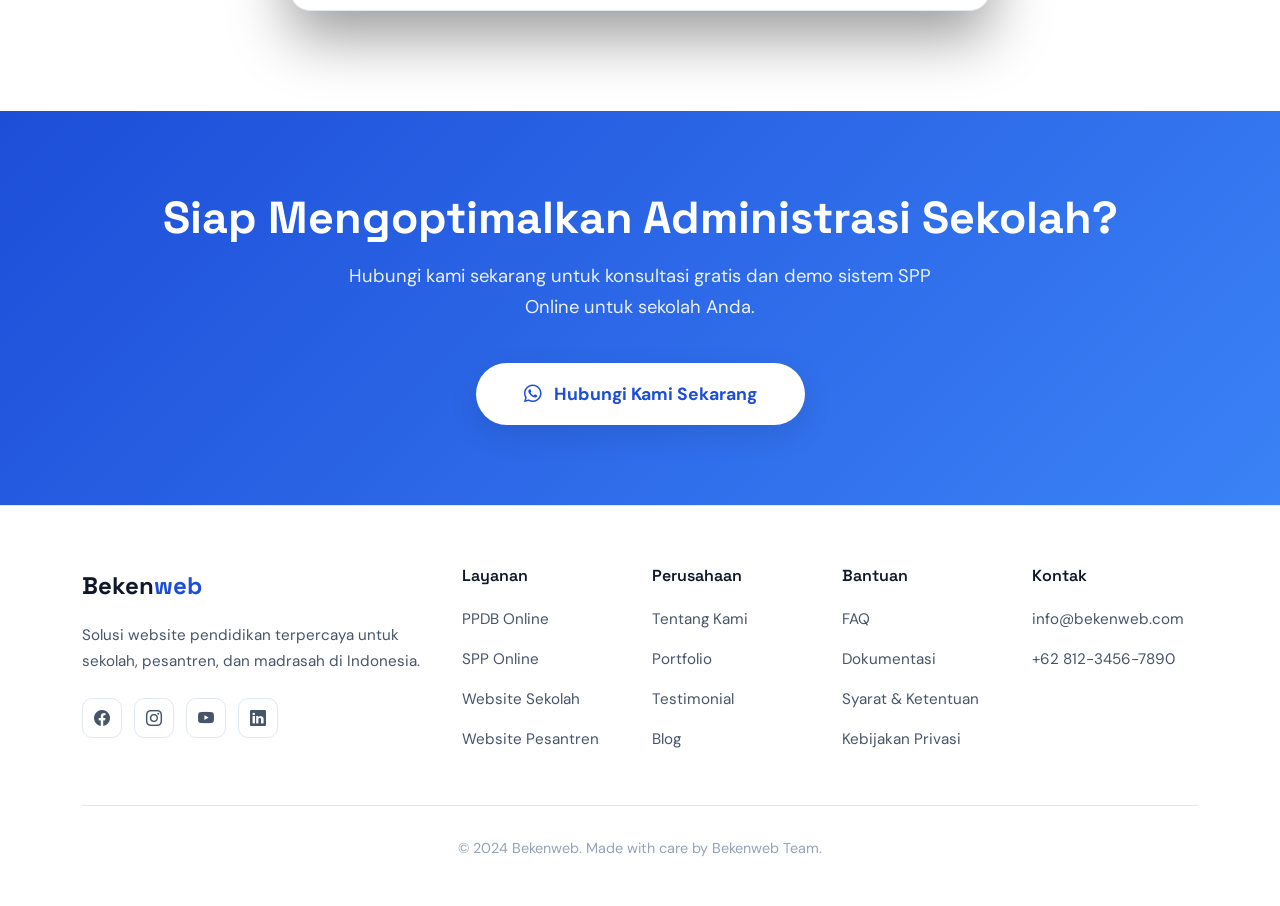
<file: spp-online.html>
<!DOCTYPE html>
<html lang="id">
<head>
    <meta charset="UTF-8">
    <meta name="viewport" content="width=device-width, initial-scale=1.0">
    <title>SPP Online - Bekenweb</title>
    <link rel="icon" type="image/png" href="assets/favicon.png">
    <link href="https://cdn.jsdelivr.net/npm/bootstrap@5.3.2/dist/css/bootstrap.min.css" rel="stylesheet">
    <link href="https://cdn.jsdelivr.net/npm/bootstrap-icons@1.11.1/font/bootstrap-icons.css" rel="stylesheet">
    <link href="https://fonts.googleapis.com/css2?family=Space+Grotesk:wght@400;500;600;700&family=DM+Sans:wght@400;500;600;700&display=swap" rel="stylesheet">
    <link rel="stylesheet" href="style/main.css">
    <script>
        const savedTheme = localStorage.getItem('theme') || 'light';
        document.documentElement.setAttribute('data-theme', savedTheme);
    </script>
</head>
<body>
    <!-- Navbar -->
    <nav class="navbar navbar-expand-lg navbar-custom fixed-top">
        <div class="container">
            <a class="navbar-brand" href="index.html">
                <img src="assets/logo.png" alt="Bekenweb Logo" class="brand-logo">
            </a>
            <button class="navbar-toggler" type="button" data-bs-toggle="collapse" data-bs-target="#navbarNav">
                <span class="navbar-toggler-icon"></span>
            </button>
            <div class="collapse navbar-collapse" id="navbarNav">
                <ul class="navbar-nav mx-auto">
                    <li class="nav-item">
                        <a class="nav-link" href="index.html">Beranda</a>
                    </li>
                    <li class="nav-item dropdown">
                        <a class="nav-link dropdown-toggle active" href="#" id="produkDropdown" role="button" data-bs-toggle="dropdown" aria-expanded="false">
                            Produk
                        </a>
                        <ul class="dropdown-menu" aria-labelledby="produkDropdown">
                            <li><a class="dropdown-item" href="ppdb-online.html">PPDB Online</a></li>
                            <li><a class="dropdown-item active" href="spp-online.html">SPP Online</a></li>
                        </ul>
                    </li>
                    <li class="nav-item">
                        <a class="nav-link" href="index.html#portfolio">Portfolio</a>
                    </li>
                    <li class="nav-item">
                        <a class="nav-link" href="index.html#contact">Kontak</a>
                    </li>
                </ul>
                <!-- <div class="theme-toggle" id="theme-toggle" title="Ganti Tema">
                    <i class="bi bi-sun-fill"></i>
                    <i class="bi bi-moon-stars-fill"></i>
                </div> -->
                <a href="#pricing" class="btn btn-nav">Daftar Sekarang</a>
            </div>
        </div>
    </nav>

    <!-- Hero Section -->
    <section class="hero-section">
        <div class="hero-bg">
            <div class="hero-gradient hero-gradient-1"></div>
            <div class="hero-gradient hero-gradient-2"></div>
            <div class="hero-grid"></div>
        </div>
        <div class="container">
            <div class="row align-items-center">
                <div class="col-xl-6 col-lg-6">
                    <div class="hero-content">
                        <div class="hero-badge">
                            <i class="bi bi-credit-card"></i>
                            Sistem Pembayaran SPP Online
                        </div>
                        <h1 class="hero-title">
                            Optimalkan <span class="highlight">Administrasi Sekolah</span> dengan SPP Online
                        </h1>
                        <p class="hero-desc">
                            Sistem pembayaran SPP online yang modern, aman, dan transparan. Kelola pembayaran ribuan siswa dengan mudah dan efisien dalam satu platform terintegrasi.
                        </p>
                        <div class="hero-features">
                            <div class="hero-feature-item">
                                <i class="bi bi-check-circle-fill"></i>
                                <span>Pembayaran 24/7</span>
                            </div>
                            <div class="hero-feature-item">
                                <i class="bi bi-check-circle-fill"></i>
                                <span>Laporan Realtime</span>
                            </div>
                            <div class="hero-feature-item">
                                <i class="bi bi-check-circle-fill"></i>
                                <span>Multi Payment</span>
                            </div>
                        </div>
                        <div class="hero-buttons">
                            <a href="#pricing" class="btn btn-primary-custom">
                                Lihat Harga Promo
                                <i class="bi bi-arrow-right"></i>
                            </a>
                            <a href="#features" class="btn btn-secondary-custom">
                                <i class="bi bi-play-circle"></i>
                                Lihat Fitur
                            </a>
                        </div>
                    </div>
                </div>
                <div class="col-xl-6 col-lg-6">
                    <div class="hero-image-wrapper">
                        <div class="hero-mockup">
                            <div class="mockup-screen">
                                <div class="mockup-app-header">
                                    <div class="mockup-logo">
                                        <div class="mockup-logo-icon">
                                            <i class="bi bi-cash-stack"></i>
                                        </div>
                                        <span class="mockup-logo-text">Pembayaran SPP</span>
                                    </div>
                                    <div class="mockup-status">Aktif</div>
                                </div>
                                <div class="mockup-content">
                                    <div class="mockup-payment-header">
                                        <h5 class="mockup-payment-title">Pembayaran SPP Bulanan</h5>
                                        <p class="mockup-payment-subtitle">SMA Negeri 1 Contoh</p>
                                    </div>
                                    <div class="mockup-student-info">
                                        <div class="mockup-student-row">
                                            <span class="mockup-student-label">Nama Siswa</span>
                                            <span class="mockup-student-value">Ahmad Fauzi</span>
                                        </div>
                                        <div class="mockup-student-row">
                                            <span class="mockup-student-label">Kelas</span>
                                            <span class="mockup-student-value">XII IPA 1</span>
                                        </div>
                                        <div class="mockup-student-row">
                                            <span class="mockup-student-label">Periode</span>
                                            <span class="mockup-student-value">Januari 2024</span>
                                        </div>
                                    </div>
                                    <div class="mockup-amount">
                                        <div class="mockup-amount-label">Total Pembayaran</div>
                                        <div class="mockup-amount-value">Rp 350.000</div>
                                    </div>
                                    <button class="mockup-payment-btn">
                                        <i class="bi bi-credit-card me-2"></i>Bayar Sekarang
                                    </button>
                                </div>
                            </div>
                        </div>
                        <!-- Device Mockups -->
                        <div class="device-mockup device-mockup-1">
                            <div class="device-screen">
                                <div class="device-header">
                                    <span class="device-title">Pembayaran Bulan Ini</span>
                                </div>
                                <div class="device-stat">
                                    <div class="device-stat-value">98%</div>
                                    <div class="device-stat-label">Sudah Bayar</div>
                                </div>
                                <div class="device-stat">
                                    <div class="device-stat-value">Rp 45.5M</div>
                                    <div class="device-stat-label">Total Transaksi</div>
                                </div>
                            </div>
                        </div>
                        <div class="device-mockup device-mockup-2">
                            <div class="device-screen">
                                <div class="device-header">
                                    <span class="device-title">Status Kas</span>
                                    <span class="device-badge success">Aktif</span>
                                </div>
                                <div class="device-stat">
                                    <div class="device-stat-value">1,248</div>
                                    <div class="device-stat-label">Siswa Aktif</div>
                                </div>
                            </div>
                        </div>
                    </div>
                </div>
            </div>
        </div>
    </section>

    <!-- Benefits Section -->
    <section class="benefits-section">
        <div class="container">
            <div class="section-header">
                <div class="section-badge">
                    <i class="bi bi-question-circle"></i>
                    Mengapa SPP Online?
                </div>
                <h2 class="section-title">4 Keunggulan SPP Online</h2>
                <p class="section-desc">
                    Transformasi digital proses administrasi pembayaran menjadi lebih efisien dan transparan.
                </p>
            </div>
            <div class="row g-4">
                <div class="col-lg-3 col-md-6">
                    <div class="benefit-card">
                        <div class="benefit-number">01</div>
                        <div class="benefit-icon">
                            <i class="bi bi-speedometer2"></i>
                        </div>
                        <h4 class="benefit-title">Efisiensi Waktu</h4>
                        <p class="benefit-desc">Proses pembayaran lebih cepat tanpa antrian dan administrasi manual yang ribet.</p>
                    </div>
                </div>
                <div class="col-lg-3 col-md-6">
                    <div class="benefit-card">
                        <div class="benefit-number">02</div>
                        <div class="benefit-icon">
                            <i class="bi bi-shield-lock"></i>
                        </div>
                        <h4 class="benefit-title">Keamanan Terjamin</h4>
                        <p class="benefit-desc">Sistem keamanan terenkripsi untuk melindungi data transaksi dan keuangan sekolah.</p>
                    </div>
                </div>
                <div class="col-lg-3 col-md-6">
                    <div class="benefit-card">
                        <div class="benefit-number">03</div>
                        <div class="benefit-icon">
                            <i class="bi bi-file-earmark-bar-graph"></i>
                        </div>
                        <h4 class="benefit-title">Laporan Otomatis</h4>
                        <p class="benefit-desc">Laporan keuangan otomatis dan realtime yang dapat diakses kapan saja.</p>
                    </div>
                </div>
                <div class="col-lg-3 col-md-6">
                    <div class="benefit-card">
                        <div class="benefit-number">04</div>
                        <div class="benefit-icon">
                            <i class="bi bi-eye"></i>
                        </div>
                        <h4 class="benefit-title">Transparansi</h4>
                        <p class="benefit-desc">Orang tua dapat memantau riwayat pembayaran dan status keuangan siswa.</p>
                    </div>
                </div>
            </div>
        </div>
    </section>

    <!-- Features Section -->
    <section id="features" class="features-section">
        <div class="container">
            <div class="section-header">
                <div class="section-badge">
                    <i class="bi bi-stars"></i>
                    Fitur Unggulan
                </div>
                <h2 class="section-title">Fitur Lengkap SPP Online</h2>
                <p class="section-desc">
                    Dilengkapi berbagai fitur canggih untuk memudahkan pengelolaan keuangan sekolah.
                </p>
            </div>
            <div class="row g-4">
                <div class="col-lg-4 col-md-6">
                    <div class="feature-card">
                        <div class="feature-icon">
                            <i class="bi bi-credit-card-2-front"></i>
                        </div>
                        <h4 class="feature-title">Multi Metode Pembayaran</h4>
                        <p class="feature-desc">Mendukung berbagai metode pembayaran: Transfer Bank, E-Wallet (GoPay, OVO, Dana), QRIS, dan Minimarket.</p>
                    </div>
                </div>
                <div class="col-lg-4 col-md-6">
                    <div class="feature-card">
                        <div class="feature-icon">
                            <i class="bi bi-receipt"></i>
                        </div>
                        <h4 class="feature-title">Kuitansi Digital Otomatis</h4>
                        <p class="feature-desc">Kuitansi pembayaran otomatis tergenerate dan dapat diunduh atau dikirim via email/WhatsApp.</p>
                    </div>
                </div>
                <div class="col-lg-4 col-md-6">
                    <div class="feature-card">
                        <div class="feature-icon">
                            <i class="bi bi-graph-up-arrow"></i>
                        </div>
                        <h4 class="feature-title">Dashboard Laporan Keuangan</h4>
                        <p class="feature-desc">Dashboard interaktif untuk monitoring pemasukan, tunggakan, dan laporan keuangan lengkap.</p>
                    </div>
                </div>
                <div class="col-lg-4 col-md-6">
                    <div class="feature-card">
                        <div class="feature-icon">
                            <i class="bi bi-bell"></i>
                        </div>
                        <h4 class="feature-title">Notifikasi Otomatis</h4>
                        <p class="feature-desc">Pengingat pembayaran otomatis via WhatsApp dan email untuk mengurangi tunggakan.</p>
                    </div>
                </div>
                <div class="col-lg-4 col-md-6">
                    <div class="feature-card">
                        <div class="feature-icon">
                            <i class="bi bi-person-badge"></i>
                        </div>
                        <h4 class="feature-title">Akses Orang Tua</h4>
                        <p class="feature-desc">Portal orang tua untuk melihat riwayat pembayaran, tagihan, dan status keuangan siswa.</p>
                    </div>
                </div>
                <div class="col-lg-4 col-md-6">
                    <div class="feature-card">
                        <div class="feature-icon">
                            <i class="bi bi-download"></i>
                        </div>
                        <h4 class="feature-title">Export Data & Laporan</h4>
                        <p class="feature-desc">Fitur export data ke Excel/PDF untuk keperluan administrasi dan audit keuangan.</p>
                    </div>
                </div>
            </div>
        </div>
    </section>

    <!-- Pricing Section -->
    <section id="pricing" class="pricing-section">
        <div class="container">
            <div class="section-header">
                <div class="section-badge">
                    <i class="bi bi-tag"></i>
                    Harga Promo
                </div>
                <h2 class="section-title">Pilih Paket SPP Online</h2>
                <p class="section-desc">
                    Harga terjangkau dengan fitur lengkap untuk kebutuhan sekolah Anda.
                </p>
            </div>
            <div class="row g-4 justify-content-center">
                <div class="col-lg-5 col-md-6">
                    <div class="pricing-card">
                        <h3 class="pricing-name">Basic Plan</h3>
                        <p class="pricing-desc">Cocok untuk sekolah dengan jumlah siswa sedang</p>
                        <div class="pricing-price">
                            <div class="price-original">Rp 950.000</div>
                            <div class="price-current">Rp 760.000</div>
                            <div class="price-period">/ tahun</div>
                        </div>
                        <div class="countdown-box">
                            <div class="countdown-label">Promo Berakhir Dalam</div>
                            <div class="countdown-timer">
                                <div class="countdown-item">
                                    <div class="countdown-number">07</div>
                                    <div class="countdown-text">Hari</div>
                                </div>
                                <div class="countdown-item">
                                    <div class="countdown-number">12</div>
                                    <div class="countdown-text">Jam</div>
                                </div>
                                <div class="countdown-item">
                                    <div class="countdown-number">45</div>
                                    <div class="countdown-text">Menit</div>
                                </div>
                            </div>
                        </div>
                        <ul class="pricing-features">
                            <li><i class="bi bi-check-circle-fill"></i> Maksimal 500 Siswa</li>
                            <li><i class="bi bi-check-circle-fill"></i> Multi Metode Pembayaran</li>
                            <li><i class="bi bi-check-circle-fill"></i> Kuitansi Digital</li>
                            <li><i class="bi bi-check-circle-fill"></i> Dashboard Admin</li>
                            <li><i class="bi bi-check-circle-fill"></i> Laporan Keuangan</li>
                            <li><i class="bi bi-check-circle-fill"></i> Notifikasi WhatsApp</li>
                            <li><i class="bi bi-check-circle-fill"></i> Support Email & WhatsApp</li>
                        </ul>
                        <a href="https://wa.me/6281234567890?text=Halo,%20saya%20tertarik%20dengan%20paket%20SPP%20Online%20Basic" class="btn btn-secondary-custom btn-pricing">Pilih Paket</a>
                    </div>
                </div>
                <div class="col-lg-5 col-md-6">
                    <div class="pricing-card featured">
                        <h3 class="pricing-name">Professional</h3>
                        <p class="pricing-desc">Pilihan terbaik untuk sekolah besar</p>
                        <div class="pricing-price">
                            <div class="price-original">Rp 1.500.000</div>
                            <div class="price-current">Rp 1.100.000</div>
                            <div class="price-period">/ tahun</div>
                        </div>
                        <div class="countdown-box">
                            <div class="countdown-label">Promo Berakhir Dalam</div>
                            <div class="countdown-timer">
                                <div class="countdown-item">
                                    <div class="countdown-number">07</div>
                                    <div class="countdown-text">Hari</div>
                                </div>
                                <div class="countdown-item">
                                    <div class="countdown-number">12</div>
                                    <div class="countdown-text">Jam</div>
                                </div>
                                <div class="countdown-item">
                                    <div class="countdown-number">45</div>
                                    <div class="countdown-text">Menit</div>
                                </div>
                            </div>
                        </div>
                        <ul class="pricing-features">
                            <li><i class="bi bi-check-circle-fill"></i> Unlimited Siswa</li>
                            <li><i class="bi bi-check-circle-fill"></i> Semua Metode Pembayaran</li>
                            <li><i class="bi bi-check-circle-fill"></i> Portal Orang Tua</li>
                            <li><i class="bi bi-check-circle-fill"></i> Laporan Lengkap + Grafik</li>
                            <li><i class="bi bi-check-circle-fill"></i> Export Excel/PDF</li>
                            <li><i class="bi bi-check-circle-fill"></i> Notifikasi Otomatis</li>
                            <li><i class="bi bi-check-circle-fill"></i> Priority Support 24/7</li>
                        </ul>
                        <a href="https://wa.me/6281234567890?text=Halo,%20saya%20tertarik%20dengan%20paket%20SPP%20Online%20Professional" class="btn btn-primary-custom btn-pricing">Pilih Paket</a>
                    </div>
                </div>
            </div>
        </div>
    </section>

    <!-- Screenshot Section -->
    <section class="screenshot-section">
        <div class="container">
            <div class="section-header">
                <div class="section-badge">
                    <i class="bi bi-display"></i>
                    Tampilan Sistem
                </div>
                <h2 class="section-title">Tampilan Dashboard Admin</h2>
                <p class="section-desc">
                    Antarmuka yang mudah digunakan untuk mengelola seluruh transaksi SPP.
                </p>
            </div>
            <div class="screenshot-wrapper">
                <div class="screenshot-device screenshot-laptop">
                    <div class="screenshot-screen">
                        <div class="screenshot-content">
                            <div class="screenshot-header">
                                <h5 class="screenshot-title">Riwayat Pembayaran SPP - Januari 2024</h5>
                                <span class="status-badge success">Rp 45.500.000</span>
                            </div>
                            <table class="screenshot-table">
                                <thead>
                                    <tr>
                                        <th>Tanggal</th>
                                        <th>Nama Siswa</th>
                                        <th>Kelas</th>
                                        <th>Jumlah</th>
                                        <th>Metode</th>
                                        <th>Status</th>
                                    </tr>
                                </thead>
                                <tbody>
                                    <tr>
                                        <td>15 Jan 2024</td>
                                        <td>Ahmad Fauzi</td>
                                        <td>XII IPA 1</td>
                                        <td>Rp 350.000</td>
                                        <td>Transfer BCA</td>
                                        <td><span class="status-badge success">Lunas</span></td>
                                    </tr>
                                    <tr>
                                        <td>15 Jan 2024</td>
                                        <td>Siti Nurhaliza</td>
                                        <td>XI IPS 2</td>
                                        <td>Rp 350.000</td>
                                        <td>GoPay</td>
                                        <td><span class="status-badge success">Lunas</span></td>
                                    </tr>
                                    <tr>
                                        <td>14 Jan 2024</td>
                                        <td>Budi Santoso</td>
                                        <td>X IPA 3</td>
                                        <td>Rp 350.000</td>
                                        <td>QRIS</td>
                                        <td><span class="status-badge pending">Proses</span></td>
                                    </tr>
                                    <tr>
                                        <td>14 Jan 2024</td>
                                        <td>Dewi Lestari</td>
                                        <td>XII IPS 1</td>
                                        <td>Rp 350.000</td>
                                        <td>Indomaret</td>
                                        <td><span class="status-badge success">Lunas</span></td>
                                    </tr>
                                </tbody>
                            </table>
                        </div>
                    </div>
                </div>
            </div>
        </div>
    </section>

    <!-- CTA Section -->
    <section class="cta-section">
        <div class="container">
            <div class="cta-content">
                <h2 class="cta-title">Siap Mengoptimalkan Administrasi Sekolah?</h2>
                <p class="cta-desc">
                    Hubungi kami sekarang untuk konsultasi gratis dan demo sistem SPP Online untuk sekolah Anda.
                </p>
                <a href="https://wa.me/6281234567890?text=Halo,%20saya%20ingin%20konsultasi%20tentang%20SPP%20Online" class="btn btn-cta">
                    <i class="bi bi-whatsapp me-2"></i>
                    Hubungi Kami Sekarang
                </a>
            </div>
        </div>
    </section>

    <!-- Footer -->
    <footer class="footer">
        <div class="container">
            <div class="row g-4">
                <div class="col-lg-4">
                    <div class="footer-brand">Beken<span>web</span></div>
                    <p class="footer-desc">
                        Solusi website pendidikan terpercaya untuk sekolah, pesantren, dan madrasah di Indonesia.
                    </p>
                    <div class="footer-social">
                        <a href="#" class="social-link"><i class="bi bi-facebook"></i></a>
                        <a href="#" class="social-link"><i class="bi bi-instagram"></i></a>
                        <a href="#" class="social-link"><i class="bi bi-youtube"></i></a>
                        <a href="#" class="social-link"><i class="bi bi-linkedin"></i></a>
                    </div>
                </div>
                <div class="col-lg-2 col-md-4">
                    <h5 class="footer-title">Layanan</h5>
                    <ul class="footer-links">
                        <li><a href="ppdb.html">PPDB Online</a></li>
                        <li><a href="#">SPP Online</a></li>
                        <li><a href="index.html#services">Website Sekolah</a></li>
                        <li><a href="index.html#services">Website Pesantren</a></li>
                    </ul>
                </div>
                <div class="col-lg-2 col-md-4">
                    <h5 class="footer-title">Perusahaan</h5>
                    <ul class="footer-links">
                        <li><a href="#">Tentang Kami</a></li>
                        <li><a href="index.html#portfolio">Portfolio</a></li>
                        <li><a href="#">Testimonial</a></li>
                        <li><a href="#">Blog</a></li>
                    </ul>
                </div>
                <div class="col-lg-2 col-md-4">
                    <h5 class="footer-title">Bantuan</h5>
                    <ul class="footer-links">
                        <li><a href="#">FAQ</a></li>
                        <li><a href="#">Dokumentasi</a></li>
                        <li><a href="#">Syarat & Ketentuan</a></li>
                        <li><a href="#">Kebijakan Privasi</a></li>
                    </ul>
                </div>
                <div class="col-lg-2">
                    <h5 class="footer-title">Kontak</h5>
                    <ul class="footer-links">
                        <li><a href="mailto:info@bekenweb.com">info@bekenweb.com</a></li>
                        <li><a href="tel:+6281234567890">+62 812-3456-7890</a></li>
                    </ul>
                </div>
            </div>
            <div class="footer-bottom">
                <p>&copy; 2024 Bekenweb. Made with care by Bekenweb Team.</p>
            </div>
        </div>
    </footer>

    <script src="https://cdn.jsdelivr.net/npm/bootstrap@5.3.2/dist/js/bootstrap.bundle.min.js"></script>
    <script src="js/main.js"></script>
</body>
</html>
</file>
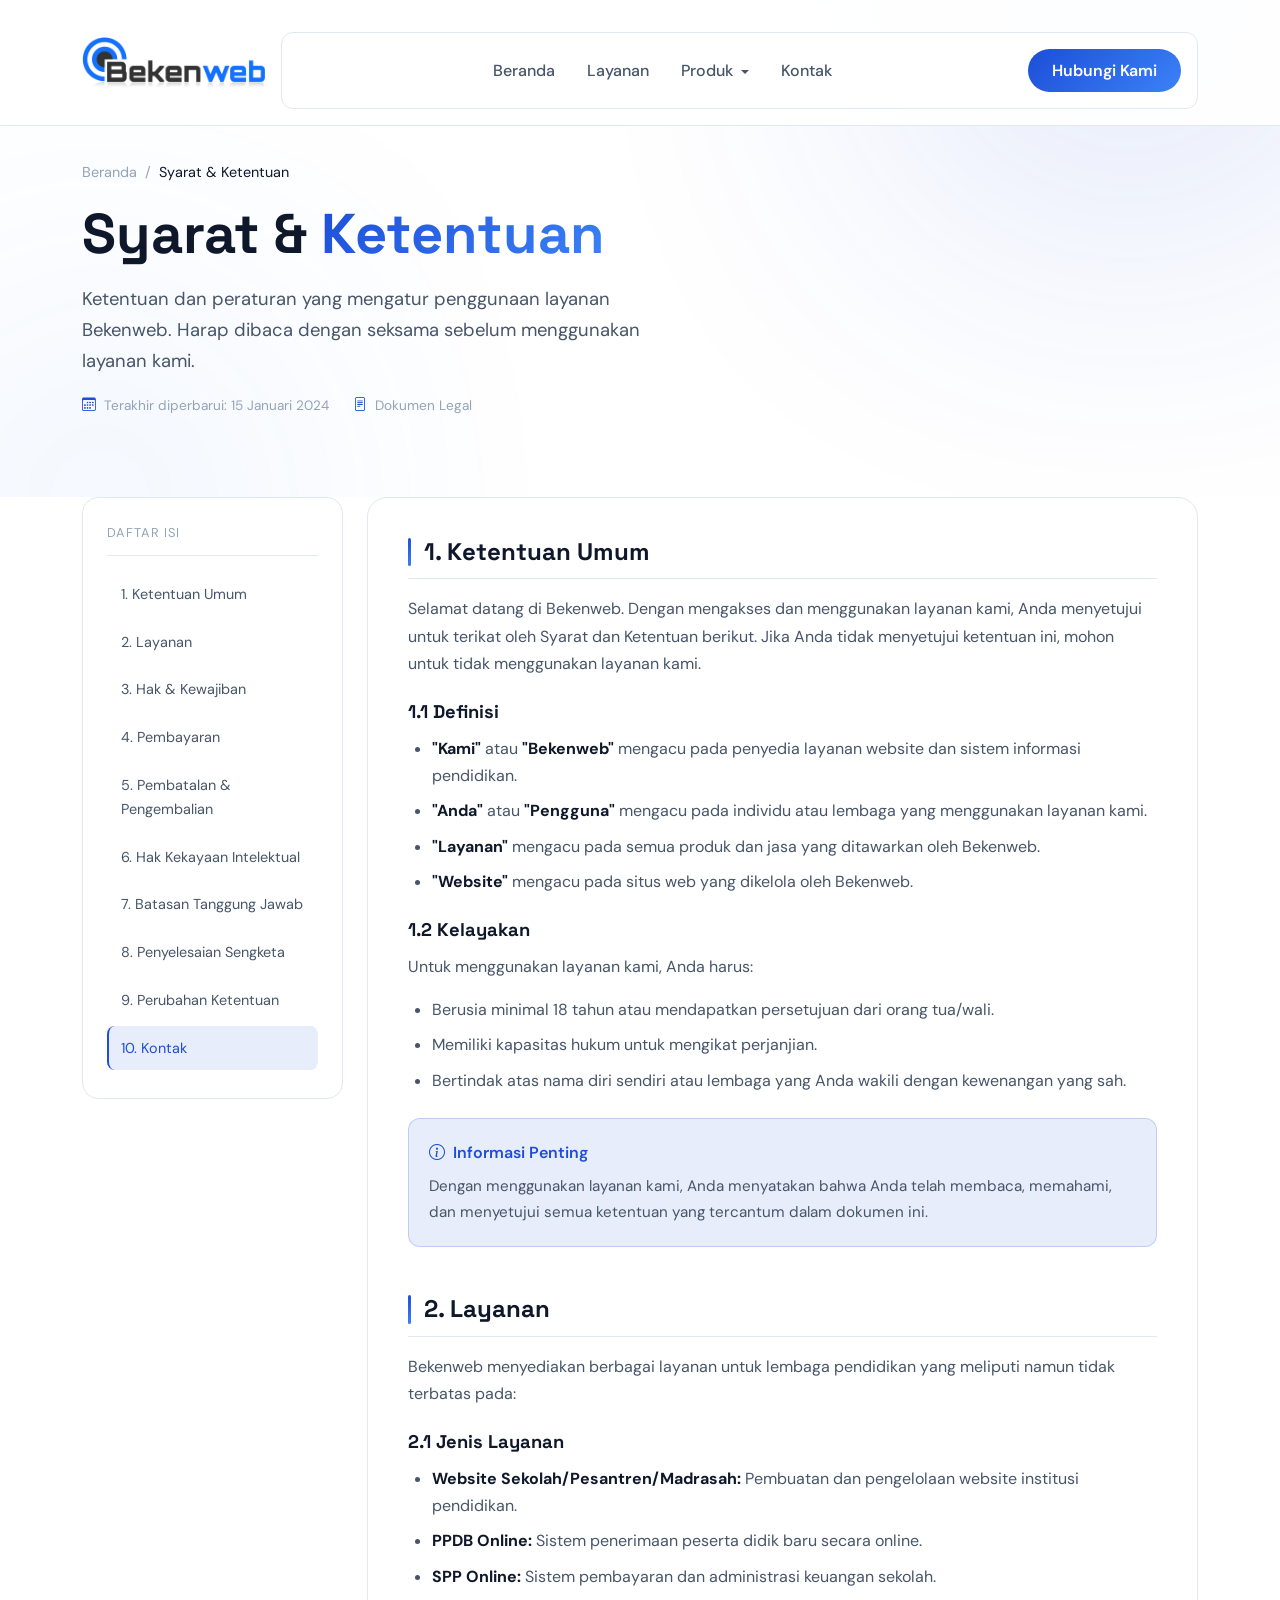
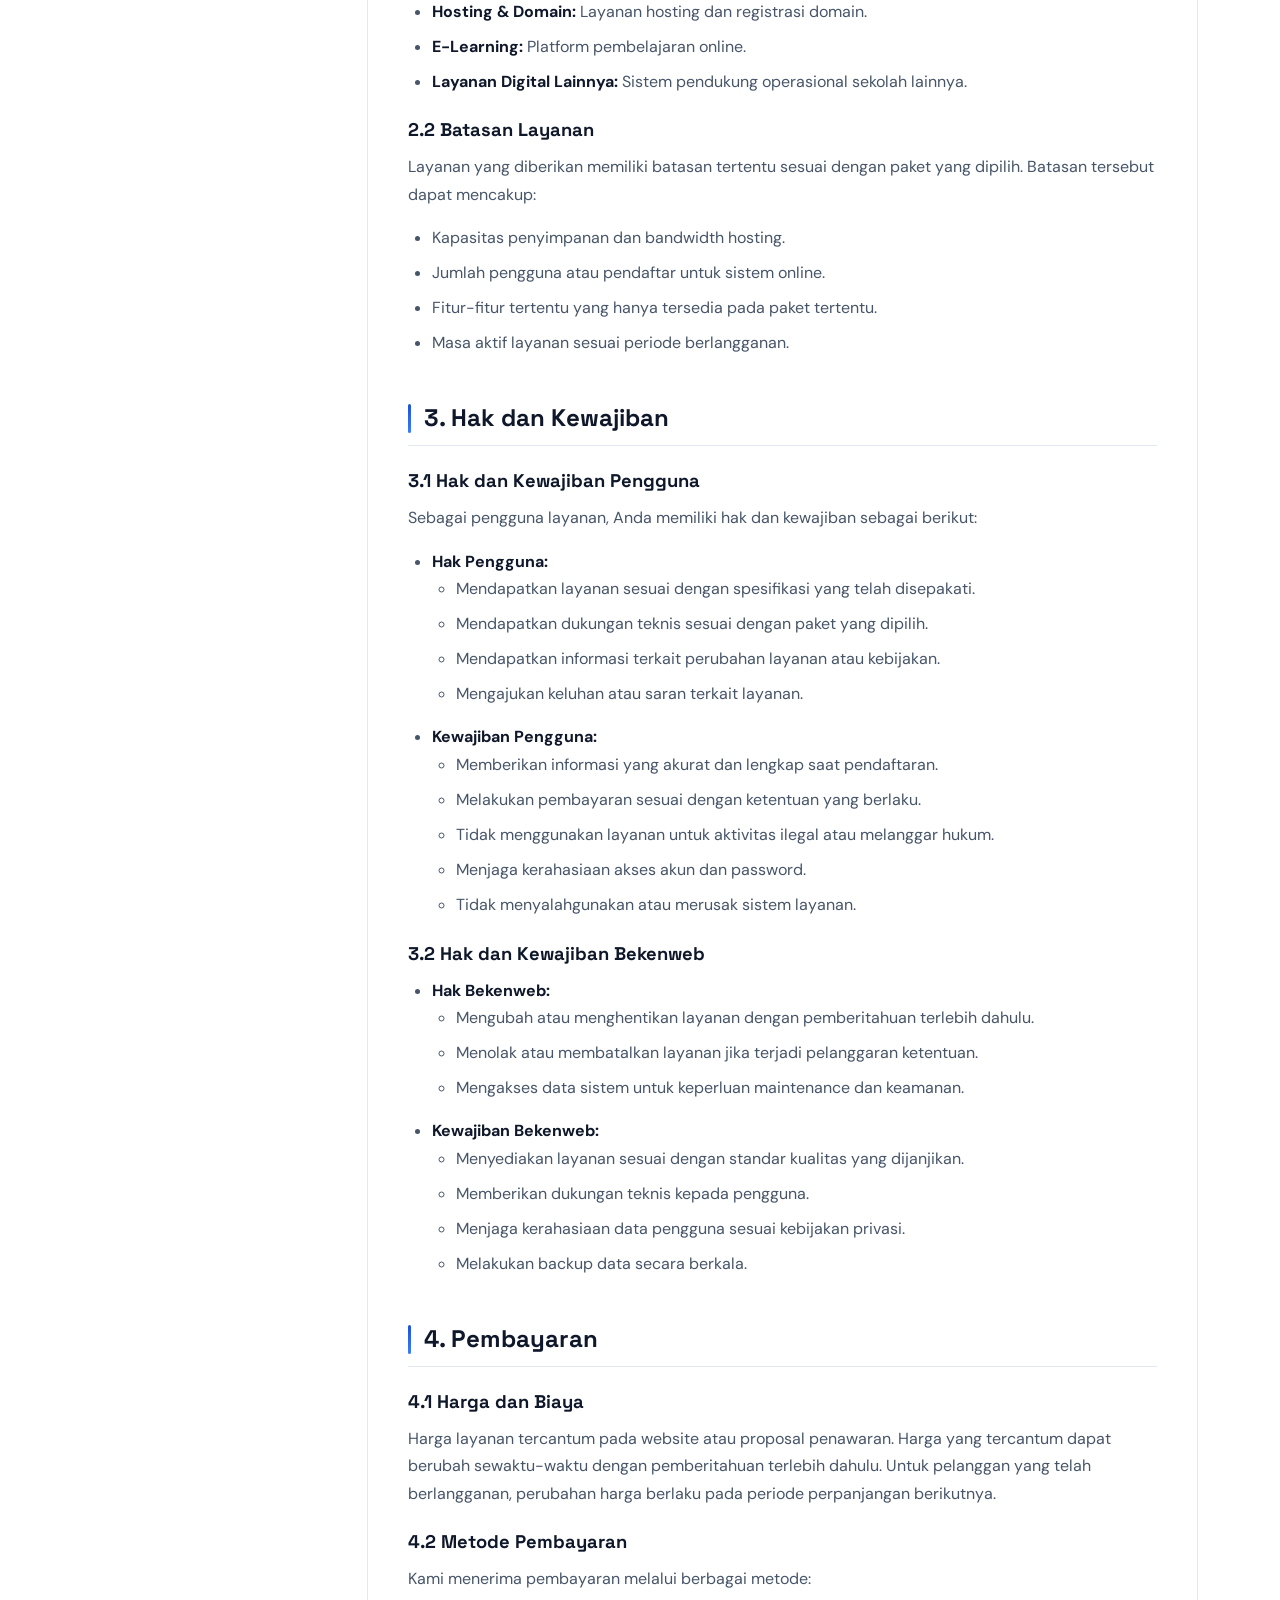
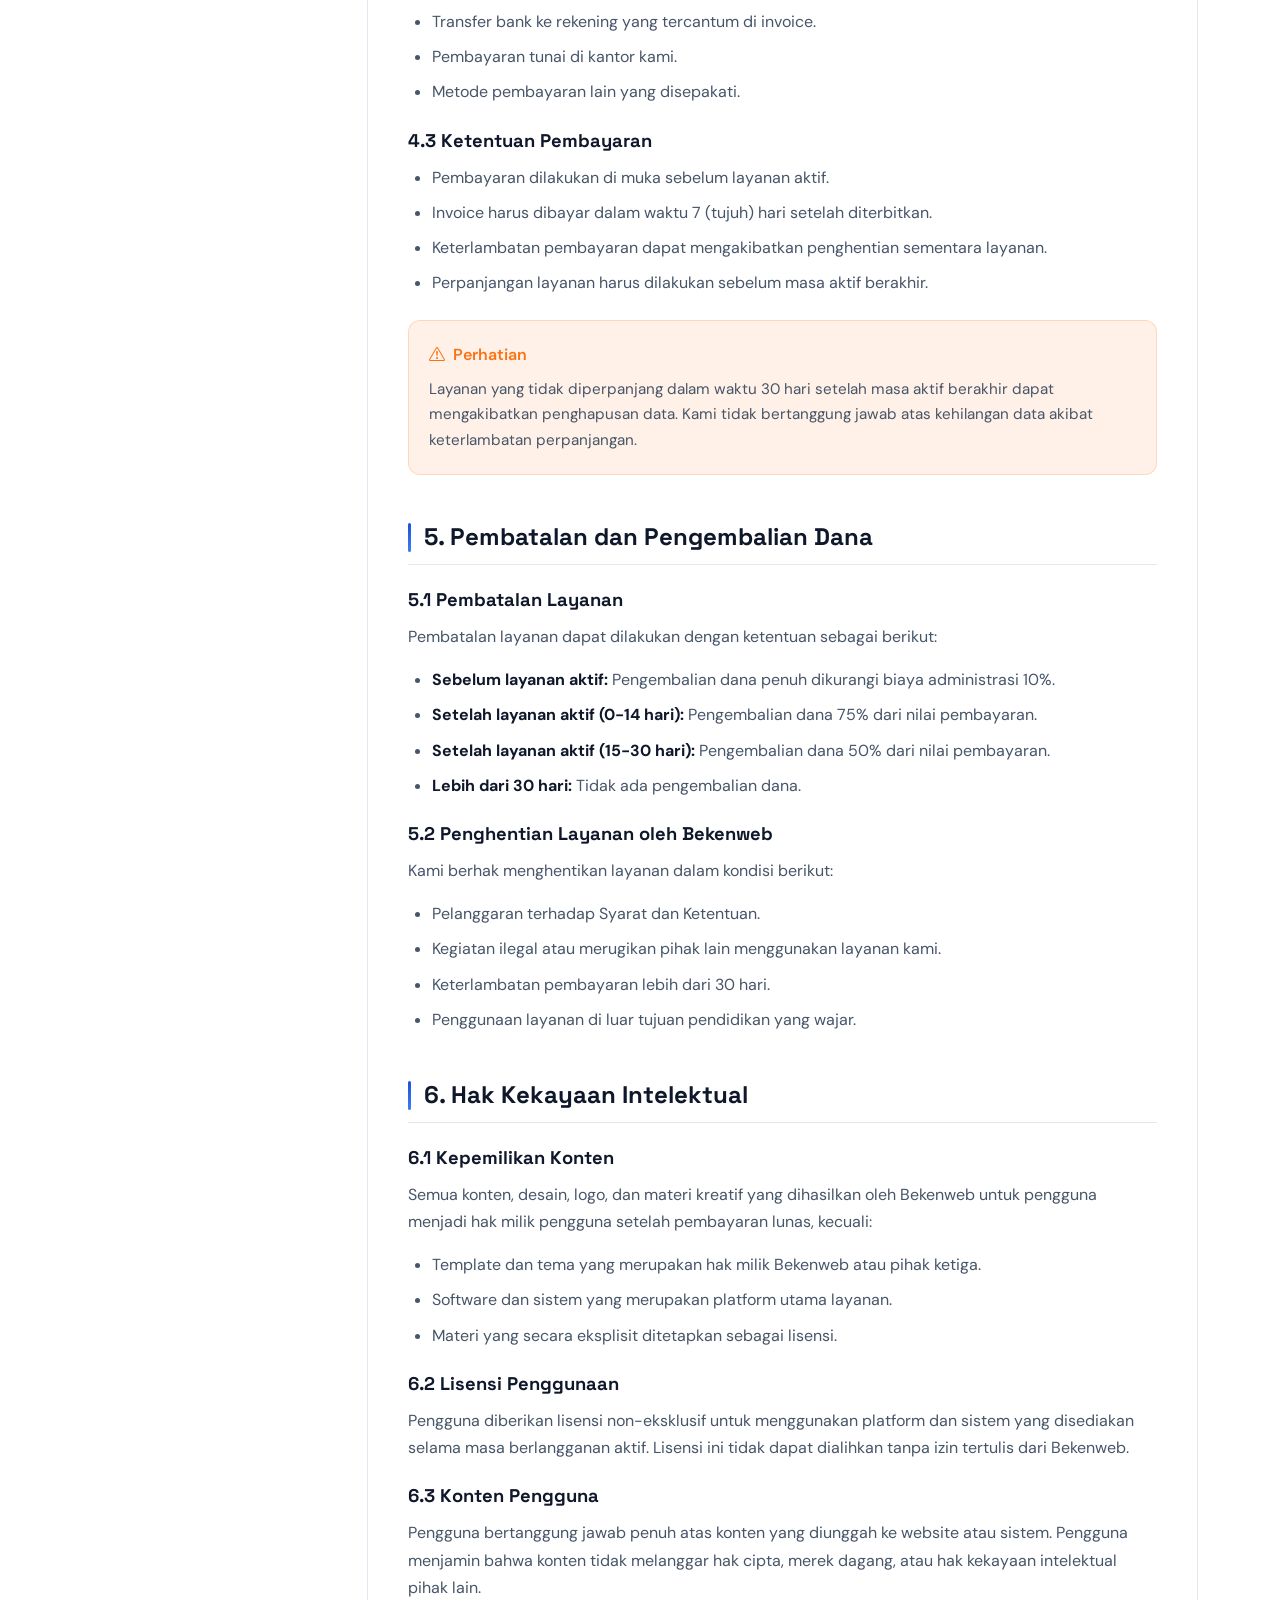
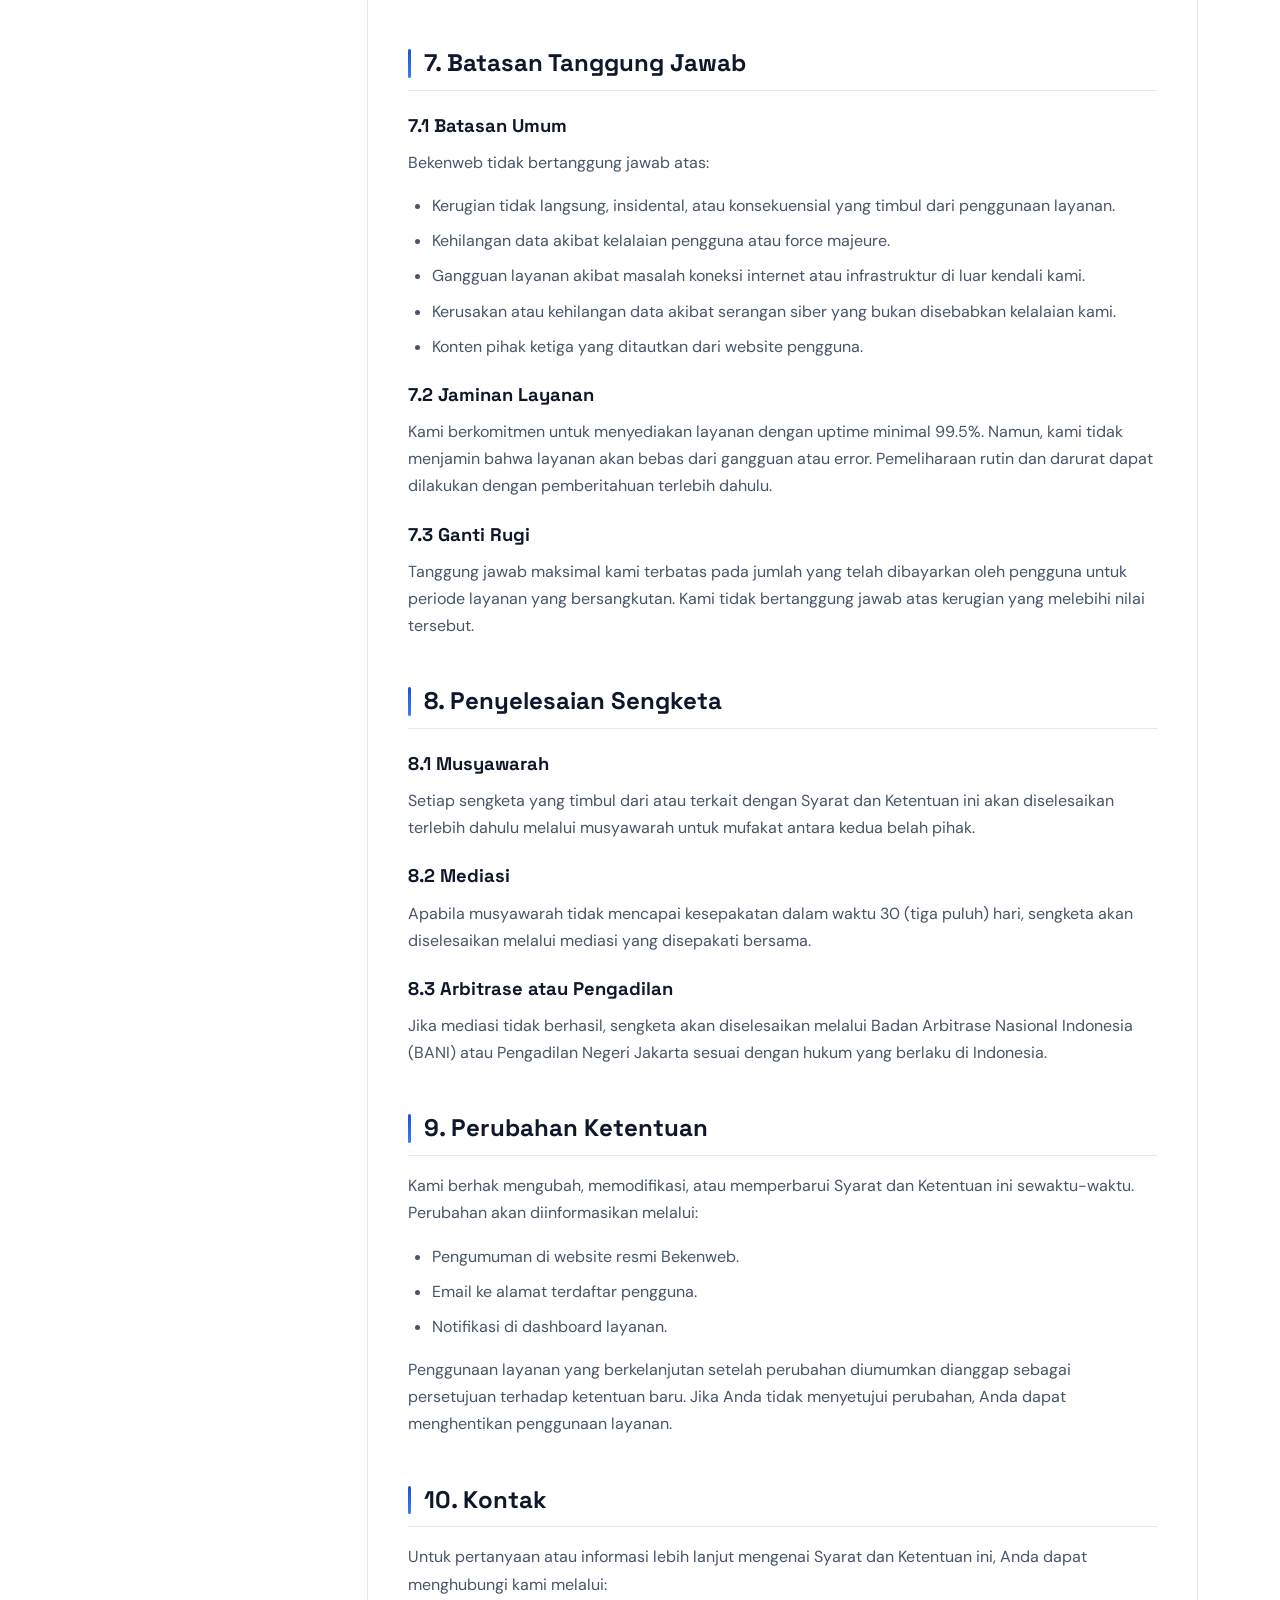
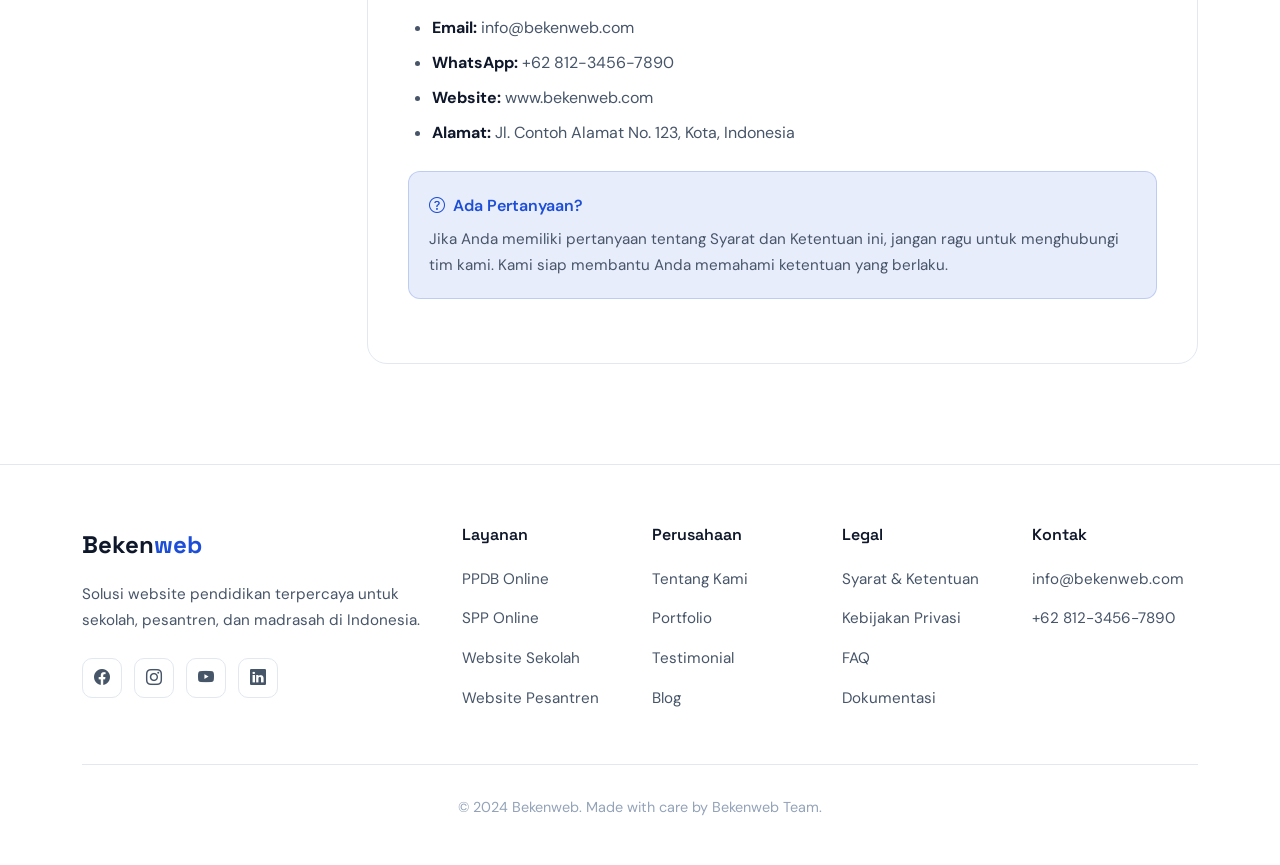
<file: terms.html>
<!DOCTYPE html>
<html lang="id">
<head>
    <meta charset="UTF-8">
    <meta name="viewport" content="width=device-width, initial-scale=1.0">
    <title>Terms & Conditions - Bekenweb</title>
    <link rel="icon" type="image/png" href="assets/favicon.png">
    <link href="https://cdn.jsdelivr.net/npm/bootstrap@5.3.2/dist/css/bootstrap.min.css" rel="stylesheet">
    <link href="https://cdn.jsdelivr.net/npm/bootstrap-icons@1.11.1/font/bootstrap-icons.css" rel="stylesheet">
    <link href="https://fonts.googleapis.com/css2?family=Space+Grotesk:wght@400;500;600;700&family=DM+Sans:wght@400;500;600;700&display=swap" rel="stylesheet">
    <link rel="stylesheet" href="style/main.css">
    <script>
        const savedTheme = localStorage.getItem('theme') || 'light';
        document.documentElement.setAttribute('data-theme', savedTheme);
    </script>
</head>
<body>
    <!-- Navbar -->
    <nav class="navbar navbar-expand-lg navbar-custom fixed-top">
        <div class="container">
            <a class="navbar-brand" href="index.html">
                <img src="assets/logo.png" alt="Bekenweb Logo" class="brand-logo">
            </a>
            <button class="navbar-toggler" type="button" data-bs-toggle="collapse" data-bs-target="#navbarNav">
                <span class="navbar-toggler-icon"></span>
            </button>
            <div class="collapse navbar-collapse" id="navbarNav">
                <ul class="navbar-nav mx-auto">
                    <li class="nav-item">
                        <a class="nav-link" href="index.html">Beranda</a>
                    </li>
                    <li class="nav-item">
                        <a class="nav-link" href="services.html">Layanan</a>
                    </li>
                    <li class="nav-item dropdown">
                        <a class="nav-link dropdown-toggle" href="#" id="produkDropdown" role="button" data-bs-toggle="dropdown" aria-expanded="false">
                            Produk
                        </a>
                        <ul class="dropdown-menu" aria-labelledby="produkDropdown">
                            <li><a class="dropdown-item" href="ppdb-online.html">PPDB Online</a></li>
                            <li><a class="dropdown-item" href="spp-online.html">SPP Online</a></li>
                        </ul>
                    </li>
                    <li class="nav-item">
                        <a class="nav-link" href="index.html#contact">Kontak</a>
                    </li>
                </ul>
                <!-- <div class="theme-toggle" id="theme-toggle" title="Ganti Tema">
                    <i class="bi bi-sun-fill"></i>
                    <i class="bi bi-moon-stars-fill"></i>
                </div> -->
                <a href="index.html#contact" class="btn btn-nav">Hubungi Kami</a>
            </div>
        </div>
    </nav>

    <!-- Page Header -->
    <section class="page-header">
        <div class="page-header-bg">
            <div class="page-header-gradient page-header-gradient-1"></div>
            <div class="page-header-gradient page-header-gradient-2"></div>
        </div>
        <div class="container">
            <nav class="breadcrumb-nav" aria-label="breadcrumb">
                <ol class="breadcrumb">
                    <li class="breadcrumb-item"><a href="index.html">Beranda</a></li>
                    <li class="breadcrumb-item active" aria-current="page">Syarat & Ketentuan</li>
                </ol>
            </nav>
            <h1 class="page-title">Syarat & <span class="highlight">Ketentuan</span></h1>
            <p class="page-desc">
                Ketentuan dan peraturan yang mengatur penggunaan layanan Bekenweb. Harap dibaca dengan seksama sebelum menggunakan layanan kami.
            </p>
            <div class="page-meta">
                <div class="page-meta-item">
                    <i class="bi bi-calendar3"></i>
                    <span>Terakhir diperbarui: 15 Januari 2024</span>
                </div>
                <div class="page-meta-item">
                    <i class="bi bi-file-text"></i>
                    <span>Dokumen Legal</span>
                </div>
            </div>
        </div>
    </section>

    <!-- Content Section -->
    <section class="content-section">
        <div class="container">
            <div class="row">
                <!-- Sidebar -->
                <div class="col-lg-3">
                    <nav class="sidebar-nav" id="sidebarNav">
                        <div class="sidebar-title">Daftar Isi</div>
                        <ul class="sidebar-menu">
                            <li><a href="#ketentuan-umum" class="active">1. Ketentuan Umum</a></li>
                            <li><a href="#layanan">2. Layanan</a></li>
                            <li><a href="#hak-kewajiban">3. Hak & Kewajiban</a></li>
                            <li><a href="#pembayaran">4. Pembayaran</a></li>
                            <li><a href="#pembatalan">5. Pembatalan & Pengembalian</a></li>
                            <li><a href="#hak-cipta">6. Hak Kekayaan Intelektual</a></li>
                            <li><a href="#batasan">7. Batasan Tanggung Jawab</a></li>
                            <li><a href="#sengketa">8. Penyelesaian Sengketa</a></li>
                            <li><a href="#perubahan">9. Perubahan Ketentuan</a></li>
                            <li><a href="#kontak">10. Kontak</a></li>
                        </ul>
                    </nav>
                </div>

                <!-- Main Content -->
                <div class="col-lg-9">
                    <!-- Mobile TOC -->
                    <div class="toc-mobile">
                        <button class="toc-btn" type="button" data-bs-toggle="collapse" data-bs-target="#tocContent" aria-expanded="false" aria-controls="tocContent">
                            <span><i class="bi bi-list-ul me-2"></i>Daftar Isi</span>
                            <i class="bi bi-chevron-down"></i>
                        </button>
                        <div class="collapse" id="tocContent">
                            <div class="toc-content">
                                <ul>
                                    <li><a href="#ketentuan-umum">1. Ketentuan Umum</a></li>
                                    <li><a href="#layanan">2. Layanan</a></li>
                                    <li><a href="#hak-kewajiban">3. Hak & Kewajiban</a></li>
                                    <li><a href="#pembayaran">4. Pembayaran</a></li>
                                    <li><a href="#pembatalan">5. Pembatalan & Pengembalian</a></li>
                                    <li><a href="#hak-cipta">6. Hak Kekayaan Intelektual</a></li>
                                    <li><a href="#batasan">7. Batasan Tanggung Jawab</a></li>
                                    <li><a href="#sengketa">8. Penyelesaian Sengketa</a></li>
                                    <li><a href="#perubahan">9. Perubahan Ketentuan</a></li>
                                    <li><a href="#kontak">10. Kontak</a></li>
                                </ul>
                            </div>
                        </div>
                    </div>

                    <div class="content-card">
                        <!-- Section 1: Ketentuan Umum -->
                        <div class="content-block" id="ketentuan-umum">
                            <h2>1. Ketentuan Umum</h2>
                            <p>Selamat datang di Bekenweb. Dengan mengakses dan menggunakan layanan kami, Anda menyetujui untuk terikat oleh Syarat dan Ketentuan berikut. Jika Anda tidak menyetujui ketentuan ini, mohon untuk tidak menggunakan layanan kami.</p>
                            
                            <h3>1.1 Definisi</h3>
                            <ul>
                                <li><strong>"Kami"</strong> atau <strong>"Bekenweb"</strong> mengacu pada penyedia layanan website dan sistem informasi pendidikan.</li>
                                <li><strong>"Anda"</strong> atau <strong>"Pengguna"</strong> mengacu pada individu atau lembaga yang menggunakan layanan kami.</li>
                                <li><strong>"Layanan"</strong> mengacu pada semua produk dan jasa yang ditawarkan oleh Bekenweb.</li>
                                <li><strong>"Website"</strong> mengacu pada situs web yang dikelola oleh Bekenweb.</li>
                            </ul>

                            <h3>1.2 Kelayakan</h3>
                            <p>Untuk menggunakan layanan kami, Anda harus:</p>
                            <ul>
                                <li>Berusia minimal 18 tahun atau mendapatkan persetujuan dari orang tua/wali.</li>
                                <li>Memiliki kapasitas hukum untuk mengikat perjanjian.</li>
                                <li>Bertindak atas nama diri sendiri atau lembaga yang Anda wakili dengan kewenangan yang sah.</li>
                            </ul>

                            <div class="highlight-box">
                                <div class="highlight-box-title">
                                    <i class="bi bi-info-circle"></i>
                                    <span>Informasi Penting</span>
                                </div>
                                <p>Dengan menggunakan layanan kami, Anda menyatakan bahwa Anda telah membaca, memahami, dan menyetujui semua ketentuan yang tercantum dalam dokumen ini.</p>
                            </div>
                        </div>

                        <!-- Section 2: Layanan -->
                        <div class="content-block" id="layanan">
                            <h2>2. Layanan</h2>
                            <p>Bekenweb menyediakan berbagai layanan untuk lembaga pendidikan yang meliputi namun tidak terbatas pada:</p>
                            
                            <h3>2.1 Jenis Layanan</h3>
                            <ul>
                                <li><strong>Website Sekolah/Pesantren/Madrasah:</strong> Pembuatan dan pengelolaan website institusi pendidikan.</li>
                                <li><strong>PPDB Online:</strong> Sistem penerimaan peserta didik baru secara online.</li>
                                <li><strong>SPP Online:</strong> Sistem pembayaran dan administrasi keuangan sekolah.</li>
                                <li><strong>Hosting & Domain:</strong> Layanan hosting dan registrasi domain.</li>
                                <li><strong>E-Learning:</strong> Platform pembelajaran online.</li>
                                <li><strong>Layanan Digital Lainnya:</strong> Sistem pendukung operasional sekolah lainnya.</li>
                            </ul>

                            <h3>2.2 Batasan Layanan</h3>
                            <p>Layanan yang diberikan memiliki batasan tertentu sesuai dengan paket yang dipilih. Batasan tersebut dapat mencakup:</p>
                            <ul>
                                <li>Kapasitas penyimpanan dan bandwidth hosting.</li>
                                <li>Jumlah pengguna atau pendaftar untuk sistem online.</li>
                                <li>Fitur-fitur tertentu yang hanya tersedia pada paket tertentu.</li>
                                <li>Masa aktif layanan sesuai periode berlangganan.</li>
                            </ul>
                        </div>

                        <!-- Section 3: Hak dan Kewajiban -->
                        <div class="content-block" id="hak-kewajiban">
                            <h2>3. Hak dan Kewajiban</h2>
                            
                            <h3>3.1 Hak dan Kewajiban Pengguna</h3>
                            <p>Sebagai pengguna layanan, Anda memiliki hak dan kewajiban sebagai berikut:</p>
                            <ul>
                                <li><strong>Hak Pengguna:</strong>
                                    <ul>
                                        <li>Mendapatkan layanan sesuai dengan spesifikasi yang telah disepakati.</li>
                                        <li>Mendapatkan dukungan teknis sesuai dengan paket yang dipilih.</li>
                                        <li>Mendapatkan informasi terkait perubahan layanan atau kebijakan.</li>
                                        <li>Mengajukan keluhan atau saran terkait layanan.</li>
                                    </ul>
                                </li>
                                <li><strong>Kewajiban Pengguna:</strong>
                                    <ul>
                                        <li>Memberikan informasi yang akurat dan lengkap saat pendaftaran.</li>
                                        <li>Melakukan pembayaran sesuai dengan ketentuan yang berlaku.</li>
                                        <li>Tidak menggunakan layanan untuk aktivitas ilegal atau melanggar hukum.</li>
                                        <li>Menjaga kerahasiaan akses akun dan password.</li>
                                        <li>Tidak menyalahgunakan atau merusak sistem layanan.</li>
                                    </ul>
                                </li>
                            </ul>

                            <h3>3.2 Hak dan Kewajiban Bekenweb</h3>
                            <ul>
                                <li><strong>Hak Bekenweb:</strong>
                                    <ul>
                                        <li>Mengubah atau menghentikan layanan dengan pemberitahuan terlebih dahulu.</li>
                                        <li>Menolak atau membatalkan layanan jika terjadi pelanggaran ketentuan.</li>
                                        <li>Mengakses data sistem untuk keperluan maintenance dan keamanan.</li>
                                    </ul>
                                </li>
                                <li><strong>Kewajiban Bekenweb:</strong>
                                    <ul>
                                        <li>Menyediakan layanan sesuai dengan standar kualitas yang dijanjikan.</li>
                                        <li>Memberikan dukungan teknis kepada pengguna.</li>
                                        <li>Menjaga kerahasiaan data pengguna sesuai kebijakan privasi.</li>
                                        <li>Melakukan backup data secara berkala.</li>
                                    </ul>
                                </li>
                            </ul>
                        </div>

                        <!-- Section 4: Pembayaran -->
                        <div class="content-block" id="pembayaran">
                            <h2>4. Pembayaran</h2>
                            
                            <h3>4.1 Harga dan Biaya</h3>
                            <p>Harga layanan tercantum pada website atau proposal penawaran. Harga yang tercantum dapat berubah sewaktu-waktu dengan pemberitahuan terlebih dahulu. Untuk pelanggan yang telah berlangganan, perubahan harga berlaku pada periode perpanjangan berikutnya.</p>

                            <h3>4.2 Metode Pembayaran</h3>
                            <p>Kami menerima pembayaran melalui berbagai metode:</p>
                            <ul>
                                <li>Transfer bank ke rekening yang tercantum di invoice.</li>
                                <li>Pembayaran tunai di kantor kami.</li>
                                <li>Metode pembayaran lain yang disepakati.</li>
                            </ul>

                            <h3>4.3 Ketentuan Pembayaran</h3>
                            <ul>
                                <li>Pembayaran dilakukan di muka sebelum layanan aktif.</li>
                                <li>Invoice harus dibayar dalam waktu 7 (tujuh) hari setelah diterbitkan.</li>
                                <li>Keterlambatan pembayaran dapat mengakibatkan penghentian sementara layanan.</li>
                                <li>Perpanjangan layanan harus dilakukan sebelum masa aktif berakhir.</li>
                            </ul>

                            <div class="warning-box">
                                <div class="warning-box-title">
                                    <i class="bi bi-exclamation-triangle"></i>
                                    <span>Perhatian</span>
                                </div>
                                <p>Layanan yang tidak diperpanjang dalam waktu 30 hari setelah masa aktif berakhir dapat mengakibatkan penghapusan data. Kami tidak bertanggung jawab atas kehilangan data akibat keterlambatan perpanjangan.</p>
                            </div>
                        </div>

                        <!-- Section 5: Pembatalan dan Pengembalian -->
                        <div class="content-block" id="pembatalan">
                            <h2>5. Pembatalan dan Pengembalian Dana</h2>
                            
                            <h3>5.1 Pembatalan Layanan</h3>
                            <p>Pembatalan layanan dapat dilakukan dengan ketentuan sebagai berikut:</p>
                            <ul>
                                <li><strong>Sebelum layanan aktif:</strong> Pengembalian dana penuh dikurangi biaya administrasi 10%.</li>
                                <li><strong>Setelah layanan aktif (0-14 hari):</strong> Pengembalian dana 75% dari nilai pembayaran.</li>
                                <li><strong>Setelah layanan aktif (15-30 hari):</strong> Pengembalian dana 50% dari nilai pembayaran.</li>
                                <li><strong>Lebih dari 30 hari:</strong> Tidak ada pengembalian dana.</li>
                            </ul>

                            <h3>5.2 Penghentian Layanan oleh Bekenweb</h3>
                            <p>Kami berhak menghentikan layanan dalam kondisi berikut:</p>
                            <ul>
                                <li>Pelanggaran terhadap Syarat dan Ketentuan.</li>
                                <li>Kegiatan ilegal atau merugikan pihak lain menggunakan layanan kami.</li>
                                <li>Keterlambatan pembayaran lebih dari 30 hari.</li>
                                <li>Penggunaan layanan di luar tujuan pendidikan yang wajar.</li>
                            </ul>
                        </div>

                        <!-- Section 6: Hak Kekayaan Intelektual -->
                        <div class="content-block" id="hak-cipta">
                            <h2>6. Hak Kekayaan Intelektual</h2>
                            
                            <h3>6.1 Kepemilikan Konten</h3>
                            <p>Semua konten, desain, logo, dan materi kreatif yang dihasilkan oleh Bekenweb untuk pengguna menjadi hak milik pengguna setelah pembayaran lunas, kecuali:</p>
                            <ul>
                                <li>Template dan tema yang merupakan hak milik Bekenweb atau pihak ketiga.</li>
                                <li>Software dan sistem yang merupakan platform utama layanan.</li>
                                <li>Materi yang secara eksplisit ditetapkan sebagai lisensi.</li>
                            </ul>

                            <h3>6.2 Lisensi Penggunaan</h3>
                            <p>Pengguna diberikan lisensi non-eksklusif untuk menggunakan platform dan sistem yang disediakan selama masa berlangganan aktif. Lisensi ini tidak dapat dialihkan tanpa izin tertulis dari Bekenweb.</p>

                            <h3>6.3 Konten Pengguna</h3>
                            <p>Pengguna bertanggung jawab penuh atas konten yang diunggah ke website atau sistem. Pengguna menjamin bahwa konten tidak melanggar hak cipta, merek dagang, atau hak kekayaan intelektual pihak lain.</p>
                        </div>

                        <!-- Section 7: Batasan Tanggung Jawab -->
                        <div class="content-block" id="batasan">
                            <h2>7. Batasan Tanggung Jawab</h2>
                            
                            <h3>7.1 Batasan Umum</h3>
                            <p>Bekenweb tidak bertanggung jawab atas:</p>
                            <ul>
                                <li>Kerugian tidak langsung, insidental, atau konsekuensial yang timbul dari penggunaan layanan.</li>
                                <li>Kehilangan data akibat kelalaian pengguna atau force majeure.</li>
                                <li>Gangguan layanan akibat masalah koneksi internet atau infrastruktur di luar kendali kami.</li>
                                <li>Kerusakan atau kehilangan data akibat serangan siber yang bukan disebabkan kelalaian kami.</li>
                                <li>Konten pihak ketiga yang ditautkan dari website pengguna.</li>
                            </ul>

                            <h3>7.2 Jaminan Layanan</h3>
                            <p>Kami berkomitmen untuk menyediakan layanan dengan uptime minimal 99.5%. Namun, kami tidak menjamin bahwa layanan akan bebas dari gangguan atau error. Pemeliharaan rutin dan darurat dapat dilakukan dengan pemberitahuan terlebih dahulu.</p>

                            <h3>7.3 Ganti Rugi</h3>
                            <p>Tanggung jawab maksimal kami terbatas pada jumlah yang telah dibayarkan oleh pengguna untuk periode layanan yang bersangkutan. Kami tidak bertanggung jawab atas kerugian yang melebihi nilai tersebut.</p>
                        </div>

                        <!-- Section 8: Penyelesaian Sengketa -->
                        <div class="content-block" id="sengketa">
                            <h2>8. Penyelesaian Sengketa</h2>
                            
                            <h3>8.1 Musyawarah</h3>
                            <p>Setiap sengketa yang timbul dari atau terkait dengan Syarat dan Ketentuan ini akan diselesaikan terlebih dahulu melalui musyawarah untuk mufakat antara kedua belah pihak.</p>

                            <h3>8.2 Mediasi</h3>
                            <p>Apabila musyawarah tidak mencapai kesepakatan dalam waktu 30 (tiga puluh) hari, sengketa akan diselesaikan melalui mediasi yang disepakati bersama.</p>

                            <h3>8.3 Arbitrase atau Pengadilan</h3>
                            <p>Jika mediasi tidak berhasil, sengketa akan diselesaikan melalui Badan Arbitrase Nasional Indonesia (BANI) atau Pengadilan Negeri Jakarta sesuai dengan hukum yang berlaku di Indonesia.</p>
                        </div>

                        <!-- Section 9: Perubahan Ketentuan -->
                        <div class="content-block" id="perubahan">
                            <h2>9. Perubahan Ketentuan</h2>
                            <p>Kami berhak mengubah, memodifikasi, atau memperbarui Syarat dan Ketentuan ini sewaktu-waktu. Perubahan akan diinformasikan melalui:</p>
                            <ul>
                                <li>Pengumuman di website resmi Bekenweb.</li>
                                <li>Email ke alamat terdaftar pengguna.</li>
                                <li>Notifikasi di dashboard layanan.</li>
                            </ul>
                            <p>Penggunaan layanan yang berkelanjutan setelah perubahan diumumkan dianggap sebagai persetujuan terhadap ketentuan baru. Jika Anda tidak menyetujui perubahan, Anda dapat menghentikan penggunaan layanan.</p>
                        </div>

                        <!-- Section 10: Kontak -->
                        <div class="content-block" id="kontak">
                            <h2>10. Kontak</h2>
                            <p>Untuk pertanyaan atau informasi lebih lanjut mengenai Syarat dan Ketentuan ini, Anda dapat menghubungi kami melalui:</p>
                            <ul>
                                <li><strong>Email:</strong> info@bekenweb.com</li>
                                <li><strong>WhatsApp:</strong> +62 812-3456-7890</li>
                                <li><strong>Website:</strong> www.bekenweb.com</li>
                                <li><strong>Alamat:</strong> Jl. Contoh Alamat No. 123, Kota, Indonesia</li>
                            </ul>

                            <div class="highlight-box">
                                <div class="highlight-box-title">
                                    <i class="bi bi-question-circle"></i>
                                    <span>Ada Pertanyaan?</span>
                                </div>
                                <p>Jika Anda memiliki pertanyaan tentang Syarat dan Ketentuan ini, jangan ragu untuk menghubungi tim kami. Kami siap membantu Anda memahami ketentuan yang berlaku.</p>
                            </div>
                        </div>
                    </div>
                </div>
            </div>
        </div>
    </section>

    <!-- Footer -->
    <footer class="footer">
        <div class="container">
            <div class="row g-4">
                <div class="col-lg-4">
                    <div class="footer-brand">Beken<span>web</span></div>
                    <p class="footer-desc">
                        Solusi website pendidikan terpercaya untuk sekolah, pesantren, dan madrasah di Indonesia.
                    </p>
                    <div class="footer-social">
                        <a href="#" class="social-link"><i class="bi bi-facebook"></i></a>
                        <a href="#" class="social-link"><i class="bi bi-instagram"></i></a>
                        <a href="#" class="social-link"><i class="bi bi-youtube"></i></a>
                        <a href="#" class="social-link"><i class="bi bi-linkedin"></i></a>
                    </div>
                </div>
                <div class="col-lg-2 col-md-4">
                    <h5 class="footer-title">Layanan</h5>
                    <ul class="footer-links">
                        <li><a href="ppdb.html">PPDB Online</a></li>
                        <li><a href="spp.html">SPP Online</a></li>
                        <li><a href="layanan.html">Website Sekolah</a></li>
                        <li><a href="layanan.html">Website Pesantren</a></li>
                    </ul>
                </div>
                <div class="col-lg-2 col-md-4">
                    <h5 class="footer-title">Perusahaan</h5>
                    <ul class="footer-links">
                        <li><a href="#">Tentang Kami</a></li>
                        <li><a href="index.html#portfolio">Portfolio</a></li>
                        <li><a href="#">Testimonial</a></li>
                        <li><a href="#">Blog</a></li>
                    </ul>
                </div>
                <div class="col-lg-2 col-md-4">
                    <h5 class="footer-title">Legal</h5>
                    <ul class="footer-links">
                        <li><a href="syarat-ketentuan.html" class="active">Syarat & Ketentuan</a></li>
                        <li><a href="#">Kebijakan Privasi</a></li>
                        <li><a href="#">FAQ</a></li>
                        <li><a href="#">Dokumentasi</a></li>
                    </ul>
                </div>
                <div class="col-lg-2">
                    <h5 class="footer-title">Kontak</h5>
                    <ul class="footer-links">
                        <li><a href="mailto:info@bekenweb.com">info@bekenweb.com</a></li>
                        <li><a href="tel:+6281234567890">+62 812-3456-7890</a></li>
                    </ul>
                </div>
            </div>
            <div class="footer-bottom">
                <p>&copy; 2024 Bekenweb. Made with care by Bekenweb Team.</p>
            </div>
        </div>
    </footer>

    <script src="https://cdn.jsdelivr.net/npm/bootstrap@5.3.2/dist/js/bootstrap.bundle.min.js"></script>
    <script>
        // Navbar scroll effect
        var navbar = document.querySelector('.navbar-custom');
        window.addEventListener('scroll', function() {
            if (window.scrollY > 50) {
                navbar.classList.add('scrolled');
            } else {
                navbar.classList.remove('scrolled');
            }
        });

        // Active state for sidebar navigation
        var sidebarLinks = document.querySelectorAll('.sidebar-menu a');
        var contentBlocks = document.querySelectorAll('.content-block');

        function updateActiveLink() {
            var scrollPosition = window.scrollY + 150;

            contentBlocks.forEach(function(block, index) {
                var blockTop = block.offsetTop;
                var blockBottom = blockTop + block.offsetHeight;
                var blockId = block.getAttribute('id');

                if (scrollPosition >= blockTop && scrollPosition < blockBottom) {
                    sidebarLinks.forEach(function(link) {
                        link.classList.remove('active');
                        if (link.getAttribute('href') === '#' + blockId) {
                            link.classList.add('active');
                        }
                    });
                }
            });
        }

        window.addEventListener('scroll', updateActiveLink);

        // Smooth scroll for anchor links
        document.querySelectorAll('a[href^="#"]').forEach(function(anchor) {
            anchor.addEventListener('click', function(e) {
                e.preventDefault();
                var targetId = this.getAttribute('href');
                var target = document.querySelector(targetId);
                if (target) {
                    var navHeight = navbar.offsetHeight;
                    var targetPosition = target.offsetTop - navHeight - 20;
                    window.scrollTo({
                        top: targetPosition,
                        behavior: 'smooth'
                    });
                }
            });
        });

        // Print functionality
        function printDocument() {
            window.print();
        }
    </script>
</body>
</html>
</file>
<file: style/main.css>
:root {
    /* Dark Theme (Default) */
    --bg-primary: #0a0f1a;
    --bg-secondary: #111827;
    --bg-card: #1a2332;
    --accent: #1d4ed8;
    --accent-rgb: 29, 78, 216;
    --accent-secondary: #3b82f6;
    --text-primary: #f1f5f9;
    --text-secondary: #94a3b8;
    --text-muted: #64748b;
    --border-color: #2d3a4f;
    --gradient-1: linear-gradient(135deg, var(--accent) 0%, var(--accent-secondary) 100%);
    --card-shadow: 0 10px 30px rgba(0, 0, 0, 0.3);
    --nav-bg: rgba(10, 15, 26, 0.9);
    --overlay-bg: rgba(10, 15, 26, 0.8);
}

[data-theme="light"] {
    --bg-primary: #ffffff;
    --bg-secondary: #f8fafc;
    --bg-card: #ffffff;
    --text-primary: #0f172a;
    --text-secondary: #475569;
    --text-muted: #94a3b8;
    --border-color: #e2e8f0;
    --card-shadow: 0 10px 30px rgba(0, 0, 0, 0.05);
    --nav-bg: rgba(255, 255, 255, 0.9);
    --overlay-bg: rgba(255, 255, 255, 0.8);
}

* {
    margin: 0;
    padding: 0;
    box-sizing: border-box;
}

html {
    scroll-behavior: smooth;
}

body {
    font-family: 'DM Sans', sans-serif;
    background: var(--bg-primary);
    color: var(--text-primary);
    overflow-x: hidden;
    line-height: 1.7;
    transition: background 0.3s ease, color 0.3s ease;
}

h1, h2, h3, h4, h5, h6 {
    font-family: 'Space Grotesk', sans-serif;
    font-weight: 700;
}

.navbar-custom {
    background: var(--nav-bg);
    backdrop-filter: blur(20px);
    border-bottom: 1px solid var(--border-color);
    padding: 1rem 0;
    transition: all 0.3s ease;
}

.navbar-custom.scrolled {
    padding: 0.5rem 0;
    background: var(--nav-bg);
}

.navbar-brand {
    padding: 0;
    display: flex;
    align-items: center;
}

.brand-logo {
    height: 52px;
    width: auto;
    max-width: 100%;
    object-fit: contain;
    transition: all 0.3s ease;
}

@media (max-width: 767px) {
    .brand-logo {
        height: 42px;
    }
}

.nav-link {
    color: var(--text-secondary) !important;
    font-weight: 500;
    padding: 0.5rem 1rem !important;
    transition: all 0.3s ease;
}

.nav-link:hover {
    color: var(--accent) !important;
}

/* Navbar Dropdown Modern Styling */
.dropdown-menu {
    background: var(--bg-card);
    backdrop-filter: blur(20px);
    border: 1px solid var(--border-color);
    border-radius: 16px;
    padding: 0.8rem;
    box-shadow: var(--card-shadow);
    margin-top: 1rem;
    opacity: 0;
    visibility: hidden;
    transform: translateY(10px);
    transition: all 0.3s cubic-bezier(0.68, -0.55, 0.265, 1.55);
    display: block; /* Required for transition */
}

.dropdown-menu.show {
    opacity: 1;
    visibility: visible;
    transform: translateY(0);
}

.dropdown-item {
    color: var(--text-secondary);
    font-weight: 500;
    padding: 0.7rem 1.2rem;
    border-radius: 10px;
    transition: all 0.2s ease;
}

.dropdown-item:hover {
    background: rgba(var(--accent-rgb), 0.08);
    color: var(--accent);
    transform: translateX(5px);
}

.dropdown-item.active {
    background: rgba(var(--accent-rgb), 0.12);
    color: var(--accent);
    font-weight: 600;
    position: relative;
    display: flex;
    align-items: center;
}

.dropdown-item.active::before {
    content: '';
    width: 6px;
    height: 6px;
    background: var(--accent);
    border-radius: 50%;
    margin-right: 10px;
    box-shadow: 0 0 10px rgba(var(--accent-rgb), 0.5);
}

.dropdown-toggle::after {
    transition: transform 0.3s ease;
    vertical-align: 0.15em;
}

.dropdown-toggle.show::after {
    transform: rotate(180deg);
}

@media (max-width: 991px) {
    .dropdown-menu {
        background: transparent;
        border: none;
        box-shadow: none;
        padding-left: 1.5rem;
        margin-top: 0;
        opacity: 1;
        visibility: visible;
        transform: none;
        display: none;
    }
    .dropdown-menu.show {
        display: block;
    }
    .dropdown-item:hover {
        transform: none;
    }
}

.btn-nav {
    background: var(--gradient-1);
    color: var(--bg-primary) !important;
    border: none;
    padding: 0.6rem 1.5rem;
    border-radius: 50px;
    font-weight: 600;
    transition: all 0.3s ease;
    text-decoration: none;
}

.btn-nav:hover {
    transform: translateY(-2px);
    box-shadow: 0 8px 25px rgba(var(--accent-rgb), 0.4);
    color: var(--bg-primary);
}

.hero-section {
    min-height: 100vh;
    position: relative;
    display: flex;
    align-items: center;
    padding: 160px 0 80px;
    overflow: hidden;
}

.hero-bg {
    position: absolute;
    inset: 0;
    z-index: -1;
}

.hero-gradient {
    position: absolute;
    border-radius: 50%;
    filter: blur(150px);
    opacity: 0.4;
}

.hero-gradient-1 {
    width: 800px;
    height: 800px;
    background: radial-gradient(circle, var(--accent) 0%, transparent 70%);
    top: -400px;
    right: -200px;
}

.hero-gradient-2 {
    width: 600px;
    height: 600px;
    background: radial-gradient(circle, var(--accent) 0%, transparent 70%);
    bottom: -300px;
    left: -200px;
}

.hero-grid {
    position: absolute;
    inset: 0;
    background-image:
    linear-gradient(rgba(var(--accent-rgb), 0.03) 1px, transparent 1px),
    linear-gradient(90deg, rgba(var(--accent-rgb), 0.03) 1px, transparent 1px);
    background-size: 80px 80px;
    mask-image: radial-gradient(ellipse at center, black 30%, transparent 70%);
}

.hero-content {
    position: relative;
    z-index: 2;
}

.hero-badge {
    display: inline-flex;
    align-items: center;
    gap: 0.5rem;
    background: rgba(var(--accent-rgb), 0.1);
    border: 1px solid rgba(var(--accent-rgb), 0.3);
    padding: 0.6rem 1.2rem;
    border-radius: 50px;
    font-size: 0.9rem;
    color: var(--accent);
    margin-bottom: 2rem;
    margin-top: 1rem;
}

.hero-title {
    font-size: clamp(2.8rem, 5.5vw, 4.2rem);
    line-height: 1.15;
    margin-bottom: 1.5rem;
    letter-spacing: -0.02em;
}

.hero-title .highlight {
    background: var(--gradient-1);
    -webkit-background-clip: text;
    -webkit-text-fill-color: transparent;
    background-clip: text;
}

.hero-desc {
    font-size: 1.2rem;
    color: var(--text-secondary);
    max-width: 540px;
    margin-bottom: 2.5rem;
    line-height: 1.8;
}

.hero-buttons {
    display: flex;
    gap: 1rem;
    flex-wrap: wrap;
    margin-bottom: 4rem;
}

.btn-primary-custom {
    background: var(--gradient-1);
    color: var(--bg-primary);
    border: none;
    padding: 1rem 2rem;
    border-radius: 12px;
    font-weight: 600;
    font-size: 1rem;
    transition: all 0.3s ease;
    display: inline-flex;
    align-items: center;
    gap: 0.5rem;
    text-decoration: none;
}

.btn-primary-custom:hover {
    transform: translateY(-3px);
    box-shadow: 0 12px 35px rgba(var(--accent-rgb), 0.4);
    color: var(--bg-primary);
}

.btn-secondary-custom {
    background: transparent;
    color: var(--text-primary);
    border: 2px solid var(--border-color);
    padding: 1rem 2rem;
    border-radius: 12px;
    font-weight: 600;
    font-size: 1rem;
    transition: all 0.3s ease;
    display: inline-flex;
    align-items: center;
    gap: 0.5rem;
    text-decoration: none;
}

.btn-secondary-custom:hover {
    border-color: var(--accent);
    color: var(--accent);
    background: rgba(var(--accent-rgb), 0.05);
}

.hero-stats {
    display: flex;
    gap: 4rem;
    flex-wrap: wrap;
}

.stat-item {
    text-align: left;
}

.stat-number {
    font-family: 'Space Grotesk', sans-serif;
    font-size: 3rem;
    font-weight: 700;
    color: var(--accent);
    line-height: 1;
    margin-bottom: 0.25rem;
}

.stat-label {
    color: var(--text-muted);
    font-size: 0.95rem;
}

.hero-image-wrapper {
    position: relative;
    display: flex;
    justify-content: center;
}

.hero-mockup {
    position: relative;
    width: 100%;
    max-width: 600px;
}

.mockup-screen {
    background: var(--bg-card);
    border: 1px solid var(--border-color);
    border-radius: 24px;
    padding: 1.25rem;
    box-shadow: 0 25px 80px rgba(0, 0, 0, 0.5);
}

.mockup-header {
    display: flex;
    gap: 0.5rem;
    margin-bottom: 1rem;
}

.mockup-dot {
    width: 14px;
    height: 14px;
    border-radius: 50%;
}

.mockup-dot-red {
    background: #ef4444;
}

.mockup-dot-yellow {
    background: #eab308;
}

.mockup-dot-green {
    background: #22c55e;
}

.mockup-content {
    background: var(--bg-secondary);
    border-radius: 16px;
    padding: 2rem;
}

.mockup-header-content {
    text-align: center;
    margin-bottom: 2rem;
}

.mockup-icon {
    width: 70px;
    height: 70px;
    background: rgba(var(--accent-rgb), 0.15);
    border-radius: 18px;
    display: flex;
    align-items: center;
    justify-content: center;
    margin: 0 auto 1rem;
}

.mockup-icon i {
    font-size: 2rem;
    color: var(--accent);
}

.mockup-title {
    font-size: 1.5rem;
    margin-bottom: 0.25rem;
}

.mockup-subtitle {
    color: var(--text-secondary);
    font-size: 1rem;
}

.mockup-stats {
    display: grid;
    grid-template-columns: 1fr 1fr;
    gap: 1rem;
    margin-bottom: 1.5rem;
}

.mockup-stat-box {
    background: var(--bg-card);
    border-radius: 16px;
    padding: 1.25rem;
    text-align: center;
}

.mockup-stat-label {
    font-size: 0.85rem;
    color: var(--text-secondary);
    margin-bottom: 0.25rem;
}

.mockup-stat-value {
    font-family: 'Space Grotesk', sans-serif;
    font-size: 2rem;
    font-weight: 700;
    color: var(--accent);
}

.mockup-progress-section {
    background: var(--bg-card);
    border-radius: 16px;
    padding: 1.25rem;
}

.progress-header {
    display: flex;
    justify-content: space-between;
    align-items: center;
    margin-bottom: 0.75rem;
}

.progress-title {
    font-size: 0.9rem;
    color: var(--text-secondary);
}

.progress-percent {
    font-weight: 700;
    color: var(--accent);
}

.progress-bar-bg {
    height: 10px;
    background: var(--bg-secondary);
    border-radius: 5px;
    overflow: hidden;
}

.progress-bar-fill {
    height: 100%;
    background: var(--gradient-1);
    border-radius: 5px;
    width: 75%;
}

.info-cards {
    position: absolute;
    right: -60px;
    top: 50%;
    transform: translateY(-50%);
    display: flex;
    flex-direction: column;
    gap: 1rem;
}

.info-card {
    background: var(--bg-card);
    border: 1px solid var(--border-color);
    border-radius: 16px;
    padding: 1.25rem 1.5rem;
    min-width: 160px;
    box-shadow: 0 15px 40px rgba(0, 0, 0, 0.3);
}

.info-card-icon {
    width: 42px;
    height: 42px;
    background: var(--gradient-1);
    border-radius: 12px;
    display: flex;
    align-items: center;
    justify-content: center;
    margin-bottom: 0.75rem;
}

.info-card-icon i {
    font-size: 1.25rem;
    color: var(--bg-primary);
}

.info-card-title {
    font-size: 0.85rem;
    color: var(--text-secondary);
    margin-bottom: 0.25rem;
}

.info-card-value {
    font-family: 'Space Grotesk', sans-serif;
    font-size: 1.5rem;
    font-weight: 700;
    color: var(--accent);
}

.services-section {
    padding: 100px 0;
    position: relative;
}

.section-header {
    text-align: center;
    margin-bottom: 4rem;
}

.section-badge {
    display: inline-flex;
    align-items: center;
    gap: 0.5rem;
    background: rgba(var(--accent-rgb), 0.1);
    border: 1px solid rgba(var(--accent-rgb), 0.2);
    padding: 0.5rem 1rem;
    border-radius: 50px;
    font-size: 0.8rem;
    font-weight: 600;
    color: var(--accent);
    text-transform: uppercase;
    letter-spacing: 1px;
    margin-bottom: 1rem;
}

.section-title {
    font-size: clamp(2rem, 4vw, 2.8rem);
    margin-bottom: 1rem;
}

.section-desc {
    color: var(--text-secondary);
    max-width: 600px;
    margin: 0 auto;
    font-size: 1.1rem;
    transition: all 0.3s ease, background 0.3s ease, border-color 0.3s ease;
}

/* Theme Toggle Button */
.theme-toggle {
    background: rgba(var(--accent), 0.1);
    border: 1px solid var(--border-color);
    color: var(--text-primary);
    width: 42px;
    height: 42px;
    border-radius: 50%;
    display: flex;
    align-items: center;
    justify-content: center;
    cursor: pointer;
    transition: all 0.3s ease;
    margin-right: 1.5rem;
    font-size: 1.2rem;
}

.theme-toggle:hover {
    background: var(--accent);
    color: var(--bg-primary);
    transform: rotate(15deg);
}

/* Icon visibility based on theme */
/* Icon visibility based on theme */
.theme-toggle .bi-sun-fill { display: inline; }
.theme-toggle .bi-moon-stars-fill { display: none; }
[data-theme="light"] .theme-toggle .bi-sun-fill { display: none; }
[data-theme="light"] .theme-toggle .bi-moon-stars-fill { display: inline; }
[data-theme="dark"] .theme-toggle .bi-sun-fill { display: inline; }
[data-theme="dark"] .theme-toggle .bi-moon-stars-fill { display: none; }

[data-theme="light"] .hero-grid {
    opacity: 0.5;
}

.service-card {
    background: var(--bg-card);
    border: 1px solid var(--border-color);
    padding: 2.5rem;
    border-radius: 24px;
    position: relative;
    overflow: hidden;
    height: 100%;
    transition: all 0.3s ease;
    box-shadow: var(--card-shadow);
}

.service-card::before {
    content: '';
    position: absolute;
    top: 0;
    left: 0;
    right: 0;
    height: 3px;
    background: var(--gradient-1);
    opacity: 0;
    transition: all 0.3s ease;
}

.service-card:hover {
    transform: translateY(-8px);
    border-color: rgba(var(--accent-rgb), 0.3);
    box-shadow: 0 20px 50px rgba(0, 0, 0, 0.3);
}

.service-card:hover::before {
    opacity: 1;
}

.service-icon {
    width: 70px;
    height: 70px;
    background: rgba(var(--accent-rgb), 0.1);
    border-radius: 18px;
    display: flex;
    align-items: center;
    justify-content: center;
    margin-bottom: 1.5rem;
    transition: all 0.3s ease;
}

.service-card:hover .service-icon {
    width: 70px;
    height: 70px;
    background: rgba(var(--accent-rgb), 0.1);
    border-radius: 18px;
    display: flex;
    align-items: center;
    justify-content: center;
    margin-bottom: 1.5rem;
    transition: all 0.3s ease;
}

.service-icon i {
    font-size: 1.75rem;
    color: var(--accent);
    transition: all 0.3s ease;
}

.service-card:hover .service-icon i {
    font-size: 1.75rem;
    color: var(--accent);
    transition: all 0.3s ease;
}

.service-title {
    font-size: 1.3rem;
    margin-bottom: 0.75rem;
}

.service-desc {
    color: var(--text-secondary);
    font-size: 0.95rem;
    margin-bottom: 1.5rem;
    display: -webkit-box;
    -webkit-line-clamp: 3;
    line-clamp: 3;
    -webkit-box-orient: vertical;
    overflow: hidden;
}

.service-link {
    color: var(--accent);
    font-weight: 600;
    text-decoration: none;
    display: inline-flex;
    align-items: center;
    gap: 0.5rem;
    transition: all 0.3s ease;
}

.service-link:hover {
    color: var(--text-primary);
    gap: 0.75rem;
}

.features-section {
    padding: 100px 0;
    background: var(--bg-secondary);
    position: relative;
}

.feature-item {
    display: flex;
    gap: 1rem;
    padding: 1.25rem;
    background: var(--bg-card);
    border: 1px solid var(--border-color);
    border-radius: 16px;
    margin-bottom: 1rem;
    transition: all 0.3s ease;
}

.feature-item:hover {
    border-color: rgba(var(--accent-rgb), 0.3);
}

.feature-icon {
    width: 48px;
    height: 48px;
    min-width: 48px;
    background: rgba(var(--accent-rgb), 0.1);
    border-radius: 12px;
    margin-bottom: 10px;
    display: flex;
    align-items: center;
    justify-content: center;
}

.feature-icon i {
    color: var(--accent);
    font-size: 1.25rem;
}

.feature-content h5 {
    font-size: 1rem;
    margin-bottom: 0.25rem;
}

.feature-content p {
    color: var(--text-secondary);
    font-size: 0.875rem;
    margin: 0;
}

.pricing-section {
    padding: 100px 0;
    position: relative;
}

.pricing-card {
    background: var(--bg-card);
    border: 1px solid var(--border-color);
    border-radius: 24px;
    padding: 2.5rem;
    height: 100%;
    position: relative;
    transition: all 0.3s ease;
}

.pricing-card.featured {
    border-color: var(--accent);
    transform: scale(1.02);
}

.pricing-card.featured::before {
    content: 'Popular';
    position: absolute;
    top: -12px;
    left: 50%;
    transform: translateX(-50%);
    background: var(--gradient-1);
    color: var(--bg-primary);
    padding: 0.35rem 1.25rem;
    border-radius: 50px;
    font-size: 0.8rem;
    font-weight: 600;
}

.pricing-card:hover {
    transform: translateY(-5px);
}

.pricing-card.featured:hover {
    transform: scale(1.02) translateY(-5px);
}

.pricing-name {
    font-size: 1.25rem;
    margin-bottom: 0.5rem;
}

.pricing-desc {
    color: var(--text-secondary);
    font-size: 0.9rem;
    margin-bottom: 1.5rem;
}

.pricing-price {
    margin-bottom: 1.5rem;
}

.price-original {
    color: var(--text-muted);
    text-decoration: line-through;
    font-size: 1rem;
}

.price-current {
    font-family: 'Space Grotesk', sans-serif;
    font-size: 2.5rem;
    font-weight: 700;
    color: var(--accent);
    line-height: 1;
}

.price-period {
    color: var(--text-muted);
    font-size: 0.9rem;
}

.pricing-features {
    list-style: none;
    padding: 0;
    margin: 0 0 2rem;
}

.pricing-features li {
    display: flex;
    align-items: center;
    gap: 0.75rem;
    padding: 0.6rem 0;
    border-bottom: 1px solid var(--border-color);
    font-size: 0.95rem;
}

.pricing-features li:last-child {
    border-bottom: none;
}

.pricing-features i {
    color: var(--accent);
}

.btn-pricing {
    width: 100%;
    padding: 1rem;
    border-radius: 12px;
    font-weight: 600;
    transition: all 0.3s ease;
}

.countdown-box {
    background: rgba(var(--accent-rgb), 0.1);
    border: 1px solid rgba(var(--accent-rgb), 0.2);
    border-radius: 12px;
    padding: 1rem;
    text-align: center;
    margin-bottom: 1.5rem;
}

.countdown-label {
    font-size: 0.8rem;
    color: var(--accent);
    margin-bottom: 0.5rem;
}

.countdown-timer {
    display: flex;
    justify-content: center;
    gap: 0.5rem;
}

.countdown-item {
    background: var(--bg-secondary);
    padding: 0.5rem 0.75rem;
    border-radius: 8px;
    min-width: 50px;
}

.countdown-number {
    font-family: 'Space Grotesk', sans-serif;
    font-size: 1.25rem;
    font-weight: 700;
    color: var(--text-primary);
}

.countdown-text {
    font-size: 0.7rem;
    color: var(--text-muted);
}

.portfolio-section {
    padding: 100px 0;
    background: var(--bg-secondary);
}

.portfolio-card {
    background: var(--bg-card);
    border: 1px solid var(--border-color);
    border-radius: 20px;
    overflow: hidden;
    transition: all 0.3s ease;
}

.portfolio-card:hover {
    transform: translateY(-8px);
    border-color: rgba(var(--accent-rgb), 0.3);
}

.portfolio-image {
    height: 200px;
    background: var(--bg-secondary);
    display: flex;
    align-items: center;
    justify-content: center;
    position: relative;
    overflow: hidden;
}

.portfolio-overlay {
    position: absolute;
    inset: 0;
    background: var(--overlay-bg);
    display: flex;
    align-items: center;
    justify-content: center;
    opacity: 0;
    transition: all 0.3s ease;
}

.portfolio-card:hover .portfolio-overlay {
    opacity: 1;
}

.btn-view {
    background: var(--gradient-1);
    color: var(--bg-primary);
    border: none;
    padding: 0.75rem 1.5rem;
    border-radius: 50px;
    font-weight: 600;
}

.portfolio-content {
    padding: 1.5rem;
}

.portfolio-category {
    font-size: 0.8rem;
    color: var(--accent);
    text-transform: uppercase;
    letter-spacing: 1px;
    margin-bottom: 0.5rem;
}

.portfolio-title {
    font-size: 1.1rem;
    margin-bottom: 0.5rem;
}

.portfolio-desc {
    color: var(--text-secondary);
    font-size: 0.9rem;
}

.testimonials-section {
    padding: 100px 0;
}

.testimonial-card {
    background: var(--bg-card);
    border: 1px solid var(--border-color);
    border-radius: 20px;
    padding: 2rem;
    height: 100%;
}

.testimonial-stars {
    color: #fbbf24;
    margin-bottom: 1rem;
}

.testimonial-text {
    color: var(--text-secondary);
    font-size: 1rem;
    font-style: italic;
    margin-bottom: 1.5rem;
    line-height: 1.8;
}

.testimonial-author {
    display: flex;
    align-items: center;
    gap: 1rem;
}

.author-avatar {
    width: 50px;
    height: 50px;
    border-radius: 50%;
    background: var(--gradient-1);
    display: flex;
    align-items: center;
    justify-content: center;
    font-weight: 700;
    color: var(--bg-primary);
}

.author-info h6 {
    margin-bottom: 0.25rem;
    font-size: 1rem;
}

.author-info span {
    color: var(--text-muted);
    font-size: 0.85rem;
}

.cta-section {
    padding: 80px 0;
    background: var(--gradient-1);
    position: relative;
}

.cta-content {
    text-align: center;
}

.cta-title {
    font-size: clamp(2rem, 4vw, 2.8rem);
    color: #ffffff;
    margin-bottom: 1rem;
    font-weight: 700;
}

.cta-desc {
    color: rgba(255, 255, 255, 0.9);
    font-size: 1.15rem;
    margin-bottom: 2.5rem;
    max-width: 600px;
    margin-left: auto;
    margin-right: auto;
}

.btn-cta {
    background: #ffffff;
    color: var(--accent);
    border: none;
    padding: 1.1rem 3rem;
    border-radius: 50px;
    font-weight: 700;
    font-size: 1.1rem;
    transition: all 0.3s ease;
    text-decoration: none;
    display: inline-block;
    box-shadow: 0 10px 30px rgba(0, 0, 0, 0.1);
}

.btn-cta:hover {
    background: #ffffff;
    transform: translateY(-5px);
    box-shadow: 0 15px 40px rgba(0, 0, 0, 0.2);
    color: var(--accent);
}

.contact-section {
    padding: 100px 0;
    background: var(--bg-secondary);
}

.contact-info-card {
    background: var(--bg-card);
    border: 1px solid var(--border-color);
    border-radius: 16px;
    padding: 1.25rem;
    display: flex;
    align-items: center;
    gap: 1rem;
    margin-bottom: 1rem;
    transition: all 0.3s ease;
    text-decoration: none;
    color: var(--text-primary);
}

.contact-info-card:hover {
    border-color: var(--accent);
    color: var(--text-primary);
}

.contact-icon {
    width: 50px;
    height: 50px;
    min-width: 50px;
    background: rgba(var(--accent-rgb), 0.1);
    border-radius: 12px;
    display: flex;
    align-items: center;
    justify-content: center;
}

.contact-icon i {
    color: var(--accent);
    font-size: 1.25rem;
}

.contact-label {
    font-size: 0.85rem;
    color: var(--text-muted);
}

.contact-value {
    font-weight: 600;
    font-size: 1rem;
}

.contact-form {
    background: var(--bg-card);
    border: 1px solid var(--border-color);
    border-radius: 24px;
    padding: 2.5rem;
}

.form-label {
    color: var(--text-primary);
    font-weight: 500;
    margin-bottom: 0.5rem;
}

.form-control {
    background: var(--bg-secondary);
    border: 1px solid var(--border-color);
    border-radius: 12px;
    padding: 0.875rem 1rem;
    color: var(--text-primary);
    transition: all 0.3s ease;
}

.form-control:focus {
    background: var(--bg-secondary);
    border-color: var(--accent);
    box-shadow: 0 0 0 3px rgba(var(--accent-rgb), 0.1);
    color: var(--text-primary);
}

.form-control::placeholder {
    color: var(--text-muted);
}

.footer {
    background: var(--bg-primary);
    border-top: 1px solid var(--border-color);
    padding: 60px 0 30px;
}

.footer-brand {
    font-family: 'Space Grotesk', sans-serif;
    font-size: 1.5rem;
    font-weight: 700;
    color: var(--text-primary);
    margin-bottom: 1rem;
}

.footer-brand span {
    color: var(--accent);
}

.footer-desc {
    color: var(--text-secondary);
    font-size: 0.95rem;
    margin-bottom: 1.5rem;
}

.footer-title {
    font-size: 1rem;
    font-weight: 600;
    margin-bottom: 1.25rem;
    color: var(--text-primary);
}

.footer-links {
    list-style: none;
    padding: 0;
    margin: 0;
}

.footer-links li {
    margin-bottom: 0.75rem;
}

.footer-links a {
    color: var(--text-secondary);
    text-decoration: none;
    font-size: 0.95rem;
    transition: all 0.3s ease;
}

.footer-links a:hover {
    color: var(--accent);
}

.footer-social {
    display: flex;
    gap: 0.75rem;
}

.social-link {
    width: 40px;
    height: 40px;
    background: var(--bg-card);
    border: 1px solid var(--border-color);
    border-radius: 10px;
    display: flex;
    align-items: center;
    justify-content: center;
    color: var(--text-secondary);
    transition: all 0.3s ease;
}

.social-link:hover {
    background: var(--accent);
    border-color: var(--accent);
    color: var(--bg-primary);
}

.footer-bottom {
    border-top: 1px solid var(--border-color);
    padding-top: 30px;
    margin-top: 40px;
    text-align: center;
    color: var(--text-muted);
    font-size: 0.9rem;
}

.navbar-toggler {
    border: 1px solid var(--border-color);
    padding: 0.5rem;
}

.navbar-toggler-icon {
    background-image: url("data:image/svg+xml,%3csvg xmlns='http://www.w3.org/2000/svg' viewBox='0 0 30 30'%3e%3cpath stroke='rgba(241, 245, 249, 1)' stroke-linecap='round' stroke-miterlimit='10' stroke-width='2' d='M4 7h22M4 15h22M4 23h22'/%3e%3c/svg%3e");
}

[data-theme="light"] .navbar-toggler-icon {
    background-image: url("data:image/svg+xml,%3csvg xmlns='http://www.w3.org/2000/svg' viewBox='0 0 30 30'%3e%3cpath stroke='rgba(15, 23, 42, 1)' stroke-linecap='round' stroke-miterlimit='10' stroke-width='2' d='M4 7h22M4 15h22M4 23h22'/%3e%3c/svg%3e");
}

.navbar-collapse {
    background: var(--bg-card);
    margin-top: 1rem;
    border-radius: 12px;
    padding: 1rem;
    border: 1px solid var(--border-color);
}

.feature-list-check {
    list-style: none;
    padding: 0;
    margin: 0;
}

.feature-list-check li {
    display: flex;
    align-items: flex-start;
    gap: 1.25rem;
    margin-bottom: 2rem;
}

.feature-list-check .check-icon {
    width: 28px;
    height: 28px;
    min-width: 28px;
    background: var(--gradient-1);
    border-radius: 50%;
    display: flex;
    align-items: center;
    justify-content: center;
    color: var(--bg-primary);
    font-size: 0.9rem;
    margin-top: 0.2rem;
    box-shadow: 0 4px 15px rgba(var(--accent-rgb), 0.3);
}

.feature-list-check h5 {
    font-size: 1.15rem;
    margin-bottom: 0.35rem;
    color: var(--text-primary);
}

.feature-list-check p {
    color: var(--text-secondary);
    font-size: 0.95rem;
    margin-bottom: 0;
    line-height: 1.6;
}

.promo-box {
    background: rgba(255, 193, 7, 0.1);
    border: 1px solid rgba(255, 193, 7, 0.3);
    border-radius: 12px;
    padding: 1.25rem;
    text-align: center;
}

.custom-order-img {
    border-radius: 20px;
    overflow: hidden;
    height: 100%;
    min-height: 350px;
    box-shadow: 0 20px 40px rgba(0,0,0,0.3);
}

.custom-order-img img {
    width: 100%;
    height: 100%;
    object-fit: cover;
}

.gallery-grid {
    display: grid;
    grid-template-columns: repeat(3, 1fr);
    gap: 1.5rem;
}

.gallery-item {
    background: var(--bg-card);
    border: 1px solid var(--border-color);
    border-radius: 12px;
    overflow: hidden;
    aspect-ratio: 16/9;
    transition: all 0.3s ease;
}

.gallery-item:hover {
    transform: translateY(-5px);
    border-color: var(--accent);
    box-shadow: 0 10px 30px rgba(var(--accent-rgb), 0.15);
}

.nav-link.active {
    color: var(--accent) !important;
}

.hero-features {
    display: flex;
    flex-wrap: wrap;
    gap: 1rem;
    margin-bottom: 2.5rem;
}

.hero-feature-item {
    display: flex;
    align-items: center;
    gap: 0.5rem;
    color: var(--text-secondary);
    font-size: 0.95rem;
}

.hero-feature-item i {
    color: var(--accent);
}

.mockup-app-header {
    display: flex;
    justify-content: space-between;
    align-items: center;
    margin-bottom: 1rem;
    padding-bottom: 1rem;
    border-bottom: 1px solid var(--border-color);
}

.mockup-logo {
    display: flex;
    align-items: center;
    gap: 0.75rem;
}

.mockup-logo-icon {
    width: 36px;
    height: 36px;
    background: var(--gradient-1);
    border-radius: 10px;
    display: flex;
    align-items: center;
    justify-content: center;
}

.mockup-logo-icon i {
    color: var(--bg-primary);
    font-size: 1.1rem;
}

.mockup-logo-text {
    font-family: 'Space Grotesk', sans-serif;
    font-weight: 600;
    font-size: 1rem;
}

.mockup-status {
    background: rgba(34, 197, 94, 0.1);
    color: #22c55e;
    padding: 0.35rem 0.75rem;
    border-radius: 50px;
    font-size: 0.75rem;
    font-weight: 600;
}

.mockup-form-header {
    text-align: center;
    margin-bottom: 1.5rem;
}

.mockup-form-title {
    font-size: 1.25rem;
    margin-bottom: 0.25rem;
}

.mockup-form-subtitle {
    color: var(--text-secondary);
    font-size: 0.85rem;
}

.mockup-form-group {
    margin-bottom: 1rem;
}

.mockup-form-label {
    display: block;
    font-size: 0.8rem;
    color: var(--text-secondary);
    margin-bottom: 0.35rem;
}

.mockup-form-input {
    background: var(--bg-card);
    border: 1px solid var(--border-color);
    border-radius: 10px;
    padding: 0.75rem 1rem;
    width: 100%;
    color: var(--text-primary);
    font-size: 0.9rem;
}

.mockup-form-row {
    display: grid;
    grid-template-columns: 1fr 1fr;
    gap: 1rem;
}

.mockup-form-btn {
    background: var(--gradient-1);
    color: var(--bg-primary);
    border: none;
    padding: 0.875rem;
    border-radius: 10px;
    font-weight: 600;
    width: 100%;
    margin-top: 0.5rem;
    cursor: pointer;
}

.device-mockup {
    position: absolute;
    background: var(--bg-card);
    border: 1px solid var(--border-color);
    border-radius: 16px;
    padding: 0.75rem;
    box-shadow: 0 20px 50px rgba(0, 0, 0, 0.4);
}

.device-mockup-1 {
    width: 140px;
    bottom: -20px;
    left: -40px;
}

.device-mockup-2 {
    width: 160px;
    top: 20px;
    right: -50px;
}

.device-screen {
    background: var(--bg-secondary);
    border-radius: 10px;
    padding: 0.75rem;
    min-height: 200px;
}

.device-header {
    display: flex;
    justify-content: space-between;
    align-items: center;
    margin-bottom: 0.75rem;
}

.device-title {
    font-size: 0.7rem;
    color: var(--text-secondary);
}

.device-badge {
    font-size: 0.6rem;
    padding: 0.2rem 0.5rem;
    border-radius: 50px;
}

.device-badge.success {
    background: rgba(34, 197, 94, 0.1);
    color: #22c55e;
}

.device-badge.warning {
    background: rgba(234, 179, 8, 0.1);
    color: #eab308;
}

.device-stat {
    text-align: center;
    padding: 0.5rem;
    background: var(--bg-card);
    border-radius: 8px;
    margin-bottom: 0.5rem;
}

.device-stat-value {
    font-family: 'Space Grotesk', sans-serif;
    font-size: 1.25rem;
    font-weight: 700;
    color: var(--accent);
}

.device-stat-label {
    font-size: 0.6rem;
    color: var(--text-muted);
}

.reasons-section {
    padding: 100px 0;
    background: var(--bg-secondary);
}

.reason-card {
    background: var(--bg-card);
    border: 1px solid var(--border-color);
    border-radius: 20px;
    padding: 2rem;
    height: 100%;
    transition: all 0.3s ease;
    position: relative;
    overflow: hidden;
}

.reason-card::before {
    content: '';
    position: absolute;
    top: 0;
    left: 0;
    width: 4px;
    height: 0;
    background: var(--gradient-1);
    transition: all 0.3s ease;
}

.reason-card:hover {
    transform: translateY(-5px);
    border-color: rgba(var(--accent-rgb), 0.3);
}

.reason-card:hover::before {
    height: 100%;
}

.reason-number {
    font-family: 'Space Grotesk', sans-serif;
    font-size: 3rem;
    font-weight: 700;
    color: var(--accent);
    opacity: 0.3;
    line-height: 1;
    margin-bottom: 1rem;
}

.reason-icon {
    width: 56px;
    height: 56px;
    background: rgba(var(--accent-rgb), 0.1);
    border-radius: 14px;
    display: flex;
    align-items: center;
    justify-content: center;
    margin-bottom: 1.25rem;
    transition: all 0.3s ease;
}

.reason-card:hover .reason-icon {
    background: var(--gradient-1);
}

.reason-icon i {
    font-size: 1.5rem;
    color: var(--accent);
    transition: all 0.3s ease;
}

.reason-card:hover .reason-icon i {
    color: var(--bg-primary);
}

.reason-title {
    font-size: 1.2rem;
    margin-bottom: 0.75rem;
}

.reason-desc {
    color: var(--text-secondary);
    font-size: 0.95rem;
}

.feature-card {
    background: var(--bg-card);
    border: 1px solid var(--border-color);
    border-radius: 20px;
    padding: 2rem;
    height: 100%;
    transition: all 0.3s ease;
    display: flex;
    flex-direction: column;
}

.feature-card:hover {
    transform: translateY(-5px);
    border-color: rgba(var(--accent-rgb), 0.3);
    box-shadow: 0 20px 40px rgba(0, 0, 0, 0.3);
}

.feature-card:hover .feature-icon {
    background: var(--gradient-1);
}

.feature-card:hover .feature-icon i {
    color: var(--bg-primary);
}

.feature-title {
    font-size: 1.25rem;
    margin-bottom: 0.75rem;
}

.feature-desc {
    color: var(--text-secondary);
    font-size: 0.95rem;
    flex-grow: 1;
}

.screenshot-section {
    padding: 100px 0;
}

.screenshot-wrapper {
    position: relative;
    display: flex;
    justify-content: center;
    gap: 2rem;
    flex-wrap: wrap;
}

.screenshot-device {
    background: var(--bg-card);
    border: 1px solid var(--border-color);
    border-radius: 20px;
    padding: 1rem;
    box-shadow: 0 25px 60px rgba(0, 0, 0, 0.4);
}

.screenshot-laptop {
    width: 100%;
    max-width: 700px;
}

.screenshot-mobile {
    width: 200px;
    position: absolute;
    bottom: -30px;
    right: 5%;
}

.screenshot-screen {
    background: var(--bg-secondary);
    border-radius: 12px;
    overflow: hidden;
}

.screenshot-content {
    padding: 1.5rem;
}

.screenshot-header {
    display: flex;
    justify-content: space-between;
    align-items: center;
    margin-bottom: 1.5rem;
    padding-bottom: 1rem;
    border-bottom: 1px solid var(--border-color);
}

.screenshot-title {
    font-size: 1.1rem;
}

.screenshot-table {
    width: 100%;
}

.screenshot-table th {
    text-align: left;
    font-size: 0.75rem;
    color: var(--text-muted);
    text-transform: uppercase;
    letter-spacing: 0.5px;
    padding-bottom: 0.75rem;
    border-bottom: 1px solid var(--border-color);
}

.screenshot-table td {
    padding: 0.75rem 0;
    font-size: 0.85rem;
    border-bottom: 1px solid rgba(45, 58, 79, 0.5);
}

.status-badge {
    padding: 0.25rem 0.6rem;
    border-radius: 50px;
    font-size: 0.7rem;
    font-weight: 600;
}

.status-badge.success {
    background: rgba(34, 197, 94, 0.1);
    color: #22c55e;
}

.status-badge.pending {
    background: rgba(234, 179, 8, 0.1);
    color: #eab308;
}

.status-badge.failed {
    background: rgba(239, 68, 68, 0.1);
    color: #ef4444;
}

.nav-link:hover,
.nav-link.active {
    color: var(--accent) !important;
}

.mockup-payment-header {
    text-align: center;
    margin-bottom: 1.5rem;
}

.mockup-payment-title {
    font-size: 1.25rem;
    margin-bottom: 0.25rem;
}

.mockup-payment-subtitle {
    color: var(--text-secondary);
    font-size: 0.85rem;
}

.mockup-student-info {
    background: var(--bg-card);
    border-radius: 12px;
    padding: 1rem;
    margin-bottom: 1rem;
}

.mockup-student-row {
    display: flex;
    justify-content: space-between;
    padding: 0.4rem 0;
    font-size: 0.85rem;
}

.mockup-student-label {
    color: var(--text-muted);
}

.mockup-student-value {
    font-weight: 600;
}

.mockup-amount {
    text-align: center;
    padding: 1rem;
    background: rgba(var(--accent-rgb), 0.1);
    border-radius: 12px;
    margin-bottom: 1rem;
}

.mockup-amount-label {
    font-size: 0.75rem;
    color: var(--text-muted);
    margin-bottom: 0.25rem;
}

.mockup-amount-value {
    font-family: 'Space Grotesk', sans-serif;
    font-size: 2rem;
    font-weight: 700;
    color: var(--accent);
}

.mockup-payment-btn {
    background: var(--gradient-1);
    color: var(--bg-primary);
    border: none;
    padding: 0.875rem;
    border-radius: 10px;
    font-weight: 600;
    width: 100%;
    cursor: pointer;
}

.benefits-section {
    padding: 100px 0;
    background: var(--bg-secondary);
}

.benefit-card {
    background: var(--bg-card);
    border: 1px solid var(--border-color);
    border-radius: 20px;
    padding: 2rem;
    height: 100%;
    transition: all 0.3s ease;
    position: relative;
    overflow: hidden;
}

.benefit-card::before {
    content: '';
    position: absolute;
    top: 0;
    left: 0;
    width: 4px;
    height: 0;
    background: var(--gradient-1);
    transition: all 0.3s ease;
}

.benefit-card:hover {
    transform: translateY(-5px);
    border-color: rgba(var(--accent-rgb), 0.3);
}

.benefit-card:hover::before {
    height: 100%;
}

.benefit-number {
    font-family: 'Space Grotesk', sans-serif;
    font-size: 3rem;
    font-weight: 700;
    color: var(--accent);
    opacity: 0.3;
    line-height: 1;
    margin-bottom: 1rem;
}

.benefit-icon {
    width: 56px;
    height: 56px;
    background: rgba(var(--accent-rgb), 0.1);
    border-radius: 14px;
    display: flex;
    align-items: center;
    justify-content: center;
    margin-bottom: 1.25rem;
    transition: all 0.3s ease;
}

.benefit-card:hover .benefit-icon {
    background: var(--gradient-1);
}

.benefit-icon i {
    font-size: 1.5rem;
    color: var(--accent);
    transition: all 0.3s ease;
}

.benefit-card:hover .benefit-icon i {
    color: white;
}

.benefit-title {
    font-size: 1.2rem;
    margin-bottom: 0.75rem;
}

.benefit-desc {
    color: var(--text-secondary);
    font-size: 0.95rem;
}

/* ==========================================
   Layanan Lainnya (Services Page) Specific
   ========================================== */
/* Navbar */
.navbar-custom {
    background: var(--nav-bg);
    backdrop-filter: blur(20px);
    border-bottom: 1px solid var(--border-color);
    padding: 1rem 0;
    transition: all 0.3s ease;
}

/* Page Header */
.page-header {
    padding: 160px 0 80px;
    position: relative;
    overflow: hidden;
}

.page-header-bg {
    position: absolute;
    inset: 0;
    z-index: -1;
}

.page-header-gradient {
    position: absolute;
    border-radius: 50%;
    filter: blur(150px);
    opacity: 0.3;
}

.page-header-gradient-1 {
    width: 600px;
    height: 600px;
    background: radial-gradient(circle, var(--accent) 0%, transparent 70%);
    top: -300px;
    right: -150px;
}

.page-header-gradient-2 {
    width: 400px;
    height: 400px;
    background: radial-gradient(circle, var(--accent-secondary) 0%, transparent 70%);
    bottom: -200px;
    left: -100px;
}

.page-header-content {
    text-align: center;
}

.page-title {
    font-size: clamp(2.5rem, 5vw, 3.5rem);
    margin-bottom: 1rem;
}

.page-title .highlight {
    background: var(--gradient-1);
    -webkit-background-clip: text;
    -webkit-text-fill-color: transparent;
    background-clip: text;
}

.page-desc {
    font-size: 1.15rem;
    color: var(--text-secondary);
    max-width: 600px;
}

.page-header-content .page-desc {
    margin: 0 auto;
}

.service-tags {
    display: flex;
    flex-wrap: wrap;
    gap: 0.5rem;
    margin-bottom: 1.5rem;
}

.service-tag {
    background: rgba(var(--accent-rgb), 0.1);
    color: var(--accent);
    padding: 0.35rem 0.75rem;
    border-radius: 50px;
    font-size: 0.75rem;
    font-weight: 600;
}

.service-price {
    display: flex;
    align-items: baseline;
    gap: 0.5rem;
    margin-bottom: 1.5rem;
}

.service-price-label {
    font-size: 0.8rem;
    color: var(--text-muted);
}

.service-price-value {
    font-family: 'Space Grotesk', sans-serif;
    font-size: 1.5rem;
    font-weight: 700;
    color: var(--accent);
}

.service-price-period {
    font-size: 0.85rem;
    color: var(--text-muted);
}

.btn-service {
    background: transparent;
    color: var(--accent);
    border: 1px solid var(--border-color);
    padding: 0.75rem 1.5rem;
    border-radius: 10px;
    font-weight: 600;
    width: 100%;
    transition: all 0.3s ease;
    display: flex;
    align-items: center;
    justify-content: center;
    gap: 0.5rem;
}

.service-card:hover .btn-service {
    background: var(--gradient-1);
    border-color: transparent;
    color: var(--bg-primary);
}

/* Pagination */
.pagination-wrapper {
    display: flex;
    justify-content: center;
    margin-top: 4rem;
}

.pagination {
    display: flex;
    gap: 0.5rem;
}

.page-item {
    list-style: none;
}

.page-link {
    background: var(--bg-card);
    border: 1px solid var(--border-color);
    color: var(--text-secondary);
    padding: 0.75rem 1rem;
    border-radius: 10px;
    min-width: 45px;
    text-align: center;
    font-weight: 600;
    transition: all 0.3s ease;
    text-decoration: none;
    display: block;
}

.page-link:hover {
    background: rgba(var(--accent-rgb), 0.1);
    border-color: var(--accent);
    color: var(--accent);
}

.page-item.active .page-link {
    background: var(--gradient-1);
    border-color: transparent;
    color: var(--bg-primary);
}

.page-item.disabled .page-link {
    opacity: 0.5;
    pointer-events: none;
}

/* Modal */
.modal-content {
    background: var(--bg-card);
    border: 1px solid var(--border-color);
    border-radius: 24px;
}

.modal-header {
    border-bottom: 1px solid var(--border-color);
    padding: 1.5rem 2rem;
}

.modal-title {
    font-size: 1.5rem;
}

.btn-close {
    filter: invert(1);
    opacity: 0.7;
}

.btn-close:hover {
    opacity: 1;
}

.modal-body {
    padding: 2rem;
}

.modal-service-icon {
    width: 80px;
    height: 80px;
    background: rgba(var(--accent-rgb), 0.1);
    border-radius: 20px;
    display: flex;
    align-items: center;
    justify-content: center;
    margin-bottom: 1.5rem;
}

.modal-service-icon i {
    font-size: 2.5rem;
    color: var(--accent);
}

.modal-service-desc {
    color: var(--text-secondary);
    font-size: 1rem;
    margin-bottom: 2rem;
    line-height: 1.8;
}

.modal-features {
    margin-bottom: 2rem;
}

.modal-features-title {
    font-size: 1.1rem;
    margin-bottom: 1rem;
}

.modal-feature-list {
    list-style: none;
    padding: 0;
    margin: 0;
}

.modal-feature-list li {
    display: flex;
    align-items: flex-start;
    gap: 0.75rem;
    padding: 0.6rem 0;
    font-size: 0.95rem;
    color: var(--text-secondary);
}

.modal-feature-list i {
    color: var(--accent);
    margin-top: 0.2rem;
}

.modal-price-box {
    background: rgba(var(--accent-rgb), 0.1);
    border: 1px solid rgba(var(--accent-rgb), 0.2);
    border-radius: 16px;
    padding: 1.5rem;
    margin-bottom: 1.5rem;
}

.modal-price-label {
    font-size: 0.85rem;
    color: var(--text-muted);
    margin-bottom: 0.25rem;
}

.modal-price-value {
    font-family: 'Space Grotesk', sans-serif;
    font-size: 2.5rem;
    font-weight: 700;
    color: var(--accent);
}

.modal-price-period {
    font-size: 0.9rem;
    color: var(--text-secondary);
}

.modal-buttons {
    display: flex;
    gap: 1rem;
}

.btn-modal-primary {
    background: var(--gradient-1);
    color: var(--bg-primary);
    border: none;
    padding: 1rem 2rem;
    border-radius: 12px;
    font-weight: 600;
    flex: 1;
    transition: all 0.3s ease;
    text-decoration: none;
    display: flex;
    align-items: center;
    justify-content: center;
    gap: 0.5rem;
}

.btn-modal-primary:hover {
    transform: translateY(-2px);
    box-shadow: 0 8px 25px rgba(var(--accent-rgb), 0.4);
    color: var(--bg-primary);
}

.btn-modal-secondary {
    background: transparent;
    color: var(--text-primary);
    border: 2px solid var(--border-color);
    padding: 1rem 2rem;
    border-radius: 12px;
    font-weight: 600;
    flex: 1;
    transition: all 0.3s ease;
    display: flex;
    align-items: center;
    justify-content: center;
    gap: 0.5rem;
}

.btn-modal-secondary:hover {
    border-color: var(--accent);
    color: var(--accent);
}

/* No Results */
.no-results {
    text-align: center;
    padding: 4rem 2rem;
}

.no-results-icon {
    width: 80px;
    height: 80px;
    background: rgba(var(--accent-rgb), 0.1);
    border-radius: 50%;
    display: flex;
    align-items: center;
    justify-content: center;
    margin: 0 auto 1.5rem;
}

.no-results-icon i {
    font-size: 2rem;
    color: var(--accent);
}

.no-results-title {
    font-size: 1.5rem;
    margin-bottom: 0.5rem;
}

.no-results-desc {
    color: var(--text-secondary);
}

/* ==========================================
   Syarat & Ketentuan (Terms Page) Specific
   ========================================== */
/* Navbar */
.navbar-custom {
    background: var(--nav-bg);
    backdrop-filter: blur(20px);
    border-bottom: 1px solid var(--border-color);
    padding: 1rem 0;
    transition: all 0.3s ease;
}

.breadcrumb-nav {
    margin-bottom: 1rem;
}

.breadcrumb {
    background: transparent;
    padding: 0;
    margin: 0;
}

.breadcrumb-item {
    font-size: 0.9rem;
}

.breadcrumb-item a {
    color: var(--text-muted);
    text-decoration: none;
    transition: color 0.3s ease;
}

.breadcrumb-item a:hover {
    color: var(--accent);
}

.breadcrumb-item.active {
    color: var(--text-primary);
}

.breadcrumb-item + .breadcrumb-item::before {
    content: "/";
    color: var(--text-muted);
}

.page-meta {
    display: flex;
    gap: 1.5rem;
    margin-top: 1rem;
}

.page-meta-item {
    display: flex;
    align-items: center;
    gap: 0.5rem;
    font-size: 0.85rem;
    color: var(--text-muted);
}

.page-meta-item i {
    color: var(--accent);
}

/* Content Section */
.content-section {
    padding: 0 0 100px;
}

/* Sidebar Navigation */
.sidebar-nav {
    position: sticky;
    top: 100px;
    background: var(--bg-card);
    border: 1px solid var(--border-color);
    border-radius: 16px;
    padding: 1.5rem;
}

.sidebar-title {
    font-size: 0.8rem;
    text-transform: uppercase;
    letter-spacing: 1px;
    color: var(--text-muted);
    margin-bottom: 1rem;
    padding-bottom: 0.75rem;
    border-bottom: 1px solid var(--border-color);
}

.sidebar-menu {
    list-style: none;
    padding: 0;
    margin: 0;
}

.sidebar-menu li {
    margin-bottom: 0.25rem;
}

.sidebar-menu a {
    display: block;
    padding: 0.6rem 0.75rem;
    color: var(--text-secondary);
    text-decoration: none;
    font-size: 0.9rem;
    border-radius: 8px;
    border-left: 2px solid transparent;
    transition: all 0.3s ease;
}

.sidebar-menu a:hover {
    color: var(--accent);
    background: rgba(var(--accent-rgb), 0.05);
    border-left-color: var(--accent);
}

.sidebar-menu a.active {
    color: var(--accent);
    background: rgba(var(--accent-rgb), 0.1);
    border-left-color: var(--accent);
}

/* Main Content */
.content-card {
    background: var(--bg-card);
    border: 1px solid var(--border-color);
    border-radius: 20px;
    padding: 2.5rem;
}

.content-block {
    margin-bottom: 3rem;
}

.content-block:last-child {
    margin-bottom: 0;
}

.content-block h2 {
    font-size: 1.5rem;
    margin-bottom: 1rem;
    padding-bottom: 0.75rem;
    border-bottom: 1px solid var(--border-color);
    position: relative;
    padding-left: 1rem;
}

.content-block h2::before {
    content: '';
    position: absolute;
    left: 0;
    top: 0;
    bottom: 0.75rem;
    width: 3px;
    background: var(--gradient-1);
    border-radius: 3px;
}

.content-block h3 {
    font-size: 1.15rem;
    margin: 1.5rem 0 0.75rem;
    color: var(--text-primary);
}

.content-block p {
    color: var(--text-secondary);
    margin-bottom: 1rem;
}

.content-block ul,
.content-block ol {
    color: var(--text-secondary);
    margin-bottom: 1rem;
    padding-left: 1.5rem;
}

.content-block li {
    margin-bottom: 0.5rem;
}

.content-block strong {
    color: var(--text-primary);
}

/* Highlight Box */
.highlight-box {
    background: rgba(var(--accent-rgb), 0.1);
    border: 1px solid rgba(var(--accent-rgb), 0.2);
    border-radius: 12px;
    padding: 1.25rem;
    margin: 1.5rem 0;
}

.highlight-box-title {
    display: flex;
    align-items: center;
    gap: 0.5rem;
    font-weight: 600;
    color: var(--accent);
    margin-bottom: 0.5rem;
}

.highlight-box p {
    margin: 0;
    font-size: 0.95rem;
}

/* Warning Box */
.warning-box {
    background: rgba(249, 115, 22, 0.1);
    border: 1px solid rgba(249, 115, 22, 0.2);
    border-radius: 12px;
    padding: 1.25rem;
    margin: 1.5rem 0;
}

.warning-box-title {
    display: flex;
    align-items: center;
    gap: 0.5rem;
    font-weight: 600;
    color: #f97316;
    margin-bottom: 0.5rem;
}

.warning-box p {
    margin: 0;
    font-size: 0.95rem;
    color: var(--text-secondary);
}

/* Table of Contents Mobile */
.toc-mobile {
    display: none;
    margin-bottom: 2rem;
}

.toc-btn {
    width: 100%;
    background: var(--bg-card);
    border: 1px solid var(--border-color);
    color: var(--text-primary);
    padding: 1rem 1.5rem;
    border-radius: 12px;
    display: flex;
    justify-content: space-between;
    align-items: center;
    font-weight: 600;
}

.toc-btn:focus {
    box-shadow: none;
    border-color: var(--accent);
}

.toc-content {
    background: var(--bg-card);
    border: 1px solid var(--border-color);
    border-radius: 12px;
    padding: 1rem;
    margin-top: 0.5rem;
}

.toc-content ul {
    list-style: none;
    padding: 0;
    margin: 0;
}

.toc-content a {
    display: block;
    padding: 0.5rem 0.75rem;
    color: var(--text-secondary);
    text-decoration: none;
    font-size: 0.9rem;
    border-radius: 8px;
    transition: all 0.3s ease;
}

.toc-content a:hover {
    color: var(--accent);
    background: rgba(var(--accent-rgb), 0.05);
}

/* ==========================================
   Media Queries (Responsive)
   ========================================== */


@media (max-width: 1200px) {
    .info-cards {
    display: none;
    }
    .device-mockup {
    display: none;
    }
    .screenshot-mobile {
    display: none;
    }
    .device-mockup,
    .screenshot-mobile {
    display: none;
    }
}


/* Media Queries */


@media print {

    .navbar-custom,
    .footer,
    .sidebar-nav,
    .toc-mobile {
        display: none !important;
    }

    .content-card {
        background: white;
        border: none;
        color: black;
    }

    .content-block h2,
    .content-block h3,
    .content-block strong {
        color: black;
    }

    .content-block p,
    .content-block ul,
    .content-block ol {
        color: #333;
    }

}


@media (max-width: 991px) {

    .hero-section {
        text-align: center;
        padding-top: 140px;
    }

    .hero-desc {
        margin-left: auto;
        margin-right: auto;
    }

    .hero-buttons {
        justify-content: center;
    }

    .hero-stats {
        justify-content: center;
    }

    .stat-item {
        text-align: center;
    }

    .hero-image-wrapper {
        margin-top: 4rem;
    }

    .hero-mockup {
        max-width: 500px;
    }

    .gallery-grid {
        grid-template-columns: repeat(2, 1fr);
    }

    .hero-desc,
    .hero-features,
    .hero-buttons {
        justify-content: center;
        margin-left: auto;
        margin-right: auto;
    }

    .hero-features {
        display: inline-flex;
    }

    .page-header {
        padding-top: 140px;
    }

    .sidebar-nav {
        display: none;
    }

    .toc-mobile {
        display: block;
    }

    .content-card {
        padding: 1.5rem;
    }

}


@media (max-width: 767px) {

    .hero-section {
        padding: 130px 0 60px;
    }

    .hero-stats {
        flex-wrap: wrap;
        gap: 2rem;
    }

    .stat-item {
        min-width: 120px;
    }

    .stat-number {
        font-size: 2.5rem;
    }

    .pricing-card.featured {
        transform: none;
    }

    .pricing-card.featured:hover {
        transform: translateY(-5px);
    }

    .gallery-grid {
        grid-template-columns: 1fr;
    }

    .hero-features {
        flex-direction: column;
        align-items: center;
    }

    .mockup-form-row {
        grid-template-columns: 1fr;
    }

    .modal-buttons {
        flex-direction: column;
    }

    .page-meta {
        flex-direction: column;
        gap: 0.5rem;
    }

}
</file>
